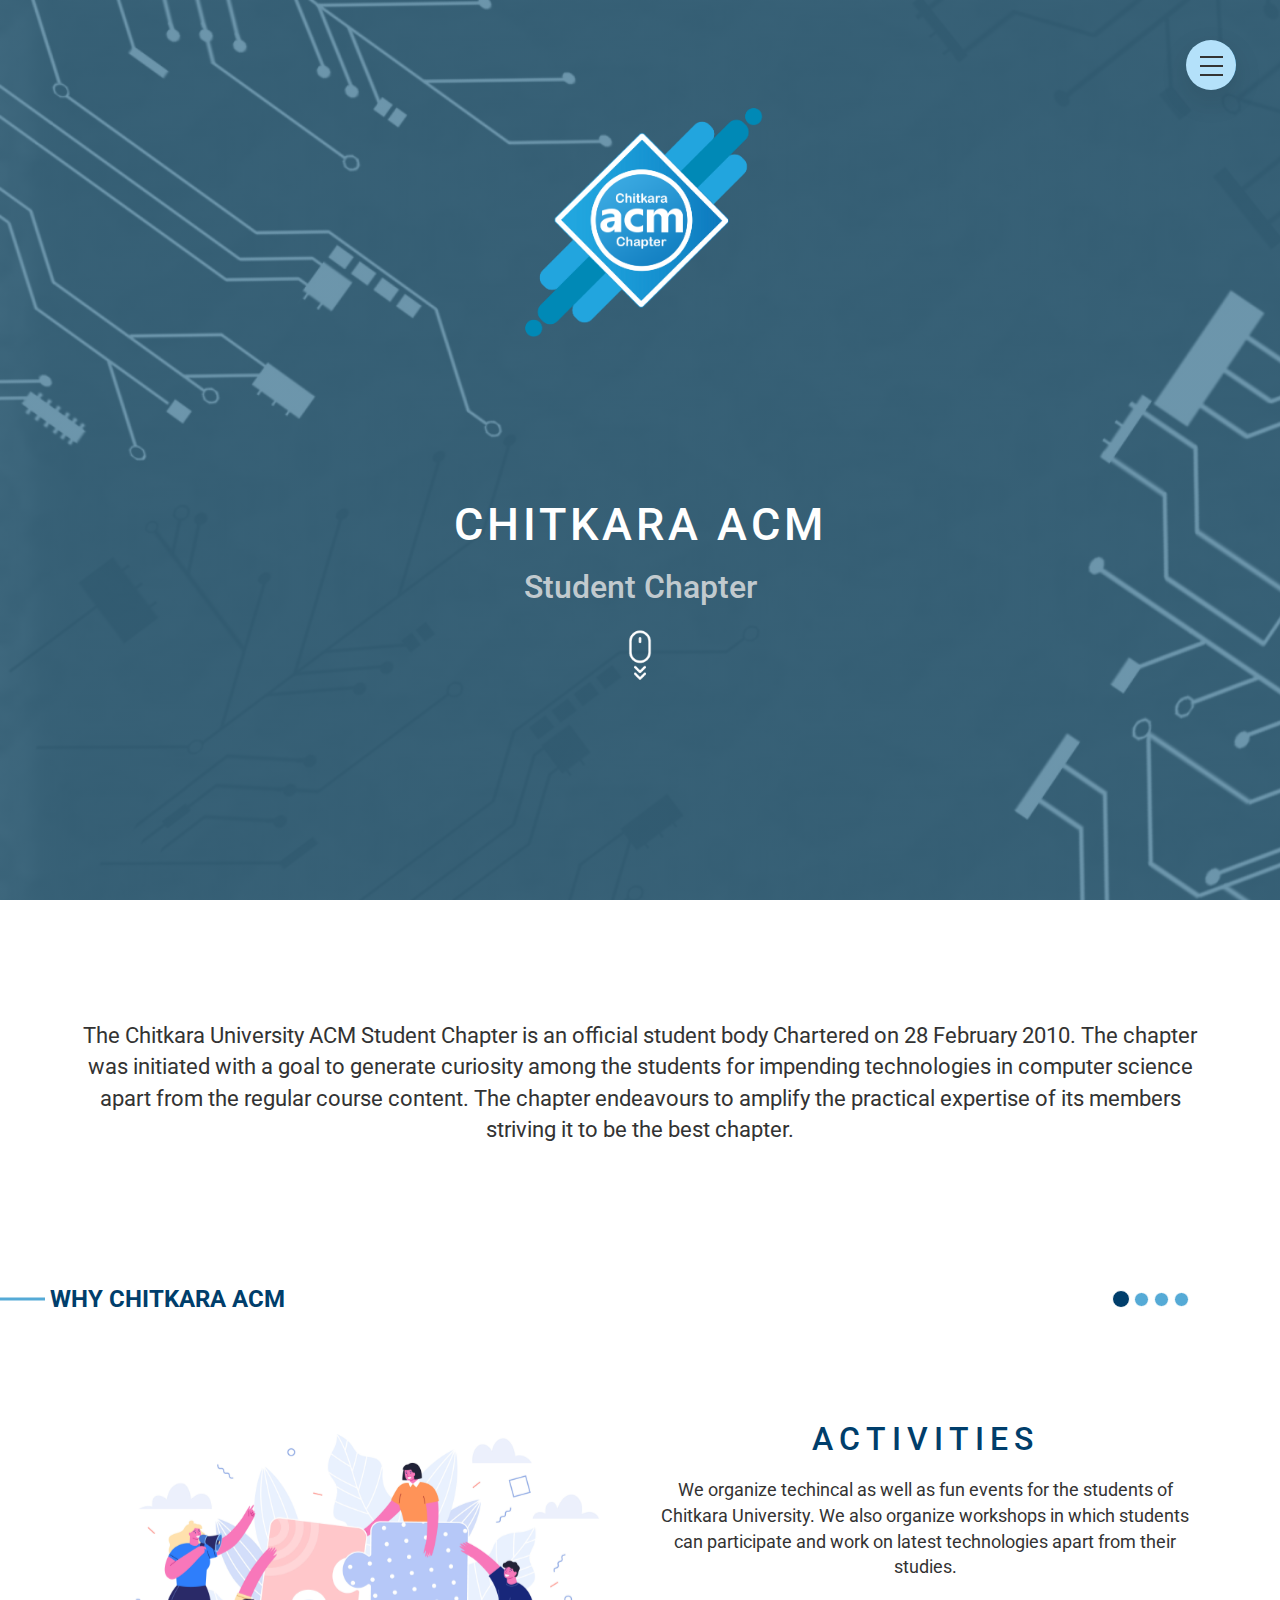
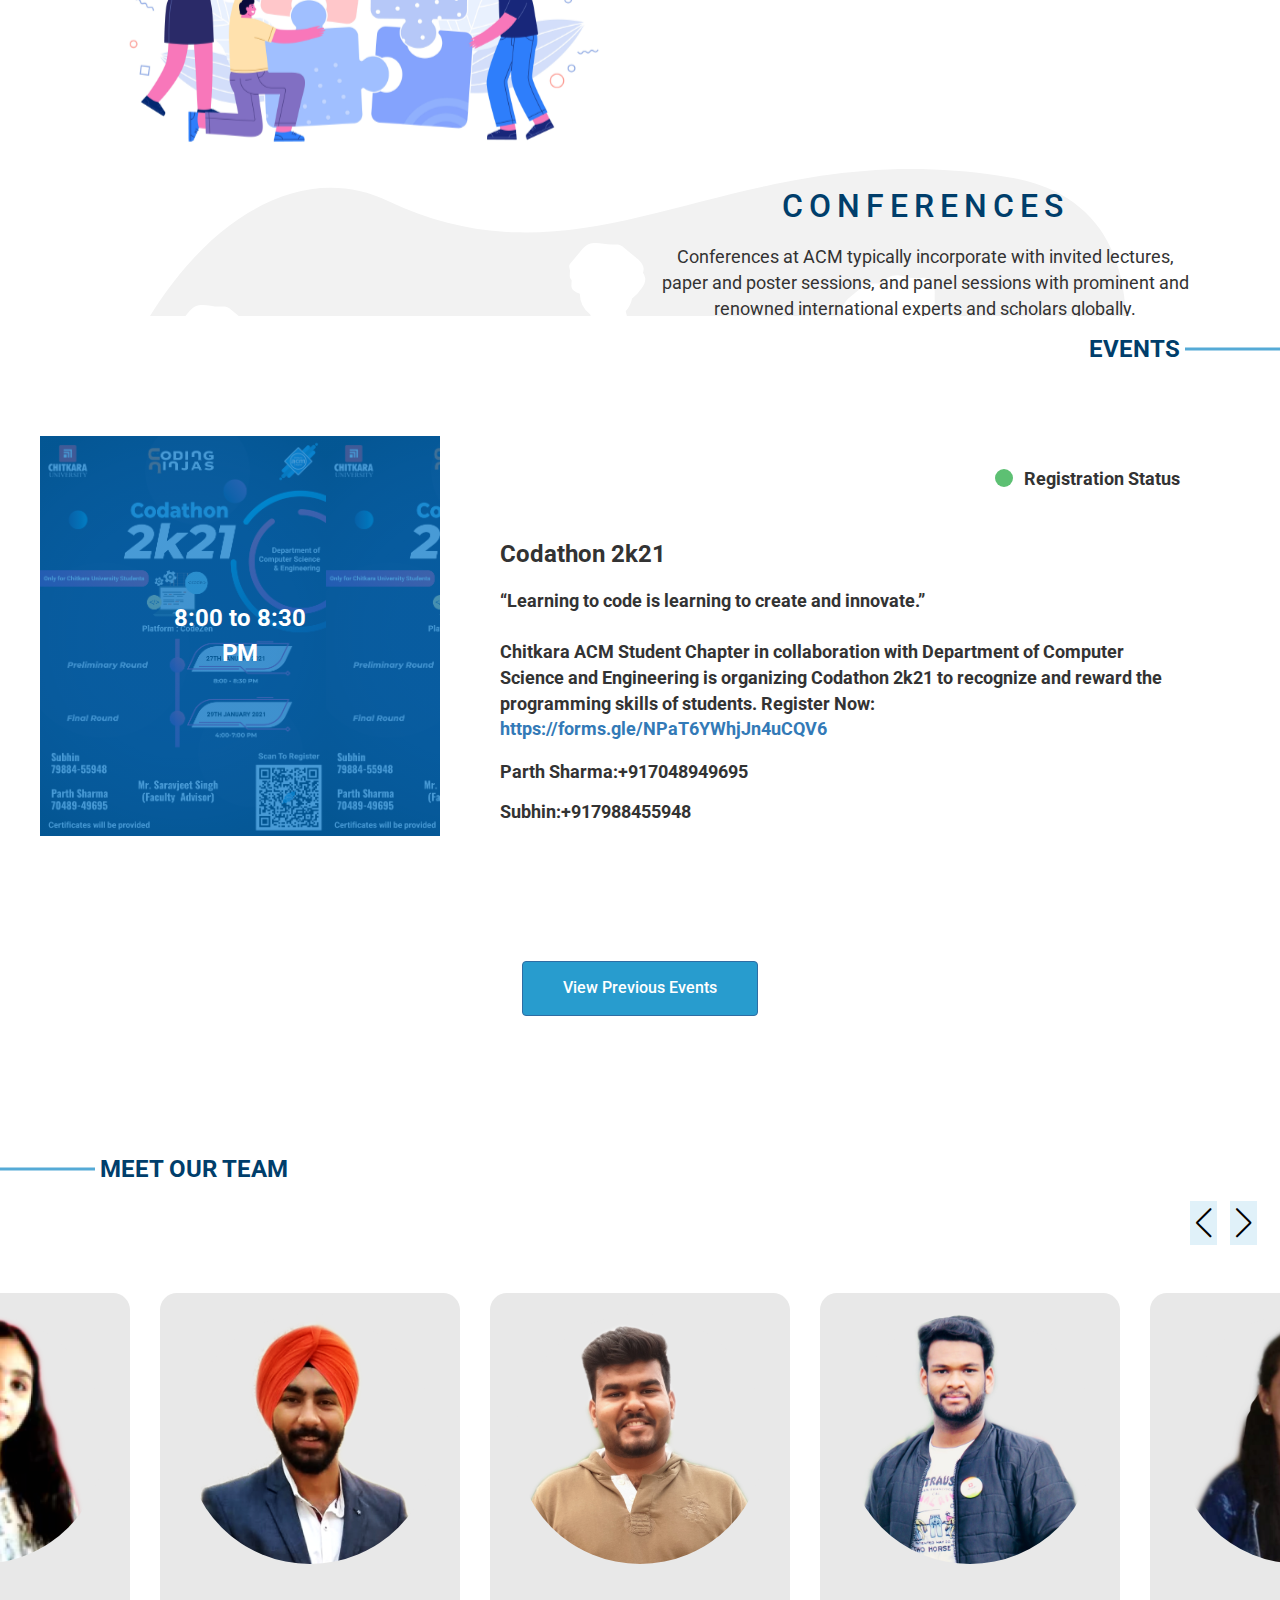
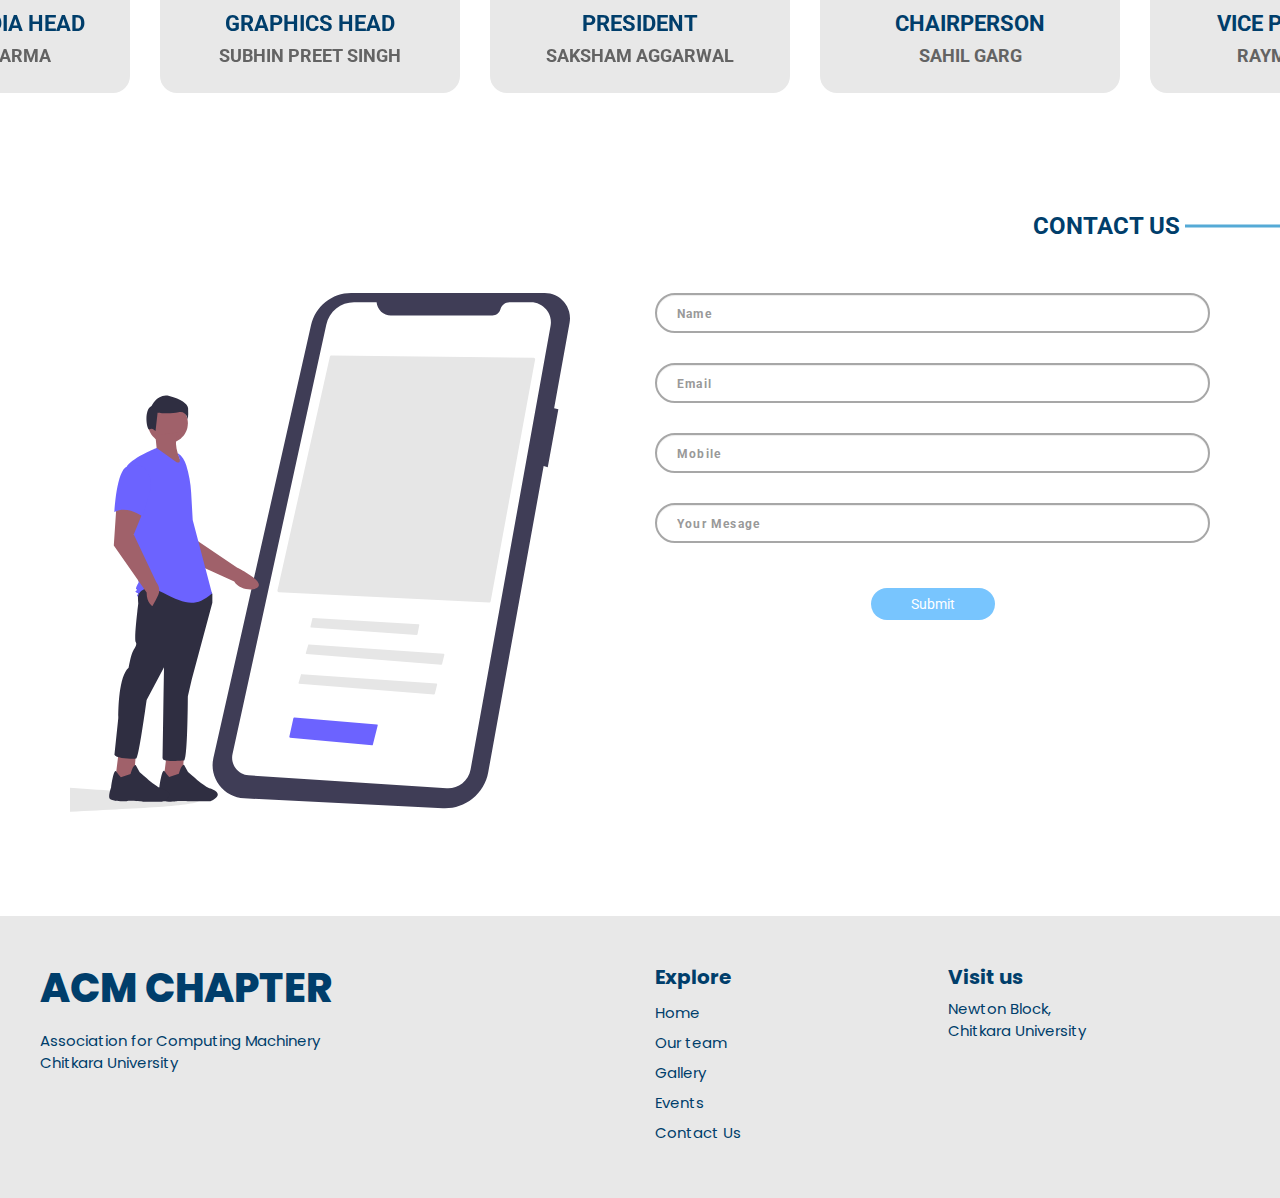
<file: index.html>
<!DOCTYPE html>
<html lang="en">

<head>
    <meta charset="UTF-8">
    <meta name="viewport" content="width=device-width, initial-scale=1.0">
    <title>ACM Student Chapter</title>
    <link rel="stylesheet" href="https://cdn.jsdelivr.net/npm/bootstrap@4.5.3/dist/css/bootstrap.min.css"
        integrity="sha384-TX8t27EcRE3e/ihU7zmQxVncDAy5uIKz4rEkgIXeMed4M0jlfIDPvg6uqKI2xXr2" crossorigin="anonymous">
    <link rel="preconnect" href="https://fonts.gstatic.com">
    <link rel="stylesheet" href="https://unpkg.com/swiper/swiper-bundle.min.css">
    <link rel="stylesheet" href="https://cdnjs.cloudflare.com/ajax/libs/font-awesome/5.15.1/css/all.min.css"
        integrity="sha512-+4zCK9k+qNFUR5X+cKL9EIR+ZOhtIloNl9GIKS57V1MyNsYpYcUrUeQc9vNfzsWfV28IaLL3i96P9sdNyeRssA=="
        crossorigin="anonymous" />
    <link href="https://fonts.googleapis.com/css2?family=Roboto:wght@300;400;500;700;900&display=swap" rel="stylesheet">
    <link rel="stylesheet" href="https://maxcdn.bootstrapcdn.com/bootstrap/3.4.1/css/bootstrap.min.css">
    <link rel="stylesheet" href="./assets/css/index.css">
    <link rel="stylesheet" href="./assets/css/home.css">
</head>

<body>
    <header>
        <div class="navigation">
            <input type="checkbox" class="navigation_checkbox" id="navi-toggle">
            <label for="navi-toggle" class="navigation_button">
                <span class="navigation_icon">&nbsp;</span>
            </label>
            <div class="navigation_background">&nbsp;</div>
            <nav class="navigation_nav">
                <ul class="navigation_list">
                    <li class="navigation_item"><a href="index.html" class="navigation_link">Home</a></li>
                    <li class="navigation_item"><a href="office-bearers.html" class="navigation_link">Our Team</a></li>
                    <!-- <li class="navigation_item"><a href="aboutus.html" class="navigation_link">About us</a></li> -->
                    <li class="navigation_item"><a href="gallery.html" class="navigation_link">Gallery</a></li>
                    <li class="navigation_item"><a href="events.html" class="navigation_link">Events</a></li>
                    <li class="navigation_item"><a href="contactus.html" class="navigation_link">Contact us</a></li>
                </ul>
            </nav>
            <section id="hero">

                <img loading="lazy" src="./assets/images/acmLogo (1) 1.png" alt="Logo" class="acm-logo">
                <div class="container hero-header">
                    <h1>Chitkara Acm</h1>
                    <h3>Student Chapter</h3>
                    <a href="#about"><img loading="lazy" src="./assets/images/noun_mouse scroll_496855 1.png" alt="Scroll"></a>


                </div>
            </section>
        </div>
    </header>

    <main>
        <section id="about">

            <div class="container about-container">
                <div class="container about">
                    The Chitkara University ACM Student Chapter is an official student body Chartered on 28 February
                    2010. The chapter was initiated with a goal to generate curiosity among the students for impending
                    technologies in computer science apart from the regular course content. The chapter endeavours to
                    amplify the practical expertise of its members striving it to be the best chapter.
                </div>
            </div>
        </section>

        <section id="why-acm">
            <h2 class="why-acm-heading">Why Chitkara Acm <span class="why-acm-heading-line"></span></h2>

            <div id="carouselExampleIndicators" class="carousel slide" data-ride="carousel">
                <ol class="carousel-indicators">
                    <li data-target="#carouselExampleIndicators" data-slide-to="0" class="active"></li>
                    <li data-target="#carouselExampleIndicators" data-slide-to="1"></li>
                    <li data-target="#carouselExampleIndicators" data-slide-to="2"></li>
                    <li data-target="#carouselExampleIndicators" data-slide-to="3"></li>
                </ol>
                <div class="carousel-inner">
                    <div class="carousel-item active">
                        <div class="row container carousel-slide">
                            <div class="col-sm-6"><img loading="lazy" src="./assets/images/Activities.svg" class="d-block w-100"
                                    alt="...">
                            </div>
                            <div class="col-sm-6 slide-content">
                                <h2>Activities</h2>
                                <p>We organize techincal as well as fun events for the students of Chitkara University.
                                    We
                                    also organize workshops in which students can participate and work on latest
                                    technologies apart from their studies.</p>
                            </div>
                        </div>


                    </div>
                    <div class="carousel-item ">
                        <div class="row container carousel-slide">
                            <div class="col-sm-6"><img loading="lazy" src="./assets/images/conference.svg" class="d-block w-100"
                                    alt="...">
                            </div>
                            <div class="col-sm-6 slide-content">
                                <h2>CONFERENCES</h2>
                                <p>Conferences at ACM typically incorporate with invited lectures, paper and poster
                                    sessions, and panel sessions with prominent and renowned international experts and
                                    scholars globally.</p>
                            </div>
                        </div>


                    </div>
                    <div class="carousel-item ">
                        <div class="row container carousel-slide">
                            <div class="col-sm-6"><img loading="lazy" src="./assets/images/mentoring.svg" class="d-block w-100"
                                    alt="...">
                            </div>
                            <div class="col-sm-6 slide-content">
                                <h2>MENTORING</h2>
                                <p>We have Best Mentors who guide us at every step we take for the ACM Chapter.We have a
                                    strong team filled with developers, designers and managers who always stand to work
                                    for ACM.</p>
                            </div>
                        </div>


                    </div>
                    <div class="carousel-item ">
                        <div class="row container carousel-slide">
                            <div class="col-sm-6"><img loading="lazy" src="./assets/images/join.svg" class="d-block w-100" alt="...">
                            </div>
                            <div class="col-sm-6 slide-content">
                                <h2>HOW TO JOIN ?</h2>
                                <p>We conduct interviews for students of Chitkara University.The students who clear the
                                    interview will be registerd at ACM India. Then the student will be the official
                                    member of ACM Chapter.</p>
                            </div>
                        </div>


                    </div>

                </div>

            </div>
        </section>

        <section id="events">
            <h2 class="events-heading">Events<span class="events-heading-line"></span></h2>
            <div class="container event-container">
                <div class="row event">
                    <div class="col-md-4 event-image">
                        <span>8:00 to 8:30 </span><span>PM</span>


                    </div>
                    <div class="col-md-8 event-content">
                        <div class="registration">
                            <span class="registration-heading"><span class="registration-dot"></span>Registration
                                Status</span>
                        </div>
                        <div class="content">
                            <div>
                                <h2>Codathon 2k21</h2>
                                <p><q>Learning to code is learning to create and innovate.</q><br><br>
                                    Chitkara ACM Student Chapter in collaboration with Department of Computer Science
                                    and Engineering is organizing Codathon 2k21 to recognize and reward the programming
                                    skills of students.
                                    Register Now: <a href="https://forms.gle/NPaT6YWhjJn4uCQV6"
                                        target="_blank">https://forms.gle/NPaT6YWhjJn4uCQV6</a>
                                </p>
                            </div>
                            <div>
                                <h4>Parth Sharma:+917048949695<br><br>
                                    Subhin:+917988455948</h4>
                                <!-- <h4>Event Venue</h4> -->
                            </div>


                        </div>

                    </div>
                </div>
                <!-- <div class="row event">
                    <div class="col-md-4 event-image b">
                        <span>08:00 - 10:30 </span><span>AM</span>


                    </div>
                    <div class="col-md-8 event-content">
                        <div class="registration">
                            <span class="registration-heading"><span class="registration-dot"></span>Registration
                                Status</span>
                        </div>
                        <div class="content">
                            <div>
                                <h2>Event title</h2>
                                <p>Lorem ipsum dolor sit amet, consectetur adipisicing elit. Aliquam cupiditate dolore
                                    ea
                                    explicabo iste temporibus.

                                </p>
                            </div>
                            <div>
                                <h4>Event Host</h4>
                                <h4>Event Venue</h4>
                            </div>


                        </div>

                    </div>
                </div> -->
                <div class="container event-button">
                    <a href="events.html"><button class="btn btn-primary previous-event-button" type="submit">View
                            Previous
                            Events</button></a>
                </div>

            </div>
        </section>
        <section id="team">
            <h2 class="team-heading">Meet our team<span class="why-acm-heading-line"></span></h2>
            <div class="swiper-container">
                <div class="swiper-wrapper">
                    <div class="swiper-slide"><img loading="lazy" src="./assets/images/saksham-4.png" alt="">
                        <span class="des">PRESIDENT<br><span class="name">SAKSHAM AGGARWAL</span></span>
                    </div>
                    <div class="swiper-slide"><img loading="lazy" src="./assets/images/sahil.png" alt="">
                        <span class="des">CHAIRPERSON<br><span class="name">SAHIL GARG</span></span>
                    </div>
                    <div class="swiper-slide"><img loading="lazy" src="./assets/images/rayman.png" alt="">
                        <span class="des">VICE PRESIDENT<br><span class="name">RAYMAN KAUR</span></span>
                    </div>
                    <div class="swiper-slide"><img loading="lazy" src="./assets/images/samridhi.png" alt="">
                        <span class="des">ON-CHAIR<br><span class="name">SAMRIDHI</span></span>
                    </div>
                    <div class="swiper-slide"><img loading="lazy" src="./assets/images/yash.png" alt="">
                        <span class="des">JOINT SECRETARY<br><span class="name">YASH MUNJAL</span></span>
                    </div>
                    <div class="swiper-slide"><img loading="lazy" src="./assets/images/vaibhav.png" alt="">
                        <span class="des">GENERAL SECRETARY<br><span class="name">VAIBHAV CHOTANI</span></span>
                    </div>
                    <div class="swiper-slide"><img loading="lazy" src="./assets/images/Ellipse 7.png" alt="">
                        <span class="des">WEB MASTER<br><span class="name">ANMOL BANSAL</span></span>
                    </div>
                    <div class="swiper-slide"><img loading="lazy" src="./assets/images/mohit.png" alt="">
                        <span class="des">ANDROID HEAD<br><span class="name">MOHIT CHACHRA</span></span>
                    </div>
                    <div class="swiper-slide"><img loading="lazy" src="./assets/images/kaushiki.png" alt="">
                        <span class="des">TREASURER<br><span class="name">KAUSHIKI SHARMA</span></span>
                    </div>
                    <div class="swiper-slide"><img loading="lazy" src="./assets/images/dhruv.png" alt="">
                        <span class="des">EXECUTIVE HEAD<br><span class="name">DHRUV GARG</span></span>
                    </div>
                    <div class="swiper-slide"><img loading="lazy" src="./assets/images/ishika.png" alt="">
                        <span class="des">EXECUTIVE HEAD<br><span class="name">ISHIKA GARG</span></span>
                    </div>
                    <div class="swiper-slide"><img loading="lazy" src="./assets/images/komal.png" alt="">
                        <span class="des">PROMOTION HEAD<br><span class="name">KOMAL CHAWLA</span></span>
                    </div>
                    <div class="swiper-slide"><img loading="lazy" src="./assets/images/parth.png" alt="">
                        <span class="des">MEDIA HEAD<br><span class="name">PARTH SHARMA</span></span>
                    </div>
                    <div class="swiper-slide"><img loading="lazy" src="./assets/images/prableen.png" alt="">
                        <span class="des">EDITORIAL HEAD<br><span class="name">PRABLEEN KAUR</span></span>
                    </div>
                    <div class="swiper-slide"><img loading="lazy" src="./assets/images/anjali.png" alt="">
                        <span class="des">SOCIAL MEDIA HEAD<br><span class="name">ANJALI SHARMA</span></span>
                    </div>
                    <div class="swiper-slide"><img loading="lazy" src="./assets/images/subhin.png" alt="">
                        <span class="des">GRAPHICS HEAD<br><span class="name">SUBHIN PREET SINGH</span></span>
                    </div>
                </div>
                <!-- Add Pagination -->

                <!-- Add Arrows -->
                <div class="arrow">
                    <div class="swiper-button-prev swiper-button"></div>
                    <div class="swiper-button-next swiper-button"></div>

                </div>

            </div>
        </section>
        <section id="contact">
            <h2 class="contact-heading">Contact us<span class="contact-heading-line"></span></h2>
            <div class="contact-container container row">
                <div class="container col-md-6 contact-image">
                    <img loading="lazy" src="./assets/images/undraw_my_app_grf2 1.svg" alt="contact-us">
                </div>
                <div class="container col-md-6 contact-form">
                    <form>
                        <div class="form-group">
                            <input type="text" class="form-control" id="exampleInputEmail1" placeholder="Name"
                                aria-describedby="emailHelp">
                            <input type="email" class="form-control" id="exampleInputEmail1" placeholder="Email"
                                aria-describedby="emailHelp">
                            <input type="text" class="form-control" id="exampleInputEmail1" placeholder="Mobile"
                                aria-describedby="emailHelp">
                            <input type="text" class="form-control" id="exampleInputEmail1" placeholder="Your Mesage"
                                aria-describedby="emailHelp">
                        </div>
                        <div class="submit-button"><button type="submit"
                                class="btn btn-primary form-submit">Submit</button></div>

                    </form>
                </div>
            </div>
        </section>
    </main>
    <div class="container-fluid footer" style="background-color: #e8e8e8;">
        <div class="row">
            <div class="col-sm-6 footerLeft">
                <h2>ACM CHAPTER</h2>
                <p>Association for Computing Machinery<br> Chitkara University</p>
            </div>
            <div class="col-sm-6 footerRight">
                <div class="col-xs-6 footerLinks">
                    <h4>Explore</h4>
                    <a href="index.html">Home</a><br>
                    <a href="office-bearers.html">Our team</a><br>
                    <a href="gallery.html">Gallery</a><br>
                    <a href="events.html">Events</a><br>
                    <a href="contactus.html">Contact Us</a>

                </div>
                <div class="col-xs-6">
                    <h4>Visit us</h4>
                    <a href="https://g.page/ChitkaraU?share">Newton Block,<br> Chitkara University</a>
                    <br>
                    <a href="https://www.facebook.com/ACMChitkara/?ti=as"><i class="fab fa-facebook fa-2x"></i></a>
                    <a href="https://instagram.com/acmciet?igshid=135hznbgp2xy"><i
                            class="fab fa-instagram fa-2x"></i></a>
                    <a href="https://www.linkedin.com/company/chitkara-acm-student-chapter"><i
                            class="fab fa-linkedin fa-2x"></i></a>
                    <a href="https://twitter.com/acmchitkara"><i class="fab fa-twitter fa-2x"></i></a>
                    <a href="https://play.google.com/store/apps/details?id=acm.chitkara_offical"><i
                            class="fab fa-google-play"></i></a>
                </div>
            </div>
        </div>
    </div>
    <script src="https://unpkg.com/swiper/swiper-bundle.min.js"></script>
    <!-- Initialize Swiper -->
    <script>
        var swiper = new Swiper('.swiper-container', {
            grabCursor: true,
            centeredSlides: true,
            slidesPerView: "auto",
            spaceBetween: 30,
            loop: true,
            pagination: {
                el: '.swiper-pagination',
                clickable: true,
            },
            navigation: {
                nextEl: '.swiper-button-next',
                prevEl: '.swiper-button-prev',
            },
        });
    </script>

    <script src="https://code.jquery.com/jquery-3.5.1.slim.min.js"
        integrity="sha384-DfXdz2htPH0lsSSs5nCTpuj/zy4C+OGpamoFVy38MVBnE+IbbVYUew+OrCXaRkfj"
        crossorigin="anonymous"></script>
    <script src="https://cdn.jsdelivr.net/npm/bootstrap@4.5.3/dist/js/bootstrap.bundle.min.js"
        integrity="sha384-ho+j7jyWK8fNQe+A12Hb8AhRq26LrZ/JpcUGGOn+Y7RsweNrtN/tE3MoK7ZeZDyx"
        crossorigin="anonymous"></script>
</body>

</html>
</file>
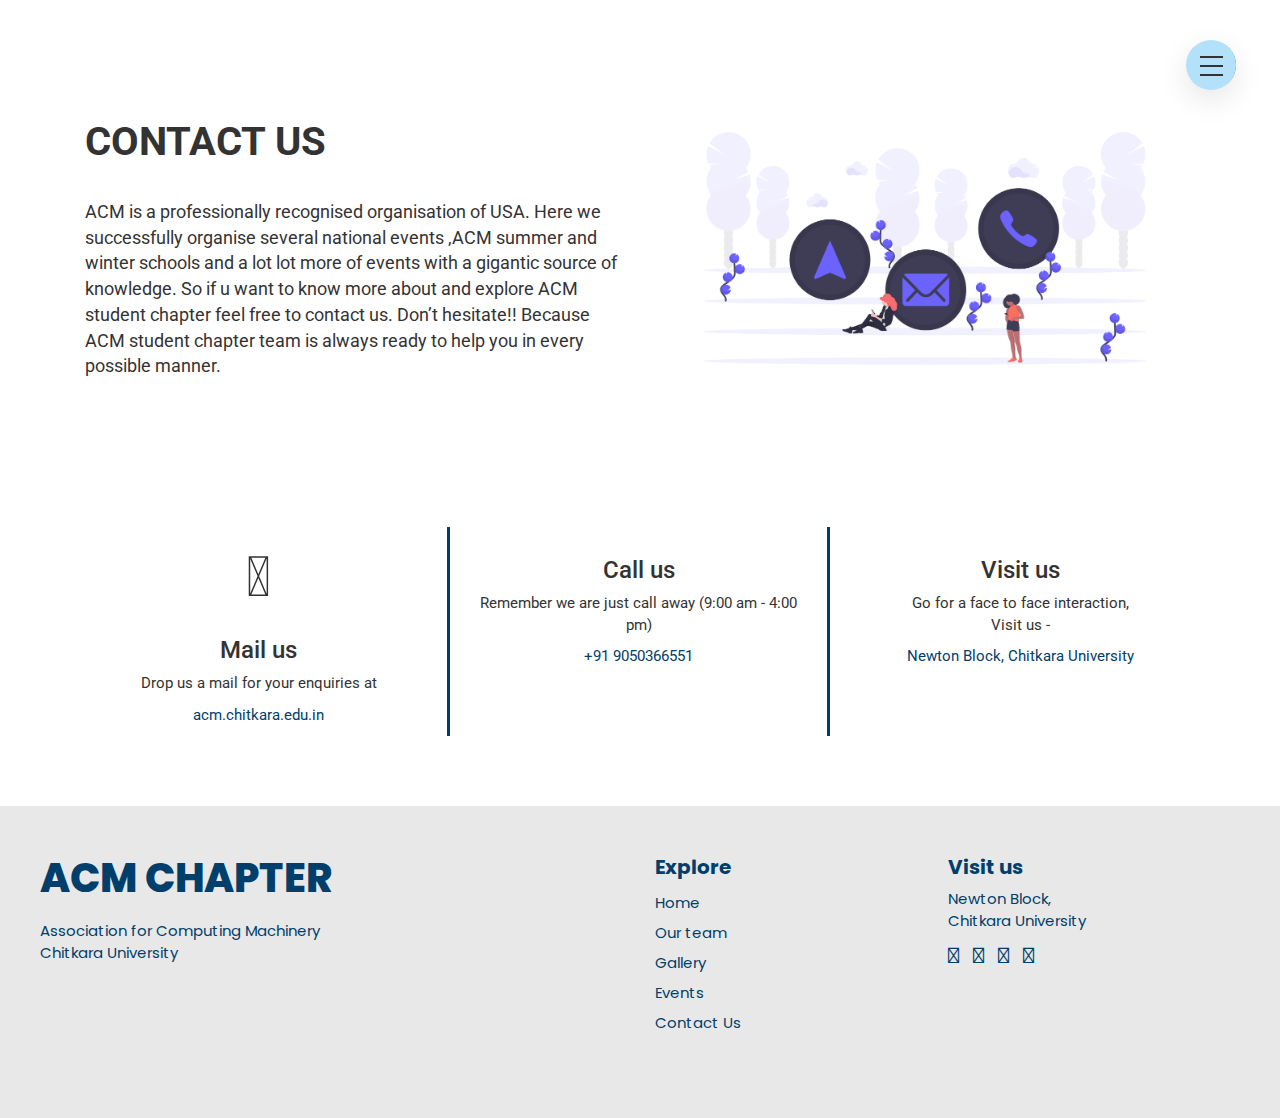
<file: contactus.html>
<!DOCTYPE html>
<html lang="en">

<head>
	<meta charset="UTF-8">
	<meta name="viewport" content="width=device-width,initial-scale=1.0">
	<title>Contact Us</title>
</head>
<link rel="stylesheet" href="https://stackpath.bootstrapcdn.com/bootstrap/4.3.1/css/bootstrap.min.css" integrity="sha384-ggOyR0iXCbMQv3Xipma34MD+dH/1fQ784/j6cY/iJTQUOhcWr7x9JvoRxT2MZw1T" crossorigin="anonymous">
<link rel="stylesheet" href="https://cdnjs.cloudflare.com/ajax/libs/font-awesome/5.15.1/css/all.min.css"
	integrity="sha512-+4zCK9k+qNFUR5X+cKL9EIR+ZOhtIloNl9GIKS57V1MyNsYpYcUrUeQc9vNfzsWfV28IaLL3i96P9sdNyeRssA=="
	crossorigin="anonymous" />
<link rel="stylesheet" href="assets/css/index.css">
<link rel="stylesheet" href="assets/css/contactus.css">
<link rel="stylesheet" href="https://maxcdn.bootstrapcdn.com/bootstrap/3.4.1/css/bootstrap.min.css">
<link rel="stylesheet" href="https://cdnjs.cloudflare.com/ajax/libs/font-awesome/4.7.0/css/font-awesome.min.css">
<script src="https://ajax.googleapis.com/ajax/libs/jquery/3.5.1/jquery.min.js"></script>
<script src="https://maxcdn.bootstrapcdn.com/bootstrap/3.4.1/js/bootstrap.min.js"></script>
<!-- <style>
	#header>div>p {
		font-size: medium;
		letter-spacing: 1px;
		font-size: 18px;
		line-height: 30px;
	}

	#header>div>h1 {
		margin-bottom: 40px;
	}

	#header {
		margin-top: 180px;
	}

	@media(max-width: 991px) {
		#header>div>img {
			margin-top: 70px;
		}
	}
</style> -->

<body>
    <div class="container-fluid navigation">
        <input type="checkbox" class="navigation_checkbox" id="navi-toggle">
        <label for="navi-toggle" class="navigation_button">
            <span class="navigation_icon">&nbsp;</span>
        </label>
        <div class="navigation_background">&nbsp;</div>
        <nav class="navigation_nav">
            <ul class="navigation_list">
                <li class="navigation_item"><a href="index.html" class="navigation_link">Home</a></li>
                <li class="navigation_item"><a href="office-bearers.html" class="navigation_link">Our Team</a></li>
               <!-- <li class="navigation_item"><a href="aboutus.html" class="navigation_link">About us</a></li> -->
                <li class="navigation_item"><a href="gallery.html" class="navigation_link">Gallery</a></li>
                <li class="navigation_item"><a href="events.html" class="navigation_link">Events</a></li>
                <li class="navigation_item"><a href="contactus.html" class="navigation_link">Contact us</a></li>
            </ul>
        </nav>
        <div class="container">
            <div id="header" class="row">
                <div class="col-md-6"> 
                    <h1>CONTACT US</h1>
                    <p>ACM is a professionally recognised organisation of USA. Here we successfully organise several national events ,ACM summer and winter schools and a lot lot more of events with a gigantic source of knowledge. So if u want to know more about and explore ACM student chapter feel free to contact us. Don’t hesitate!! Because ACM student chapter team is always ready to help you in every possible manner.</p>
                </div>
                <div class="col-md-6">
                    <img src="assets/images/contactus_illustration.png" alt="Gallery" class="img-responsive" loading='lazy'>
                </div>
            </div>
        </div>
    </div>
    <div class="container" style="margin-bottom: 40px;">
        <div class="row">
          <div class="col-md-4 xy">
           <div class="contents">
            <div class="front">
              <i class="fas fa-envelope fa-4x"></i>
              <h3>Mail us</h3>
            </div>
            <div class="back">
              <p >Drop us a mail for your enquiries
                at<br></p>

                  <div style="color: rgb(0,62,107); font-size: 1.5rem;"> acm.chitkara.edu.in</div>
            </div>
           </div>
          </div>
          <div class="col-md-4 xy">
            <div class="contents">
              <div class="front">
                <i class="fas fa-phone-alt fa-4x"></i>
                <h3>Call us</h3>
              </div>
              <div class="back">
                <p>Remember we are just call away
                    (9:00 am - 4:00 pm)<br></p>
  
                    <div style="color: rgb(0,62,107); font-size: 1.5rem;"> +91 9050366551</div>
              </div>
             </div>
          </div>
          <div class="col-md-4">
            
            <div class="contents">
              <div class="front">
                <i class="fas fa-map-marker-alt fa-4x"></i>
                <h3>Visit us</h3>
              </div>
              <div class="back">
                <p>Go for a face to face interaction,<br>
                  Visit us -</p>
  
                    <p style="color: rgb(0,62,107); font-size: 1.5rem;"> Newton Block, Chitkara University</p>
              </div>
             </div>
          </div>
        </div>
      </div>
<!-- <h2 class="social">CONNECT SOCIALLY</h2>
<div class="container">
  <div class="row">
    
    <div>
      <ul class="social-network social-circle">
        <li><a href="#" class="icoRss" title="Rss"><i class="fa fa-instagram"></i></a></li>
        <li><a href="#" class="icoFacebook" title="Facebook"><i class="fa fa-facebook"></i></a></li>
        <li><a href="#" class="icoTwitter" title="Twitter"><i class="fa fa-twitter"></i></a></li>
        <li><a href="#" class="icoGoogle" title="Google +"><i class="fa fa-google-plus"></i></a></li>
        <li><a href="#" class="icoLinkedin" title="Linkedin"><i class="fa fa-linkedin"></i></a></li>
      </ul>
    </div>
  </div>
</div> -->
<div class="container-fluid footer" style="background-color: #e8e8e8;">
  <div class="row">
     <div class="col-sm-6 footerLeft">
        <h2 >ACM CHAPTER</h2>
        <p >Association for Computing Machinery<br> Chitkara University</p>
     </div>
     <div class="col-sm-6 footerRight" >
        <div class="col-xs-6 footerLinks">
           <h4>Explore</h4>
           <a href="index.html">Home</a><br>
           <a href="office-bearers.html">Our team</a><br>
           <a href="gallery.html">Gallery</a><br>
           <a href="events.html">Events</a><br>
           <a href="contactus.html">Contact Us</a>
           
        </div>
        <div class="col-xs-6">
           <h4>Visit us</h4>
           <a href="https://g.page/ChitkaraU?share">Newton Block,<br> Chitkara University</a>
           <br>
           <a href="https://www.facebook.com/ACMChitkara/?ti=as"><i class="fab fa-facebook fa-2x"></i></a>
           <a href="https://instagram.com/acmciet?igshid=135hznbgp2xy"><i class="fab fa-instagram fa-2x" ></i></a>
           <a href="https://www.linkedin.com/company/chitkara-acm-student-chapter"><i class="fab fa-linkedin fa-2x"></i></a>
           <a href="https://twitter.com/acmchitkara"><i class="fab fa-twitter fa-2x"></i></a>
           <a href="https://play.google.com/store/apps/details?id=acm.chitkara_offical"><i class="fab fa-google-play"></i></a>
        </div>
     </div>
  </div>
</div>

        <!-- Optional JavaScript -->
		<!-- jQuery first, then Popper.js, then Bootstrap JS -->
		<script src="https://code.jquery.com/jquery-3.5.1.slim.min.js"
        integrity="sha384-DfXdz2htPH0lsSSs5nCTpuj/zy4C+OGpamoFVy38MVBnE+IbbVYUew+OrCXaRkfj"
        crossorigin="anonymous"></script>
    <script src="https://cdn.jsdelivr.net/npm/popper.js@1.16.1/dist/umd/popper.min.js"
        integrity="sha384-9/reFTGAW83EW2RDu2S0VKaIzap3H66lZH81PoYlFhbGU+6BZp6G7niu735Sk7lN"
        crossorigin="anonymous"></script>
    <script src="https://stackpath.bootstrapcdn.com/bootstrap/4.5.2/js/bootstrap.min.js"
        integrity="sha384-B4gt1jrGC7Jh4AgTPSdUtOBvfO8shuf57BaghqFfPlYxofvL8/KUEfYiJOMMV+rV"
        crossorigin="anonymous"></script>
        <script src='https://cdnjs.cloudflare.com/ajax/libs/jquery/2.1.3/jquery.min.js'></script>

	

	

</body>

</html>
</file>
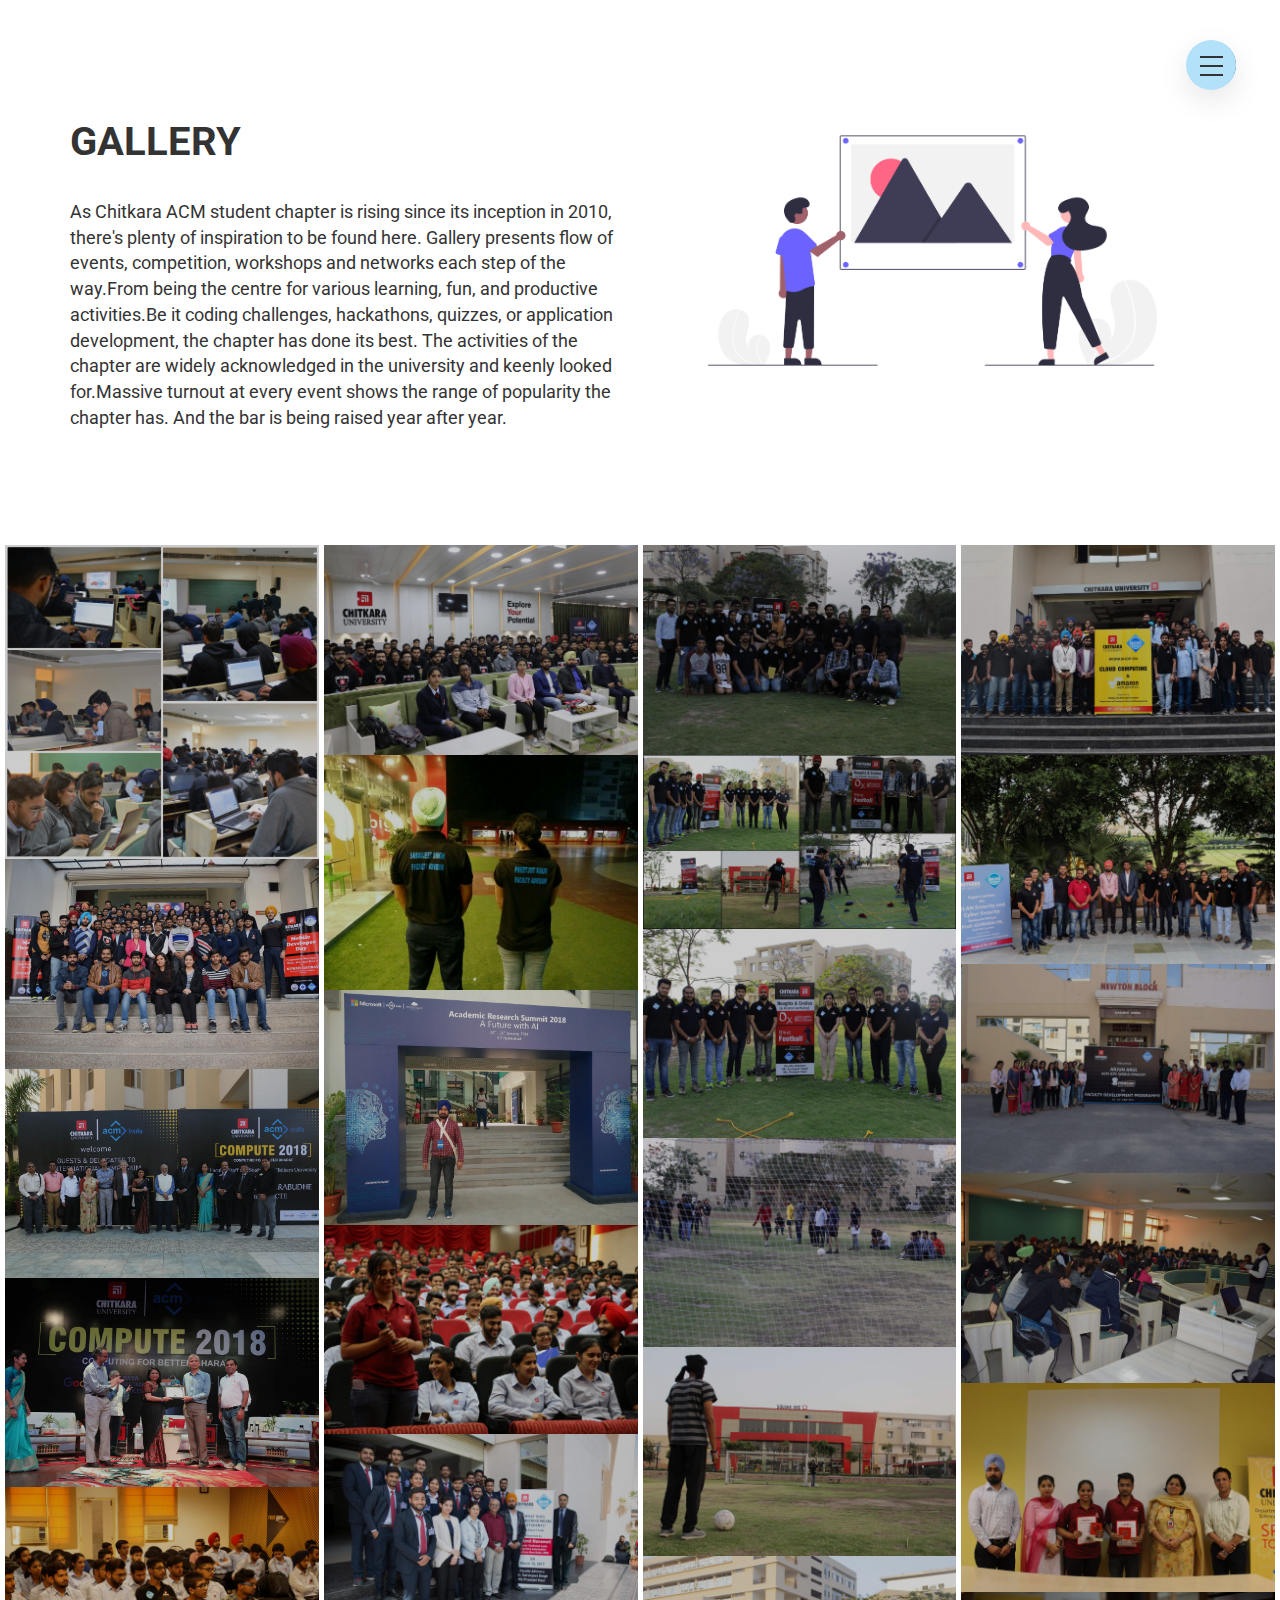
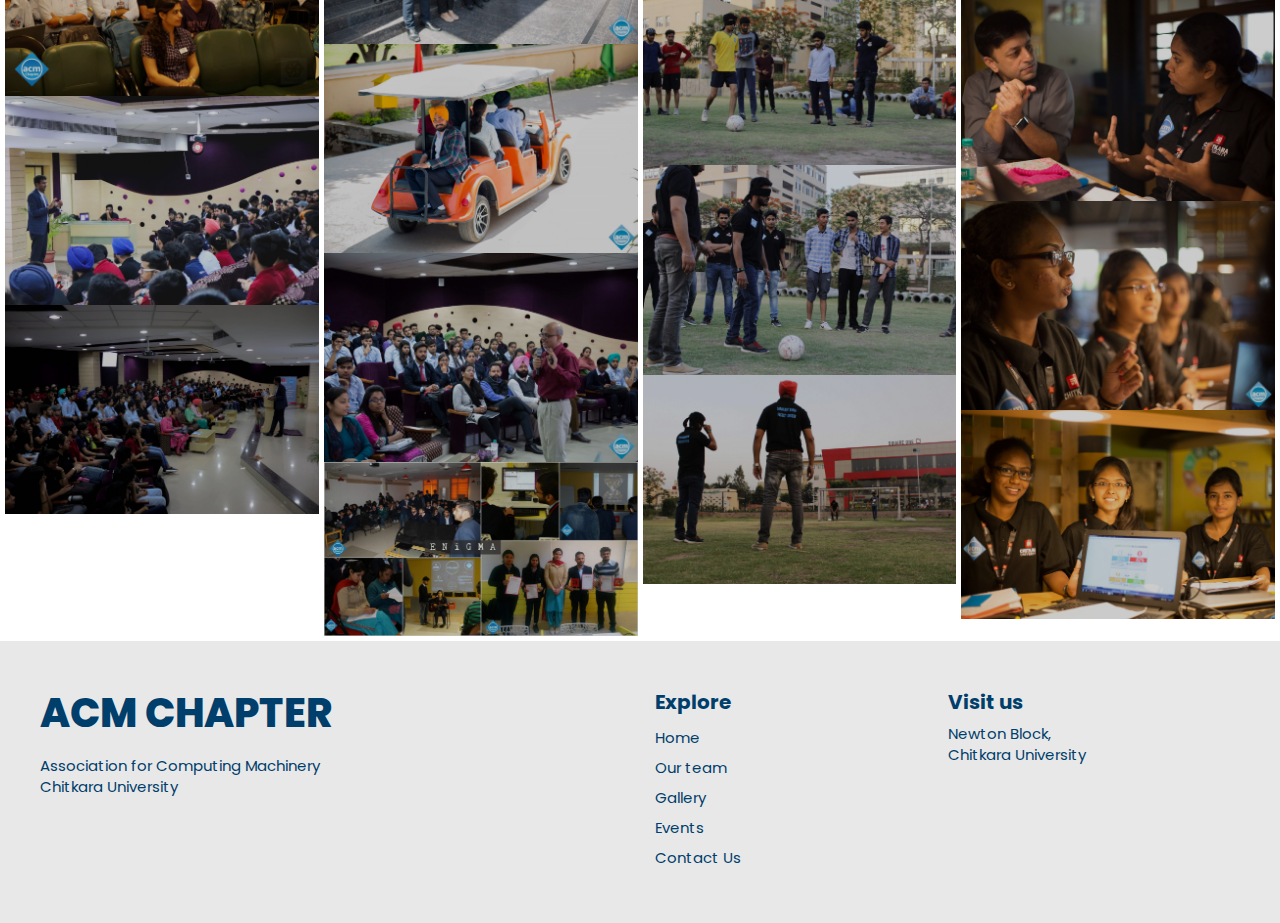
<file: gallery.html>
<!DOCTYPE html>
<html lang="en">

<head>
	<meta charset="UTF-8">
	<meta name="viewport" content="width=device-width,initial-scale=1.0">
	<title>Gallery</title>
</head>
<link rel="stylesheet" href="https://cdnjs.cloudflare.com/ajax/libs/font-awesome/5.15.1/css/all.min.css"
	integrity="sha512-+4zCK9k+qNFUR5X+cKL9EIR+ZOhtIloNl9GIKS57V1MyNsYpYcUrUeQc9vNfzsWfV28IaLL3i96P9sdNyeRssA=="
	crossorigin="anonymous" />
<link rel="stylesheet" href="assets/css/index.css">
<link rel="stylesheet" href="assets/css/gallery.css">
<link rel="stylesheet" href="https://maxcdn.bootstrapcdn.com/bootstrap/3.4.1/css/bootstrap.min.css">
<script src="https://ajax.googleapis.com/ajax/libs/jquery/3.5.1/jquery.min.js"></script>
<script src="https://maxcdn.bootstrapcdn.com/bootstrap/3.4.1/js/bootstrap.min.js"></script>
<!-- <style>
	#header>div>p {
		font-size: medium;
		letter-spacing: 1px;
		font-size: 18px;
		line-height: 30px;
	}

	#header>div>h1 {
		margin-bottom: 40px;
	}

	#header {
		margin-top: 180px;
	}

	@media(max-width: 991px) {
		#header>div>img {
			margin-top: 70px;
		}
	}
</style> -->

<body>
    <div class="container-fluid navigation">
        <input type="checkbox" class="navigation_checkbox" id="navi-toggle">
        <label for="navi-toggle" class="navigation_button">
            <span class="navigation_icon">&nbsp;</span>
        </label>
        <div class="navigation_background">&nbsp;</div>
        <nav class="navigation_nav">
            <ul class="navigation_list">
                <li class="navigation_item"><a href="index.html" class="navigation_link">Home</a></li>
                <li class="navigation_item"><a href="office-bearers.html" class="navigation_link">Our Team</a></li>
               <!-- <li class="navigation_item"><a href="aboutus.html" class="navigation_link">About us</a></li> -->
                <li class="navigation_item"><a href="gallery.html" class="navigation_link">Gallery</a></li>
				<li class="navigation_item"><a href="events.html" class="navigation_link">Events</a></li>
				<li class="navigation_item"><a href="contactus.html" class="navigation_link">Contact us</a></li>
            </ul>
        </nav>
        <div class="container">
            <div id="header" class="row">
                <div class="col-md-6"> 
                    <h1>GALLERY</h1>
                    <p>
						As Chitkara ACM student chapter is rising since its inception in 2010, there's plenty of 
						inspiration to be found here. Gallery presents flow of events, competition, workshops and networks 
						each step of the way.From being  the centre for various learning, fun, and productive activities.Be 
						it coding challenges, hackathons, quizzes, or application development, the chapter has done its best.
						The activities of the chapter are widely acknowledged in the university and keenly looked for.Massive 
						turnout at every event shows the range of popularity the chapter has. And the bar is being raised year after year.
					</p>
                </div>
                <div class="col-md-6">
                    <img src="assets/images/gallery-hero.png" alt="Gallery" class="img-responsive">
                </div>
            </div>
        </div>
    </div>

        <!-- Gallery -->
        <section id="gallery">
			<img src="assets/images/img-1.jpg" />
			<img src="assets/images/img-2.jpg" />
			<img src="assets/images/img-3.jpg" />
			<img src="assets/images/img-4.jpg" />
			<img src="assets/images/img-5.jpg" />
			<img src="assets/images/img-6.jpg" />
			<img src="assets/images/img-7.jpg" />
			<img src="assets/images/img-8.jpg" />
			<img src="assets/images/img-9.jpg" />
			<img src="assets/images/img-10.jpg" />
			<img src="assets/images/img-11.jpg" />
			<img src="assets/images/img-12.jpg" />
			<img src="assets/images/img-13.jpg" />
			<img src="assets/images/img-14.jpg" />
			<img src="assets/images/img-15.jpg" />
			<img src="assets/images/img-16.jpg" />
			<img src="assets/images/img-17.jpg" />
			<img src="assets/images/img-18.jpg" />
			<img src="assets/images/img-19.jpg" />
			<img src="assets/images/img-20.jpg" />
			<img src="assets/images/img-21.jpg" />
			<img src="assets/images/img-22.jpg" />
			<img src="assets/images/img-23.jpg" />
			<img src="assets/images/img-24.jpg" />
			<img src="assets/images/img-25.jpg" />
			<img src="assets/images/img-26.jpg" />
			<img src="assets/images/img-27.jpg" />
			<img src="assets/images/img-28.jpg" />
			<img src="assets/images/img-29.jpg" />
			<img src="assets/images/img-30.jpg" />
			<img src="assets/images/img-31.jpg" />
		  </section>

		  <div class="lightbox">
			<div class="title"></div>
			<div class="filter"></div>
			<div class="arrowr"></div>
			<div class="arrowl"></div>
			<div class="close"></div>
		  </div>

		  <div class="container-fluid footer" style="background-color: #e8e8e8;">
			<div class="row">
			   <div class="col-sm-6 footerLeft">
				  <h2 >ACM CHAPTER</h2>
				  <p >Association for Computing Machinery<br> Chitkara University</p>
			   </div>
			   <div class="col-sm-6 footerRight" >
				  <div class="col-xs-6 footerLinks">
					 <h4>Explore</h4>
					 <a href="index.html">Home</a><br>
					 <a href="office-bearers.html">Our team</a><br>
					 <a href="gallery.html">Gallery</a><br>
					 <a href="events.html">Events</a><br>
					 <a href="contactus.html">Contact Us</a>
					 
				  </div>
				  <div class="col-xs-6">
					 <h4>Visit us</h4>
					 <a href="https://g.page/ChitkaraU?share">Newton Block,<br> Chitkara University</a>
					 <br>
					 <a href="https://www.facebook.com/ACMChitkara/?ti=as"><i class="fab fa-facebook fa-2x"></i></a>
					 <a href="https://instagram.com/acmciet?igshid=135hznbgp2xy"><i class="fab fa-instagram fa-2x" ></i></a>
					 <a href="https://www.linkedin.com/company/chitkara-acm-student-chapter"><i class="fab fa-linkedin fa-2x"></i></a>
					 <a href="https://twitter.com/acmchitkara"><i class="fab fa-twitter fa-2x"></i></a>
					 <a href="https://play.google.com/store/apps/details?id=acm.chitkara_offical"><i class="fab fa-google-play"></i></a>
				  </div>
			   </div>
			</div>
		 </div>

        <!-- Optional JavaScript -->
		<!-- jQuery first, then Popper.js, then Bootstrap JS -->
		<script src="https://code.jquery.com/jquery-3.5.1.slim.min.js"
        integrity="sha384-DfXdz2htPH0lsSSs5nCTpuj/zy4C+OGpamoFVy38MVBnE+IbbVYUew+OrCXaRkfj"
        crossorigin="anonymous"></script>
    <script src="https://cdn.jsdelivr.net/npm/popper.js@1.16.1/dist/umd/popper.min.js"
        integrity="sha384-9/reFTGAW83EW2RDu2S0VKaIzap3H66lZH81PoYlFhbGU+6BZp6G7niu735Sk7lN"
        crossorigin="anonymous"></script>
    <script src="https://stackpath.bootstrapcdn.com/bootstrap/4.5.2/js/bootstrap.min.js"
        integrity="sha384-B4gt1jrGC7Jh4AgTPSdUtOBvfO8shuf57BaghqFfPlYxofvL8/KUEfYiJOMMV+rV"
        crossorigin="anonymous"></script>
        <script src='https://cdnjs.cloudflare.com/ajax/libs/jquery/2.1.3/jquery.min.js'></script>

	<!-- Gallery Script -->
	<script>
		$(window).load(function () {

			$("section img").click(function () {
				$(".lightbox").fadeIn(300);
				$(".lightbox").append("<img src='" + $(this).attr("src") + "' alt='" + $(this).attr("alt") + "' />");
				$(".filter").css("background-image", "url(" + $(this).attr("src") + ")");
				/*$(".title").append("<h1>" + $(this).attr("alt") + "</h1>");*/
				$("html").css("overflow", "hidden");
				if ($(this).is(":last-child")) {
					$(".arrowr").css("display", "none");
					$(".arrowl").css("display", "block");
				} else if ($(this).is(":first-child")) {
					$(".arrowr").css("display", "block");
					$(".arrowl").css("display", "none");
				} else {
					$(".arrowr").css("display", "block");
					$(".arrowl").css("display", "block");
				}
				$(".navigation_button").css("display", "none");
				$(".navigation_background").css("display", "none");
				$(".footer").css("display", "none");
			});

			$(".close").click(function () {
				$(".lightbox").fadeOut(300);
				// $("h1").remove();
				$(".lightbox img").remove();
				$("html").css("overflow", "auto");
				$(".navigation_button").css("display", "block");
				$(".navigation_background").css("display", "block");
				$(".footer").css("display", "block");
			});

			$(document).keyup(function (e) {
				if (e.keyCode == 27) {
					$(".lightbox").fadeOut(300);
					$(".lightbox img").remove();
					$("html").css("overflow", "auto");
					$(".navigation_button").css("display", "block");
					$(".navigation_background").css("display", "block");
					$(".footer").css("display", "block");
				}
			});

			$(".arrowr").click(function () {
				var imgSrc = $(".lightbox img").attr("src");
				var search = $("section").find("img[src$='" + imgSrc + "']");
				var newImage = search.next().attr("src");
				/*$(".lightbox img").attr("src", search.next());*/
				$(".lightbox img").attr("src", newImage);
				$(".filter").css("background-image", "url(" + newImage + ")");

				if (!search.next().is(":last-child")) {
					$(".arrowl").css("display", "block");
				} else {
					$(".arrowr").css("display", "none");
				}
			});

			$(".arrowl").click(function () {
				var imgSrc = $(".lightbox img").attr("src");
				var search = $("section").find("img[src$='" + imgSrc + "']");
				var newImage = search.prev().attr("src");
				/*$(".lightbox img").attr("src", search.next());*/
				$(".lightbox img").attr("src", newImage);
				$(".filter").css("background-image", "url(" + newImage + ")");

				if (!search.prev().is(":first-child")) {
					$(".arrowr").css("display", "block");
				} else {
					$(".arrowl").css("display", "none");
				}
			});

		});
	</script>

	

</body>

</html>
</file>
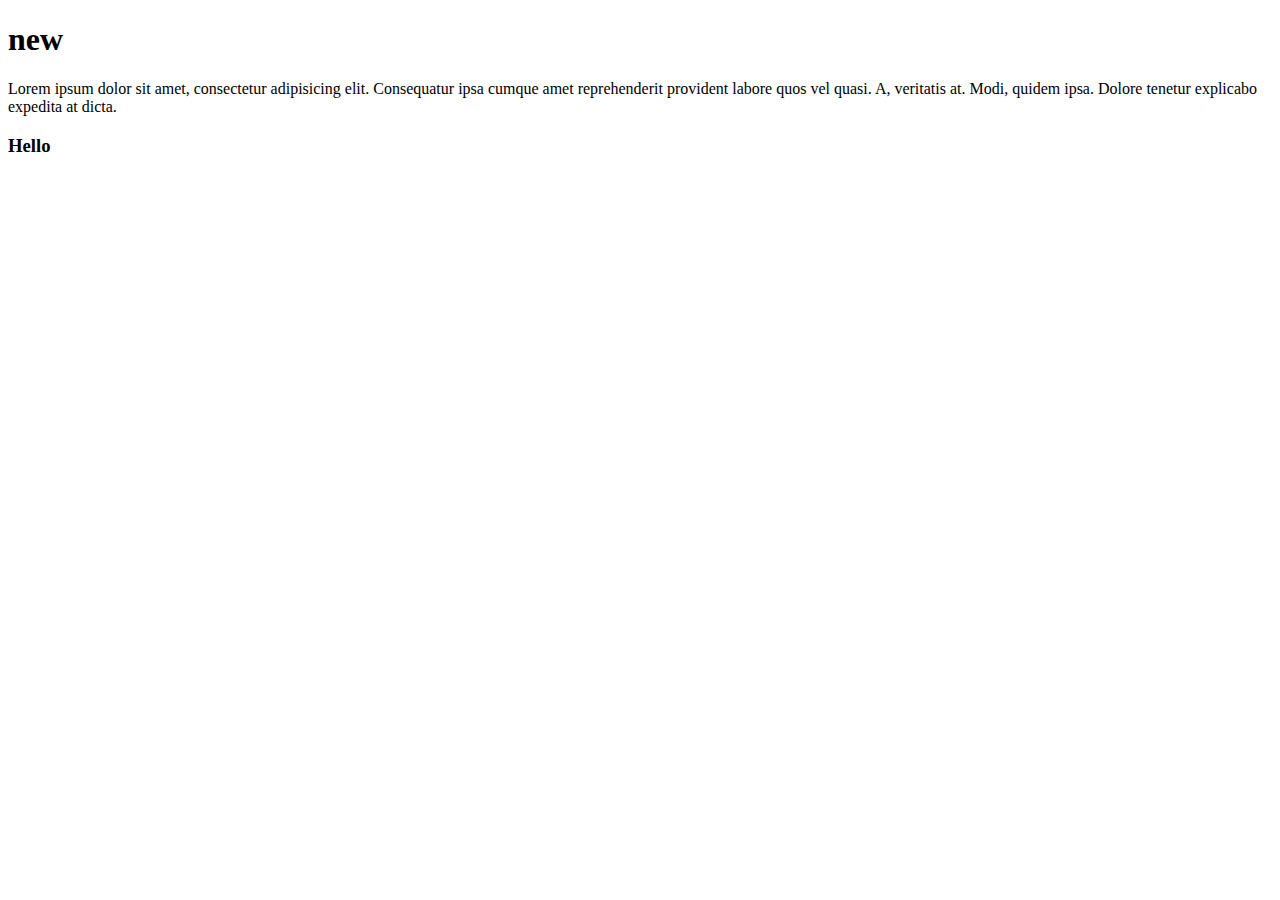
<file: newindex.html>
<!DOCTYPE html>
<html lang="en">
<head>
    <meta charset="UTF-8">
    <meta http-equiv="X-UA-Compatible" content="IE=edge">
    <meta name="viewport" content="width=device-width, initial-scale=1.0">
    <title>Document</title>
</head>
<body>
    <h1>new</h1>
    <p>Lorem ipsum dolor sit amet, consectetur adipisicing elit. Consequatur ipsa cumque amet reprehenderit provident labore quos vel quasi. A, veritatis at. Modi, quidem ipsa. Dolore tenetur explicabo expedita at dicta.</p>

    <h3>Hello</h3>
</body>
</html>
</file>
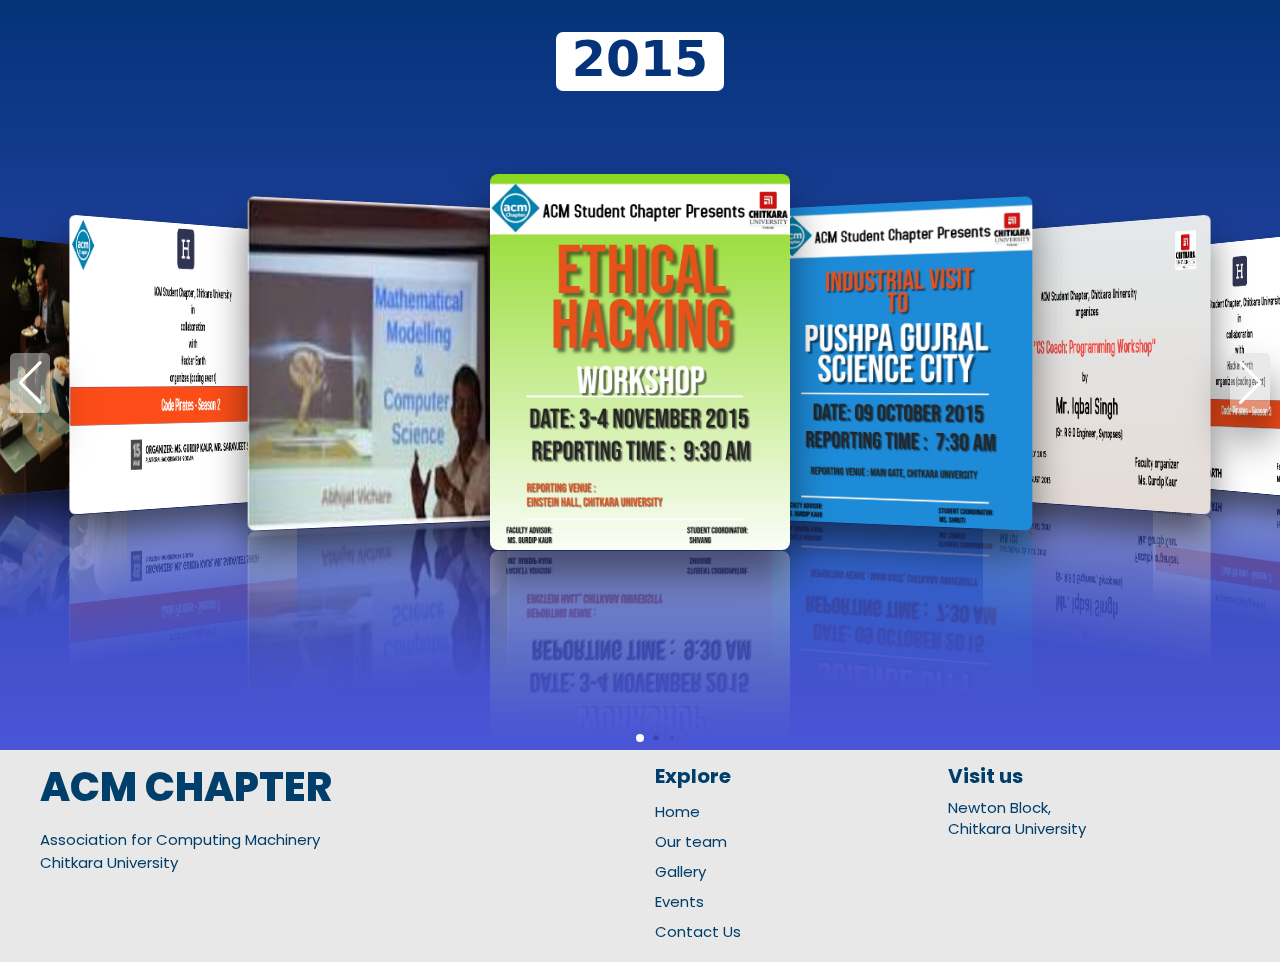
<file: assets/event/event2k15.html>
<!DOCTYPE html>
<html lang="en">

<head>
    <meta charset="UTF-8">
    <meta http-equiv="X-UA-Compatible" content="IE=edge">
    <meta name="viewport" content="width=device-width, initial-scale=1.0">
    <link rel="stylesheet" href="https://unpkg.com/swiper/swiper-bundle.min.css" />
    <link rel="stylesheet" href="../css/event.css">
    <link rel="stylesheet" href="../css/index.css">
    <link rel="stylesheet" href="https://cdnjs.cloudflare.com/ajax/libs/font-awesome/5.15.1/css/all.min.css"
        integrity="sha512-+4zCK9k+qNFUR5X+cKL9EIR+ZOhtIloNl9GIKS57V1MyNsYpYcUrUeQc9vNfzsWfV28IaLL3i96P9sdNyeRssA=="
        crossorigin="anonymous" />
    <link rel="stylesheet" href="https://maxcdn.bootstrapcdn.com/bootstrap/3.4.1/css/bootstrap.min.css">
    <script src="https://ajax.googleapis.com/ajax/libs/jquery/3.5.1/jquery.min.js"></script>
    <script src="https://maxcdn.bootstrapcdn.com/bootstrap/3.4.1/js/bootstrap.min.js"></script>
    <title>Event 2k15</title>
    <script src="https://ajax.googleapis.com/ajax/libs/jquery/3.5.1/jquery.min.js"></script>

    <style>
        body {
            display: block;
        }
        .footer {
            padding: 1.5rem 4rem !important;
        }
    </style>
</head>

<body style="background-image: linear-gradient(#043379,rgb(95, 95, 241));">

    <!-- container -->
    <div class="swiper-container">
        <div class="yyyy">
            <h2>2015</h2>
        </div>
        <div class="swiper-wrapper">
            <img class="swiper-slide" src="../events_images/2015/ethical hacking/Poster.jpg" data-toggle="modal"
                data-target="#exampleModal0" />
            <img class="swiper-slide" src="../events_images/2015/industrial visit/industrial visit.jpg"
                data-toggle="modal" data-target="#exampleModal1" />
            <img class="swiper-slide" src="../events_images/2015/CS Coach/CS-Coach-Poster.jpg" data-toggle="modal"
                data-target="#exampleModal2" />
            <img class="swiper-slide" src="../events_images/2015/code pirates/Code-Pirates-3-Poster.jpg"
                data-toggle="modal" data-target="#exampleModal3" />
            <img class="swiper-slide" src="../events_images/2015/interaction session/interaction session.jpeg"
                data-toggle="modal" data-target="#exampleModal4" />
            <img class="swiper-slide" src="../events_images/2015/code pirates/Code-Pirate-2.jpg" data-toggle="modal"
                data-target="#exampleModal5" />
            <img class="swiper-slide" src="../events_images/2015/computingcurricula/Curricula-2015_1.jpg"
                data-toggle="modal" data-target="#exampleModal6" />

        </div>
        <div class="swiper-button-next arrow"></div>
        <div class="swiper-button-prev arrow"></div>


        <!-- Add Pagination -->
        <div class="swiper-pagination"></div>
    </div>

    <!-- footer -->
    <div class="container-fluid footer fixed-bottom" style="background-color: #e8e8e8;">
        <div class="row">
            <div class="col-sm-6 footerLeft">
                <h2>ACM CHAPTER</h2>
                <p>Association for Computing Machinery<br> Chitkara University</p>
            </div>
            <div class="col-sm-6 footerRight">
                <div class="col-xs-6 footerLinks">
                    <h4>Explore</h4>
                    <a href="../../index.html">Home</a><br>
                    <a href="../../office-bearers.html">Our team</a><br>
                    <a href="../../gallery.html">Gallery</a><br>
                    <a href="../../events.html">Events</a><br>
                    <a href="../../contactus.html">Contact Us</a>

                </div>
                <div class="col-xs-6">
                    <h4>Visit us</h4>
                    <a href="https://g.page/ChitkaraU?share">Newton Block,<br> Chitkara University</a>
                    <br>
                    <a href="https://www.facebook.com/ACMChitkara/?ti=as"><i class="fab fa-facebook fa-2x"></i></a>
                    <a href="https://instagram.com/acmciet?igshid=135hznbgp2xy"><i
                            class="fab fa-instagram fa-2x"></i></a>
                    <a href="https://www.linkedin.com/company/chitkara-acm-student-chapter"><i
                            class="fab fa-linkedin fa-2x"></i></a>
                    <a href="https://twitter.com/acmchitkara"><i class="fab fa-twitter fa-2x"></i></a>
                    <a href="https://play.google.com/store/apps/details?id=acm.chitkara_offical"><i
                            class="fab fa-google-play"></i></a>
                </div>
            </div>
        </div>
    </div>

    <!-- Modal -->
    <div class="modal fade" id="exampleModal0" tabindex="-1" role="dialog" aria-labelledby="exampleModalLabel"
        aria-hidden="true">
        <div class="modal-dialog modal-dialog-centered" role="document" style="width: 70%;">
            <div class="modal-content">
                <div class="modal-header">
                    <button type="button" class="close" data-dismiss="modal" aria-label="Close">
                        <span aria-hidden="true">&times;</span>
                    </button>
                    <h1 class="modal-title heading1" id="exampleModalLabel"><b>WORKSHOP ON ETHICAL HACKING</b></h1>

                </div>
                <div class="modal-body">

                    <img src="../events_images/2015/ethical hacking/Poster.jpg" class="composition_photo"
                        alt="Longtail boat in Thailand"><br>

                    <p>ACM student chapter organised a workshop on Ethical Hacking ,”Hack X Ploit” on 3-4th
                        November,2015. Around 200 students were trained by Mr.Rahul Tyagi, AVP Luciedus Techonologies
                        and India’s topmost hacker. In this workshop students acknowledged a complete knowledge of basic
                        networking and ethical hacking.This workshop aimed at giving students a basic knowledge of
                        hacking and how they could protect one’s system against hazardous effects. Hacking has been a
                        part of computing for almost five decades and it is a very broad discipline, which covers a wide
                        range of topics. The workshop was an enriching experience for the students and they were amazed
                        to see the scope and practical implications of Hacking in our day to day life. At the end of the
                        workshop certificates were provided to the students.Top two students were selected for the next
                        level of workshop. Students showed keen interest in attending more advanced workshops like this
                        in future.</p>

                </div>
            </div>
        </div>
    </div>

    <div class="modal fade" id="exampleModal1" tabindex="-1" role="dialog" aria-labelledby="exampleModalLabel"
        aria-hidden="true">
        <div class="modal-dialog modal-dialog-centered" role="document" style="width: 70%;">
            <div class="modal-content">
                <div class="modal-header">
                    <button type="button" class="close" data-dismiss="modal" aria-label="Close">
                        <span aria-hidden="true">&times;</span>
                    </button>
                    <h1 class="modal-title heading1" id="exampleModalLabel"><b>INDUSTRIAL VISIT</b></h1>

                </div>
                <div class="modal-body">

                    <img src="../events_images/2015/industrial visit/industrial visit.jpg" class="composition_photo"
                        alt="Longtail boat in Thailand"><br>

                    <p>ACM Student Chapter organized industrial visit to Semi Conductor Laboratory, Mohali on 30th
                        September 2015. Only 2 of our students (Rajat Sharma and Shubham Singla) got a chance to visit
                        the site. In the first section, they went to Class 1 Zone, where they were shown how the
                        fabrication of a wafor takes place which gave them the idea about the initial step for an IC
                        production and how the base layer deposition, electrical layer deposition and sacrificial
                        removal process takes place. In the second section students were taken to the R&D Department.
                        Here they came to know about various techniques to design an IC through VHDL. Next they were
                        taken to de-ionised water plant where they were the process to de-ionise the water and to bring
                        down the resistivity of the water. Lastly they were taken to class 100 they were shown the
                        packaging process of an IC by soldering or by manual installment of a wafor the package.
                        The head of department also told them how they planned to upgrade the fab after IBM backed out
                        the deal and how SCL was undergoing an upgrade to produce chips of 0.18 micrometers from tower
                        semiconductor, Israel. The students interacted with the officials and gained a lot of knowledge
                        which will be useful for them in their academic.</p>
                </div>
            </div>
        </div>
    </div>

    <div class="modal fade" id="exampleModal2" tabindex="-1" role="dialog" aria-labelledby="exampleModalLabel"
        aria-hidden="true">
        <div class="modal-dialog modal-dialog-centered" role="document" style="width: 70%;">
            <div class="modal-content">
                <div class="modal-header">
                    <button type="button" class="close" data-dismiss="modal" aria-label="Close">
                        <span aria-hidden="true">&times;</span>
                    </button>
                    <h1 class="modal-title heading1" id="exampleModalLabel"><b>CS COACH</b></h1>

                </div>
                <div class="modal-body">

                    <img src="../events_images/2015/CS Coach/CS-Coach-Poster.jpg" class="composition_photo"
                        alt="Longtail boat in Thailand"><br>

                    <p>ACM Student Chapter organized CS Coach, a Programming Workshop for second year students of
                        Department of Computer Science and Engineering on 25th July, 2015. Mr. Iqbal Singh, Sr R&D
                        Engineer, Synopses conducted the hands-on session on C Programming from the viewpoint of
                        programming competitions taking place all over the globe and especially ACM ICPC. The expert
                        introduced the need of logic building in engineering students and motivated them to explore
                        their potential to compete with country’s leading programmers who take part in National and
                        International level Hackathon. 130 enthusiastic students and programming geeks participated in
                        the workshop. The workshop is a part of a series of events that will be organized twice a month
                        for the shortlisted participants to boost their zeal to program and excel in the field of
                        Computer Science. All the students really appreciated the contents that were discussed, they
                        realized that interactions likes these can help them improve their skills.</p>

                </div>
            </div>
        </div>
    </div>

    <div class="modal fade" id="exampleModal3" tabindex="-1" role="dialog" aria-labelledby="exampleModalLabel"
        aria-hidden="true">
        <div class="modal-dialog modal-dialog-centered" role="document" style="width: 70%;">
            <div class="modal-content">
                <div class="modal-header">
                    <button type="button" class="close" data-dismiss="modal" aria-label="Close">
                        <span aria-hidden="true">&times;</span>
                    </button>
                    <h1 class="modal-title heading1" id="exampleModalLabel"><b>CODE PIRATES SEASON 3</b></h1>

                </div>
                <div class="modal-body">

                    <img src="../events_images/2015/code pirates/Code-Pirates-3-Poster.jpg" class="composition_photo"
                        alt="Longtail boat in Thailand"><br>

                    <p>ACM Student Chapter in collaboration with HackerEarth conducted Code Pirates, Season 2 of open
                        book programming challenge on 15th March, 2015. Code pirates saw more than 192 young innovators
                        from various countries hack their way through intense competition . Participants were allowed to
                        work on multiple tracks and challenges in parallel, although they needed to indicate which
                        challenges they applied for. Top three positions were held by

                        1. Adam Richardson (Canada)
                        2. kmcode (Japan)
                        3. Bhavesh Munot (India)

                        The highest purpose of the organisation is to attract the best developers worldwide. It was also
                        an excellent opportunity to get in contact with highly motivated developers and to establish
                        network with likeminded people and discuss ambitious ideas outside daily work environment.</p>

                </div>
            </div>
        </div>
    </div>

    <div class="modal fade" id="exampleModal4" tabindex="-1" role="dialog" aria-labelledby="exampleModalLabel"
        aria-hidden="true">
        <div class="modal-dialog modal-dialog-centered" role="document" style="width: 70%;">
            <div class="modal-content">
                <div class="modal-header">
                    <button type="button" class="close" data-dismiss="modal" aria-label="Close">
                        <span aria-hidden="true">&times;</span>
                    </button>
                    <h1 class="modal-title heading1" id="exampleModalLabel"><b>INTERACTION SESSION</b></h1>

                </div>
                <div class="modal-body">

                    <img src="../events_images/2015/interaction session/interaction session.jpeg"
                        class="composition_photo" alt="Longtail boat in Thailand"><br>

                    <p>ACM Student Chapter organized interaction session on “Empowering Engineers with Technical Skills
                        and Corporate Challenges” on 13th April, 2015. Mr. Rohan Saha (Manager, PWC) and Mr. Mandeep
                        Babra (Team Lead, Sapient), the alumni of Chitkara University of 2003-2007 Batch, interacted
                        with 4th and 6th semester students of CSE and ECE. The Speakers enlightened the participants
                        with industrial insights and experiences of their own. The session inspired students to open
                        forum and understand the industrial challenges and how to deal with them, which shall be useful
                        for them in their professional careers.
                        Students showed an enthusiastic approach towards the event. They were keen to ask a lot of
                        questions related to career, technical skills, professional growth, and many more. The talk made
                        students explore a part of parallel computing, helping them both academically and
                        professionally.</p>

                </div>
            </div>
        </div>
    </div>

    <div class="modal fade" id="exampleModal5" tabindex="-1" role="dialog" aria-labelledby="exampleModalLabel"
        aria-hidden="true">
        <div class="modal-dialog modal-dialog-centered" role="document" style="width: 70%;">
            <div class="modal-content">
                <div class="modal-header">
                    <button type="button" class="close" data-dismiss="modal" aria-label="Close">
                        <span aria-hidden="true">&times;</span>
                    </button>
                    <h1 class="modal-title heading1" id="exampleModalLabel"><b>CODE PIRATES SEASON 2</b></h1>

                </div>
                <div class="modal-body">

                    <img src="../events_images/2015/code pirates/Code-Pirate-2.jpg" class="composition_photo"
                        alt="Longtail boat in Thailand"><br>

                    <p>ACM Student Chapter in collaboration with HackerEarth conducted Code Pirates, Season 3 of open
                        book programming challenge on 2nd May, 2015. The overnight challenge broke the barriers of
                        borders between countries and brought the top most programmers of the world at a united platform
                        to compete online. The initiative to practise programmings skills of the buddying engineers at
                        Chitkara University touched the sky with 193 developers from India, Japan, Vietnam, Singapore,
                        Ukraine, and Gulf participated in the challenge. Detail of winners are

                        1. Bohdan Pryshchenko (Ukraine)
                        2. Lam Nguyen (Vietnam)
                        3. Ankur (India)

                        With focused intensity, Code Pirates aim to spur innovation through various creativity
                        initiatives and sustain the successful outcomes via careful management practices.A heartiest
                        congratulations to all the winners.Keep up with your work and talent.</p>

                </div>
            </div>
        </div>
    </div>

    <div class="modal fade" id="exampleModal6" tabindex="-1" role="dialog" aria-labelledby="exampleModalLabel"
        aria-hidden="true">
        <div class="modal-dialog modal-dialog-centered" role="document" style="width: 70%;">
            <div class="modal-content">
                <div class="modal-header">
                    <button type="button" class="close" data-dismiss="modal" aria-label="Close">
                        <span aria-hidden="true">&times;</span>
                    </button>
                    <h1 class="modal-title heading1" id="exampleModalLabel"><b>COMPUTING CURRICULA</b></h1>

                </div>
                <div class="modal-body">

                    <img src="../events_images/2015/computingcurricula/Curricula-2015_1.jpg" class="composition_photo"
                        alt="Longtail boat in Thailand"><br>

                    <p>The ground realities of India and its CS higher education pose unique challenges. For the past
                        year and half, an effort has been on to develop a model curriculum focused on a few sample
                        courses. Towards this end, the current workshop focuses on a hands on approach towards an
                        ACM-IEEE CS2015 style curriculum development that is relevant to the Indian context.

                        The first session of the workshop was conducted by Mr.Madhavan Mukund (Dean of Studies and a
                        professor of Computer Science at Chennai Mathematical Institute) .He is also the President and
                        Member of Indian Association for Research in Computing Science and the President of Association
                        for Computing Machinery India Council.The second session was delivered by Abhijat Vichare
                        (fellow at the Persistent Computing Institute, Persistent Systems Ltd.). He has worked in the
                        GCC system internals at IIT Bombay, and has been a faculty at the CS Department, University of
                        Pune. These initial efforts have developed the basic framework and noted a number of potential
                        pitfalls in this adaptation process. The key next step is to involve our academia into the
                        process.</p>

                </div>
            </div>
        </div>
    </div>

    <script src="https://unpkg.com/swiper/swiper-bundle.min.js"></script>
    <!-- Initialize Swiper -->
    <script src="../js/slider.js"></script>
</body>

</html>
</file>
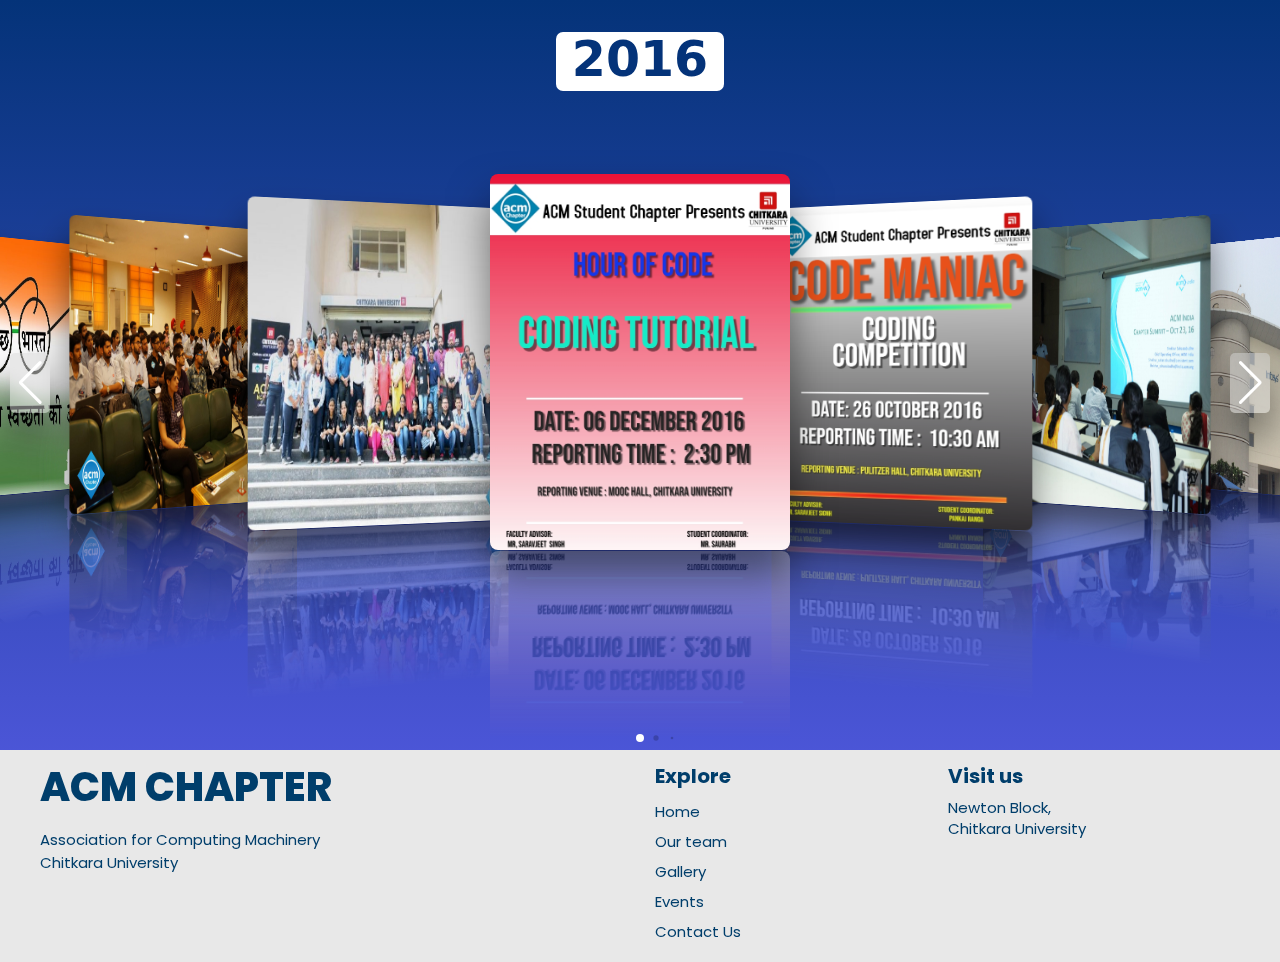
<file: assets/event/event2k16.html>
<!DOCTYPE html>
<html lang="en">

<head>
    <meta charset="UTF-8">
    <meta http-equiv="X-UA-Compatible" content="IE=edge">
    <meta name="viewport" content="width=device-width, initial-scale=1.0">
    <link rel="stylesheet" href="https://unpkg.com/swiper/swiper-bundle.min.css" />
    <link rel="stylesheet" href="../css/event.css">
    <link rel="stylesheet" href="../css/index.css">
    <link rel="stylesheet" href="https://cdnjs.cloudflare.com/ajax/libs/font-awesome/5.15.1/css/all.min.css"
        integrity="sha512-+4zCK9k+qNFUR5X+cKL9EIR+ZOhtIloNl9GIKS57V1MyNsYpYcUrUeQc9vNfzsWfV28IaLL3i96P9sdNyeRssA=="
        crossorigin="anonymous" />
    <link rel="stylesheet" href="https://maxcdn.bootstrapcdn.com/bootstrap/3.4.1/css/bootstrap.min.css">
    <script src="https://ajax.googleapis.com/ajax/libs/jquery/3.5.1/jquery.min.js"></script>
    <script src="https://maxcdn.bootstrapcdn.com/bootstrap/3.4.1/js/bootstrap.min.js"></script>
    <title>Event 2k16</title>
    <script src="https://ajax.googleapis.com/ajax/libs/jquery/3.5.1/jquery.min.js"></script>

    <style>
        body {
            display: block;
        }
        .footer {
            padding: 1.5rem 4rem !important;
        }
    </style>
</head>

<body style="background-image: linear-gradient(#043379,rgb(95, 95, 241));">

    <!-- container -->
    <div class="swiper-container">
        <div class="yyyy">
            <h2>2016</h2>
        </div>
        <div class="swiper-wrapper">
            <img class="swiper-slide" src="../events_images/2016/hourofcode/Hour-of-Code-poster.jpg" data-toggle="modal"
                data-target="#exampleModal0" />
            <img class="swiper-slide" src="../events_images/2016/codemanic/Code-Maniac.jpg" data-toggle="modal"
                data-target="#exampleModal1" />
            <img class="swiper-slide" src="../events_images/2016/acmsummit/2016_acmsummit_1.jpg" data-toggle="modal"
                data-target="#exampleModal2" />
            <img class="swiper-slide" src="../events_images/2016/industrialVisit/industrialVisit1.jpg"
                data-toggle="modal" data-target="#exampleModal3" />
            <img class="swiper-slide" src="../events_images/2016/webPlayer/webPlayer1.jpg" data-toggle="modal"
                data-target="#exampleModal4" />
            <img class="swiper-slide" src="../events_images/2016/creativeArt/creativeArt1.jpg" data-toggle="modal"
                data-target="#exampleModal5" />
            <img class="swiper-slide" src="../events_images/2016/hostelActivity/hostelActivity1.jpg" data-toggle="modal"
                data-target="#exampleModal6" />
            <img class="swiper-slide" src="../events_images/2016/hackathon/hackathon1.jpg" data-toggle="modal"
                data-target="#exampleModal7" />
            <img class="swiper-slide" src="../events_images/2016/swa/swa1.jpg" data-toggle="modal"
                data-target="#exampleModal8" />
            <img class="swiper-slide" src="../events_images/2016/ionic workshop/DSC03997-min-scaled.jpg"
                data-toggle="modal" data-target="#exampleModal9" />
            <img class="swiper-slide" src="../events_images/2016/cs pathshala/CS pathshala.jpg" data-toggle="modal"
                data-target="#exampleModal10" />
        </div>
        <div class="swiper-button-next arrow"></div>
        <div class="swiper-button-prev arrow"></div>


        <!-- Add Pagination -->
        <div class="swiper-pagination"></div>
    </div>

    <!-- footer -->
    <div class="container-fluid footer fixed-bottom" style="background-color: #e8e8e8;">
        <div class="row">
            <div class="col-sm-6 footerLeft">
                <h2>ACM CHAPTER</h2>
                <p>Association for Computing Machinery<br> Chitkara University</p>
            </div>
            <div class="col-sm-6 footerRight">
                <div class="col-xs-6 footerLinks">
                    <h4>Explore</h4>
                    <a href="../../index.html">Home</a><br>
                    <a href="../../office-bearers.html">Our team</a><br>
                    <a href="../../gallery.html">Gallery</a><br>
                    <a href="../../events.html">Events</a><br>
                    <a href="../../contactus.html">Contact Us</a>

                </div>
                <div class="col-xs-6">
                    <h4>Visit us</h4>
                    <a href="https://g.page/ChitkaraU?share">Newton Block,<br> Chitkara University</a>
                    <br>
                    <a href="https://www.facebook.com/ACMChitkara/?ti=as"><i class="fab fa-facebook fa-2x"></i></a>
                    <a href="https://instagram.com/acmciet?igshid=135hznbgp2xy"><i
                            class="fab fa-instagram fa-2x"></i></a>
                    <a href="https://www.linkedin.com/company/chitkara-acm-student-chapter"><i
                            class="fab fa-linkedin fa-2x"></i></a>
                    <a href="https://twitter.com/acmchitkara"><i class="fab fa-twitter fa-2x"></i></a>
                    <a href="https://play.google.com/store/apps/details?id=acm.chitkara_offical"><i
                            class="fab fa-google-play"></i></a>
                </div>
            </div>
        </div>
    </div>


    <!-- Modal -->
    <div class="modal fade" id="exampleModal0" tabindex="-1" role="dialog" aria-labelledby="exampleModalLabel"
        aria-hidden="true">
        <div class="modal-dialog modal-dialog-centered" role="document" style="width: 70%;">
            <div class="modal-content">
                <div class="modal-header">
                    <button type="button" class="close" data-dismiss="modal" aria-label="Close">
                        <span aria-hidden="true">&times;</span>
                    </button>
                    <h1 class="modal-title heading1" id="exampleModalLabel"><b>HOUR OF CODE</b></h1>

                </div>
                <div class="modal-body">

                    <img src="../events_images/2016/hourofcode/HOUR-OF-CODE-2016.jpg" class="composition_photo"
                        alt="Hour of Code"><br>

                    <p>In this changing world, computer literacy is becoming a more and more important part of society
                        Chitkara ACM Student Chapter organized “Hour of Code”, which a global movement reaching millions
                        of students in 180+ countries. Around 80 students became part of this movement.It is global
                        movement designed to introduce people of all ages to computer programming in a fun way and to
                        generate excitement in young people about programming and technology.It is an hour-long
                        introduction to computer science, aimed at demystifying code and showing that anybody can learn
                        the basics. Games, tutorials and many other events were organised to inspire the generation of
                        computer scientists.
                        Students who participated in the event were rewarded with certificates and chapter was rewarded
                        with Pizza party.Overall it was a great experience for all the participants to enhance their
                        skills in an exciting environment.</p>

                </div>
            </div>
        </div>
    </div>

    <div class="modal fade" id="exampleModal1" tabindex="-1" role="dialog" aria-labelledby="exampleModalLabel"
        aria-hidden="true">
        <div class="modal-dialog modal-dialog-centered" role="document" style="width: 70%;">
            <div class="modal-content">
                <div class="modal-header">
                    <button type="button" class="close" data-dismiss="modal" aria-label="Close">
                        <span aria-hidden="true">&times;</span>
                    </button>
                    <h1 class="modal-title heading1" id="exampleModalLabel"><b>CODE MANIC</b></h1>

                </div>
                <div class="modal-body">

                    <img src="../events_images/2016/codemanic/Code-Maniac.jpg" class="composition_photo"
                        alt="Code Manic"><br>

                    <p>ACM Student Chapter,organized the event “CODE MANIAC” on 26th, October, 2016 in Faraday hall.
                        Approximately 45 teams (2 members each) participated in the event. There were two rounds. The
                        first round was testing memory and the participants had to write maximum no. of Captchas
                        displayed on to the screen in the given time period. Out of 45, only 11 teams were selected for
                        the second round – code-o-shuffle, in which 10 codes were given to the participants with lot of
                        bugs in them. Participants had to execute the maximum no. of codes in 1 hour time. The
                        competition was tough and students proved their coding skills with great zeal. First position
                        was held by the team of Chetan Kaushik (1510991156) & Rohit Gupta (1510991541) of CSE 2nd year
                        and Parth Wadhwa (1410991401) & Nishant Mudgal(1410991379) of CSE 3rd year, took the 2nd price.
                        These unique and engaging games were perfect for the students to play while learning beginner
                        coder skills like programming, loops, and the art of debugging.Students enjoyed playing with
                        codes they were already familiar with and learning skills in a fun and exciting
                        environment.Overall the event was successful due to efforts of acm family.</p>

                </div>
            </div>
        </div>
    </div>

    <div class="modal fade" id="exampleModal2" tabindex="-1" role="dialog" aria-labelledby="exampleModalLabel"
        aria-hidden="true">
        <div class="modal-dialog modal-dialog-centered" role="document" style="width: 70%;">
            <div class="modal-content">
                <div class="modal-header">
                    <button type="button" class="close" data-dismiss="modal" aria-label="Close">
                        <span aria-hidden="true">&times;</span>
                    </button>
                    <h1 class="modal-title heading1" id="exampleModalLabel"><b>ACM SUMMIT</b></h1>

                </div>
                <div class="modal-body">

                    <img src="../events_images/2016/acmsummit/2016_acmsummit_2.jpg" class="composition_photo"
                        alt="Acm Summit"><br>

                    <p>Chitkara ACM Student Chapter (Department of Computer Science and Engineering) participated in ACM
                        Summit held on 23 Oct, 2016 at DAIICT Gandhinagar (Gujrat). The open exchange of ideas and the
                        freedom of thought and expression are central to the aims and goals of ACM. ACM provides a
                        comprehensive planning guide with instructions and best practices to help create the best
                        possible event.Two of our chapter representatives Pankaj Ranga and Saurabh Chauhan represented
                        the Chitkara university in ACM summit.
                        They presented successful events organized by ACM Student Chapter to ACM Officials. More than 40
                        Student Chapter and Professional Chapter all over the India participated in Summit. This was an
                        experience sharing event. Each chapter is given time to present the activities they had
                        organized during the past annual year and future plans. The summit aimed at uniting innovators
                        like you to push computing technology forward and to continue the legacy that unites us as
                        like-minded thinkers and makers.</p>

                </div>
            </div>
        </div>
    </div>

    <div class="modal fade" id="exampleModal3" tabindex="-1" role="dialog" aria-labelledby="exampleModalLabel"
        aria-hidden="true">
        <div class="modal-dialog modal-dialog-centered" role="document" style="width: 70%;">
            <div class="modal-content">
                <div class="modal-header">
                    <button type="button" class="close" data-dismiss="modal" aria-label="Close">
                        <span aria-hidden="true">&times;</span>
                    </button>
                    <h1 class="modal-title heading1" id="exampleModalLabel"><b>INDUSTRIAL VISIT</b></h1>

                </div>
                <div class="modal-body">

                    <img src="../events_images/2016/industrialVisit/industrialVisit5.jpg" class="composition_photo"
                        alt="Industrial Visit"><br>

                    <p>ACM Student Chapter from Chitkara School of Computer Science organized an industrial visit to
                        Infosys Chandigarh on 19/10/2016. 14 members of ACM Chitkara visited the site.The main reason
                        behind the visit was to let students know things practically through interaction, working
                        methods. Moreover, it gives exposure from academic point of view. The event started with the
                        presentation given by Mr.Kanwarpreet Singh, who discussed Software Testing skills including SDLC
                        life cycles, Automated Testing, Agile methodology& various tools used for this. The session
                        continued with the demo of few live projects of Infosys & testing performed on them.
                        Afterwards, a very interactive Q&A session was held regarding the new trends in industries and
                        new fields in technology. Sharing personal experiences on interviews, Mr. Kanwarpreet Singh not
                        only succeeded in gaining interests of students, but also provided valuable insight about the
                        working environment ofindustry, so as to help them in choosing right career after graduation. At
                        last, the Lunch was followed by the guided tour of the company.</p>

                </div>
            </div>
        </div>
    </div>

    <div class="modal fade" id="exampleModal4" tabindex="-1" role="dialog" aria-labelledby="exampleModalLabel"
        aria-hidden="true">
        <div class="modal-dialog modal-dialog-centered" role="document" style="width: 70%;">
            <div class="modal-content">
                <div class="modal-header">
                    <button type="button" class="close" data-dismiss="modal" aria-label="Close">
                        <span aria-hidden="true">&times;</span>
                    </button>
                    <h1 class="modal-title heading1" id="exampleModalLabel"><b>WEB PLAYER</b></h1>

                </div>
                <div class="modal-body">

                    <img src="../events_images/2016/webPlayer/webPlayer2.jpg" class="composition_photo"
                        alt="Web Players"><br>

                    <p>ACM student chapter, Computer Science department organized half day activity titled ‘WEB PLAYERS’
                        on 14th October 2016 in which students participated with full enthusiasm and showcased their web
                        designing skills. Web designing and web development encompasses many different skills and
                        disciplines in the production and planning of websites.
                        The event had 3 rounds. Puzzlers’ world was the first stage. Quiz-up was the second stage. And
                        Webmaster was the final round. 25 teams participated in the event. The submissions were
                        evaluated on the available demo and the images submitted.The best web design projects were
                        considered for their overall experience through focus on aspects such as content, structure and
                        coding and functionality. First and second teams were rewarded for their technical knowledge.
                        Each member in the top team got a certificate, goodies and a trophy as a reward and the second
                        team members got a certificate and goodies.</p>

                </div>
            </div>
        </div>
    </div>

    <div class="modal fade" id="exampleModal5" tabindex="-1" role="dialog" aria-labelledby="exampleModalLabel"
        aria-hidden="true">
        <div class="modal-dialog modal-dialog-centered" role="document" style="width: 70%;">
            <div class="modal-content">
                <div class="modal-header">
                    <button type="button" class="close" data-dismiss="modal" aria-label="Close">
                        <span aria-hidden="true">&times;</span>
                    </button>
                    <h1 class="modal-title heading1" id="exampleModalLabel"><b>CREATING ART WITH ILLUSTRATOR</b></h1>

                </div>
                <div class="modal-body">

                    <img src="../events_images/2016/creativeArt/creativeArt2.jpg" class="composition_photo"
                        alt="Illustrator"><br>

                    <p>ACM Student Chapter organised a full day workshop on Illustrator and Photoshop on 8th October,
                        2016 in NB 301. The session was delivered by Mr. Pankaj Ranga , Vice President of ACM Student
                        Chapter. Maximum Participation was of ACM students. He shared the knowledge of photography,
                        Photoshop, poster making etc. Photoshop was explained with the very basic tools on how to get
                        started. Effective use of tools were discussed.A hands- on- demo was depicted concurrently along
                        with the explanations on how to edit a picture that was selected.After the demonstration of each
                        tool and effects, the students had the same implemented on the systems.
                        Students enjoyed the session and enhance their skills with great enthusiasm. Approximately 30
                        students participated in the workshop. Overall it was a great experience for all the
                        participants.</p>

                </div>
            </div>
        </div>
    </div>

    <div class="modal fade" id="exampleModal6" tabindex="-1" role="dialog" aria-labelledby="exampleModalLabel"
        aria-hidden="true">
        <div class="modal-dialog modal-dialog-centered" role="document" style="width: 70%;">
            <div class="modal-content">
                <div class="modal-header">
                    <button type="button" class="close" data-dismiss="modal" aria-label="Close">
                        <span aria-hidden="true">&times;</span>
                    </button>
                    <h1 class="modal-title heading1" id="exampleModalLabel"><b>HOSTEL ACTIVITY</b></h1>

                </div>
                <div class="modal-body">

                    <img src="../events_images/2016/hostelActivity/hostelActivity2.jpg" class="composition_photo"
                        alt="Hostel Activety"><br>

                    <p>ACM Student Chapter (Department of Computer Science and Engineering) organized a Hostel activity
                        “Dodge Ball” on September 29,2016 in which students participated with full enthusiasm and
                        showcased their sports and technical skills. The event had 3 round. First round was “Let the
                        Fate decide” in which teams were short listed based on technical quiz to qualify for the second
                        round. Second round was “Dodge if you can” a war between teams using dodge ball and third round
                        was “Hit the Wicket”. Total of 30 teams (Approximate 115 student) participated in the event. Top
                        two teams were the winners. Certificate and Goodies were provided to the winners.
                        <br><br>
                        First position-<br>
                        1) Paras(1510991435) <br>
                        2) Arpit( CUN130101063)<br>
                        3) Shubham(1410991572)<br>
                        4) Tarun (1510991682)<br><br>

                        Second position-<br><br>

                        1)Chirag(CUN130101089)<br>
                        2)Harshit(1510991240)<br>
                        3)Kritesh (1510991357)<br>
                    </p>

                </div>
            </div>
        </div>
    </div>

    <div class="modal fade" id="exampleModal7" tabindex="-1" role="dialog" aria-labelledby="exampleModalLabel"
        aria-hidden="true">
        <div class="modal-dialog modal-dialog-centered" role="document" style="width: 70%;">
            <div class="modal-content">
                <div class="modal-header">
                    <button type="button" class="close" data-dismiss="modal" aria-label="Close">
                        <span aria-hidden="true">&times;</span>
                    </button>
                    <h1 class="modal-title heading1" id="exampleModalLabel"><b>HACKATHON FOR WOMEN</b></h1>

                </div>
                <div class="modal-body">

                    <img src="../events_images/2016/hackathon/hackathon6.jpg" class="composition_photo"
                        alt="Hackathon"><br>

                    <p>Goa University hosted the First National Level 24 Hour Hackathon for Women organized by ACM-W
                        India and Oracle Academy on the 23rd -24th September, 2016. The aim of the event was to provide
                        an impetus to women students to display their innovation and coding skills.
                        71 teams from all over India registered for the event. For the first round, participants had to
                        create innovative projects on the theme “Tech for Public Good”. It was an open platform
                        application development and it was on the participating team’s discretion whether to develop a
                        web application or mobile application. The second round was a Skype interview round held at
                        centers Nagpur, Pune and Goa in India. The students were interviewed by an eminent panel of 5
                        Judges at each center. The Final round started on 23rd September 2016 at 3.00 pm and continued
                        for the next 24 hours. For the Finale, the theme provided was Educational Technologies. The
                        winning teams were selected by an eminent panel of judges. The prizes for the event were
                        sponsored by Oracle Academy.<br>
                        First Prize – Team from CRIT, Vashi. The team members were awarded a trophy and cash prize of
                        Rs.24000/-.<br>
                        Second Prize – Team from Sri Manakula Vinayagar Engineering College. The team members were
                        awarded a trophy and cash prize Rs.15000/-.<br>
                        Third Prize – Team from Goa College of Engineering. The team members were awarded cash prize
                        Rs.12000/-.</p>

                </div>
            </div>
        </div>
    </div>

    <div class="modal fade" id="exampleModal8" tabindex="-1" role="dialog" aria-labelledby="exampleModalLabel"
        aria-hidden="true">
        <div class="modal-dialog modal-dialog-centered" role="document" style="width: 70%;">
            <div class="modal-content">
                <div class="modal-header">
                    <button type="button" class="close" data-dismiss="modal" aria-label="Close">
                        <span aria-hidden="true">&times;</span>
                    </button>
                    <h1 class="modal-title heading1" id="exampleModalLabel"><b>SWACH BHARAT</b></h1>

                </div>
                <div class="modal-body">

                    <img src="../events_images/2016/swa/swa1.jpg" class="composition_photo" alt="swa"><br>

                    <p>Pledge for cleanliness to show your keenness to clean India!<br>
                        ACM Student Chapter organised a Pledge taking ceremony on 14th September 2016 on the occasion of
                        Swachh Pakhwada mission started by UGC. Government of India has declared 01 – 15 September 2016
                        as “Swachh Pakhwada” as a part of “Swachh Bharat Abhiyan” which is a nation-wide campaign in
                        India which aims to clean up the streets, roads. So on 14th September 2016, ACM chapter
                        propagate the message of cleanliness to students.Cleanliness gives rise to a good character by
                        keeping body, mind, and soul clean and peaceful. Maintaining cleanliness is the essential part
                        of healthy living because it is the cleanliness only which helps to improve our personality by
                        keeping clean externally and internally. Cleanliness is a stepping stone to success.This is the
                        ultimate way to achieve success in many fields as well as ass enhance the economic growth of the
                        country. Students were encouraged to take the pledge for cleanliness. Around 140 students
                        participated in the event.</p>

                </div>
            </div>
        </div>
    </div>

    <div class="modal fade" id="exampleModal9" tabindex="-1" role="dialog" aria-labelledby="exampleModalLabel"
        aria-hidden="true">
        <div class="modal-dialog modal-dialog-centered" role="document" style="width: 70%;">
            <div class="modal-content">
                <div class="modal-header">
                    <button type="button" class="close" data-dismiss="modal" aria-label="Close">
                        <span aria-hidden="true">&times;</span>
                    </button>
                    <h1 class="modal-title heading1" id="exampleModalLabel"><b>IONIC WORKSHOP</b></h1>

                </div>
                <div class="modal-body">

                    <img src="../events_images/2016/ionic workshop/IONIC-WORKSHOP-2016-2.jpg" class="composition_photo"
                        alt="workshop"><br>

                    <p>ACM Student Chapter organised a full day workshop on Android app Development using ionic on 14th
                        September, 2016 in Faraday Hall. Hybrid apps are a blend, hence the name hybrid, of both native
                        and web solutions. Hybrid apps are popular because they allow developers to write code for a
                        mobile app once and still accommodate multiple platforms.Hybrid apps are developed using HTML,
                        CSS and Javascript, and then wrapped in a native applications. All students participated with
                        great zeal and enthusiasm . An interactive decorum was maintained in the hall. It was quite
                        surprising to see such complicated topics like ionic, Angular JS to be simplified to an extent
                        that everybody could learn them easily. Chief speaker of the workshop was Mr. Tejinder Singh,
                        technical head of 9i Technologies. Apart from teaching these topics he also encouraged students
                        to opt for online courses. 46 students participated in the workshop.<br>
                        Students showed an enthusiastic approach towards the event. They were keen to ask a lot of
                        questions related to career, technical skills, professional growth, and many more. The talk made
                        students explore a part of parallel computing, helping them both academically and
                        professionally.</p>

                </div>
            </div>
        </div>
    </div>

    <div class="modal fade" id="exampleModal10" tabindex="-1" role="dialog" aria-labelledby="exampleModalLabel"
        aria-hidden="true">
        <div class="modal-dialog modal-dialog-centered" role="document" style="width: 70%;">
            <div class="modal-content">
                <div class="modal-header">
                    <button type="button" class="close" data-dismiss="modal" aria-label="Close">
                        <span aria-hidden="true">&times;</span>
                    </button>
                    <h1 class="modal-title heading1" id="exampleModalLabel"><b>CS PATHSHALA</b></h1>

                </div>
                <div class="modal-body">

                    <img src="../events_images/2016/cs pathshala/CS pathshala.jpg" class="composition_photo"
                        alt="cs pathshala"><br>

                    <p>ACM Student Chapter, in collaboration with ACM India and CSPathshala, organized a one-day
                        workshop on the topic Bringing Computational Thinking to School, on 15 July, 2016 at Chitkara
                        International School, Sector-25,Chandigarh.<br><br>


                        The main goal of this workshop was to impart pedagogical as well as content training to
                        teachers.Interacting with 165 delegates in the workshop was Ms. Sonia Garcha, CSpathshala
                        Volunteer, Program Associate – CSR, Development Support Team along-with guest speaker Mr.
                        Madhavan Mukund, President of ACM India and Professor and Dean of Studies, Chennai Mathematical
                        Institute, Chennai. This workshop imparted training to the teachers on problem solving and
                        computational thinking, which enabled them to learn more about topics such as, decomposition,
                        patterns, abstraction, algorithms, analysis and programming with day to day examples.Finally, at
                        the end of the workshop, teachers received CS Curriculum and Participation certificates. The
                        workshop served as a huge step towards fulfilling the ultimate goal of CSPathshala, i.e. to
                        impart computing as a science to every child in every school in India, as teachers are the one
                        of the most important building blocks towards the process of building a young ,Digital India.
                    </p>

                </div>
            </div>
        </div>
    </div>

    <script src="https://unpkg.com/swiper/swiper-bundle.min.js"></script>
    <!-- Initialize Swiper -->
    <script src="../js/slider.js"></script>
</body>

</html>
</file>
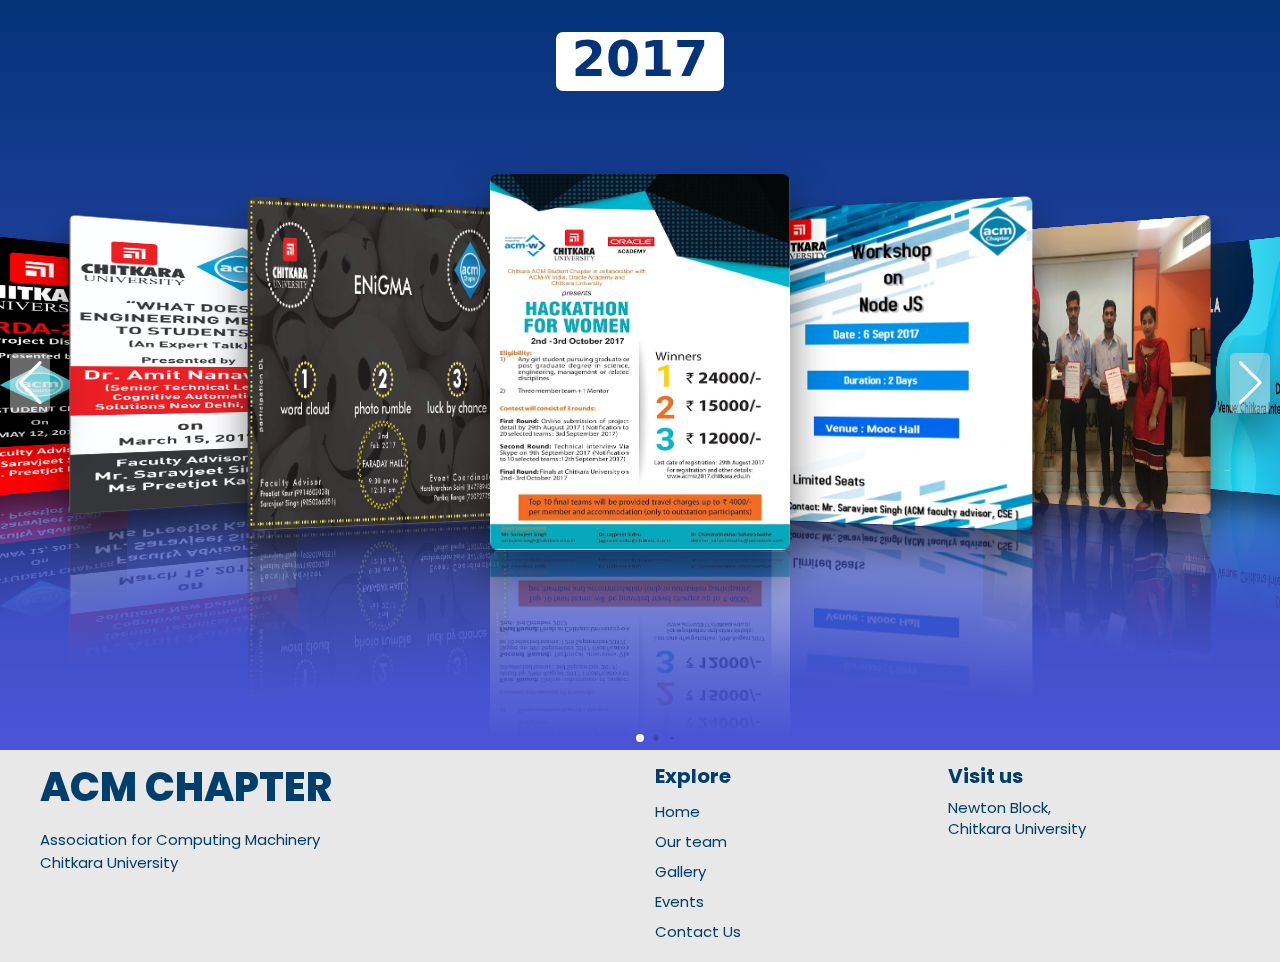
<file: assets/event/event2k17.html>
<!DOCTYPE html>
<html lang="en">

<head>
    <meta charset="UTF-8">
    <meta http-equiv="X-UA-Compatible" content="IE=edge">
    <meta name="viewport" content="width=device-width, initial-scale=1.0">
    <link rel="stylesheet" href="https://unpkg.com/swiper/swiper-bundle.min.css" />
    <link rel="stylesheet" href="../css/event.css">
    <link rel="stylesheet" href="../css/index.css">
    <link rel="stylesheet" href="https://cdnjs.cloudflare.com/ajax/libs/font-awesome/5.15.1/css/all.min.css"
        integrity="sha512-+4zCK9k+qNFUR5X+cKL9EIR+ZOhtIloNl9GIKS57V1MyNsYpYcUrUeQc9vNfzsWfV28IaLL3i96P9sdNyeRssA=="
        crossorigin="anonymous" />
    <link rel="stylesheet" href="https://maxcdn.bootstrapcdn.com/bootstrap/3.4.1/css/bootstrap.min.css">
    <script src="https://ajax.googleapis.com/ajax/libs/jquery/3.5.1/jquery.min.js"></script>
    <script src="https://maxcdn.bootstrapcdn.com/bootstrap/3.4.1/js/bootstrap.min.js"></script>
    <title>Event 2k17</title>
    <script src="https://ajax.googleapis.com/ajax/libs/jquery/3.5.1/jquery.min.js"></script>

    <style>
        body {
            display: block;
        }
        .footer {
            padding: 1.5rem 4rem !important;
        }
    </style>
</head>

<body style="background-image: linear-gradient(#043379,rgb(95, 95, 241));">

    <!-- container -->
    <div class="swiper-container">
        <div class="yyyy">
            <h2>2017</h2>
        </div>
        <div class="swiper-wrapper">
            <img class="swiper-slide" src="../events_images/2017/ACM-Whackathon/ACM-event2017-wHackathon.jpeg"
                data-toggle="modal" data-target="#exampleModal0" />
            <img class="swiper-slide" src="../events_images/2017/Node-Js-Workshop/Node-js-poster2017.jpg"
                data-toggle="modal" data-target="#exampleModal1" />
            <img class="swiper-slide" src="../events_images/2017/Conjecture/conjecture2017(1).jpg" data-toggle="modal"
                data-target="#exampleModal2" />
            <img class="swiper-slide" src="../events_images/2017/CSpathshala/cspathshala.jpeg" data-toggle="modal"
                data-target="#exampleModal3" />
            <img class="swiper-slide" src="../events_images/2017/CS-curricula-Workshop/cs-curricula(1).jpg"
                data-toggle="modal" data-target="#exampleModal4" />
            <img class="swiper-slide" src="../events_images/2017/technovation2017/techno1.jpg" data-toggle="modal"
                data-target="#exampleModal5" />
            <img class="swiper-slide" src="../events_images/2017/alumnitalk2017/at1.jpg" data-toggle="modal"
                data-target="#exampleModal6" />
            <img class="swiper-slide" src="../events_images/2017/noughts2017/nc19.jpg" data-toggle="modal"
                data-target="#exampleModal7" />
            <img class="swiper-slide" src="../events_images/2017/industrialvisit2017/iv1.png" data-toggle="modal"
                data-target="#exampleModal8" />
            <img class="swiper-slide" src="../events_images/2017/chandraShekhar2017/cs1.jpg" data-toggle="modal"
                data-target="#exampleModal9" />
            <img class="swiper-slide" src="../events_images/2017/codathon2017/cdt5.jpg" data-toggle="modal"
                data-target="#exampleModal10" />
            <img class="swiper-slide" src="../events_images/2017/aarda2017/aarda1.jpg" data-toggle="modal"
                data-target="#exampleModal111" />
            <img class="swiper-slide" src="../events_images/2017/DSPtalk2017/dsp1.jpg" data-toggle="modal"
                data-target="#exampleModal12" />
            <img class="swiper-slide" src="../events_images/2017/enigma2017/enig7.jpg" data-toggle="modal"
                data-target="#exampleModal13" />
        </div>
        <div class="swiper-button-next arrow"></div>
        <div class="swiper-button-prev arrow"></div>


        <!-- Add Pagination -->
        <div class="swiper-pagination"></div>
    </div>

    <!-- footer -->
    <div class="container-fluid footer fixed-bottom" style="background-color: #e8e8e8;">
        <div class="row">
            <div class="col-sm-6 footerLeft">
                <h2>ACM CHAPTER</h2>
                <p>Association for Computing Machinery<br> Chitkara University</p>
            </div>
            <div class="col-sm-6 footerRight">
                <div class="col-xs-6 footerLinks">
                    <h4>Explore</h4>
                    <a href="../../index.html">Home</a><br>
                    <a href="../../office-bearers.html">Our team</a><br>
                    <a href="../../gallery.html">Gallery</a><br>
                    <a href="../../events.html">Events</a><br>
                    <a href="../../contactus.html">Contact Us</a>

                </div>
                <div class="col-xs-6">
                    <h4>Visit us</h4>
                    <a href="https://g.page/ChitkaraU?share">Newton Block,<br> Chitkara University</a>
                    <br>
                    <a href="https://www.facebook.com/ACMChitkara/?ti=as"><i class="fab fa-facebook fa-2x"></i></a>
                    <a href="https://instagram.com/acmciet?igshid=135hznbgp2xy"><i
                            class="fab fa-instagram fa-2x"></i></a>
                    <a href="https://www.linkedin.com/company/chitkara-acm-student-chapter"><i
                            class="fab fa-linkedin fa-2x"></i></a>
                    <a href="https://twitter.com/acmchitkara"><i class="fab fa-twitter fa-2x"></i></a>
                    <a href="https://play.google.com/store/apps/details?id=acm.chitkara_offical"><i
                            class="fab fa-google-play"></i></a>
                </div>
            </div>
        </div>
    </div>

    <!-- Modal -->
    <div class="modal fade" id="exampleModal0" tabindex="-1" role="dialog" aria-labelledby="exampleModalLabel"
        aria-hidden="true">
        <div class="modal-dialog modal-dialog-centered" role="document" style="width: 70%;">
            <div class="modal-content">
                <div class="modal-header">
                    <button type="button" class="close" data-dismiss="modal" aria-label="Close">
                        <span aria-hidden="true">&times;</span>
                    </button>
                    <h1 class="modal-title heading1" id="exampleModalLabel"><b> ACM-W HACKATHON 2017 </b></h1>

                </div>
                <div class="modal-body">

                    <img src=" ../events_images/2017/ACM-Whackathon/ACM-event2017-wHackathon.jpeg"
                        class="composition_photo" alt="Longtail boat in Thailand"><br>

                    <p> According to the famous saying of Mrs. Kirthiga Reddy, Head, Facebook india “i strongly believe
                        that the first step and the most important tool towards women empowerment is education. The
                        right education will ensure that women are more competent and confident in taking up bigger
                        challenges and raising the bar in any field”. To promote women in engineering, acm student
                        chapter, department of computer science and engineering organized a 24-hour national level
                        hackathon in collaboration with acm-w and oracle academy on 2nd -3rd oct, 2017 for girl
                        students.

                        3rd of october marked the end of the hackathon. This journey of the hackathon started with the
                        participation of 308 enthusiastic and tech-savvy teams from all over india with the theme of
                        digital india. A team of 52 highly professional members from acm india, chitkara university, and
                        oracle academy was formed to review the ideas and select the best 20 teams out of it. The
                        selected 20 teams were then promoted to the next round which was held on 9th september 2017.
                        After in-depth discussions with all the 20 teams, 10 teams were filtered were hence promoted to
                        the final round. The top 10 teams and one wild card entry accompanied by their respective
                        mentors were invited to chitkara university on 2nd october 2017 and were given 24 hours to
                        successfully run their application and showcase their idea to the judging panel. Dr. madhu
                        chitkra, honorable vice-chancellor of chitkara university also addressed the students and gave
                        prizes to the top three winners. Top three teams got 24000/, 15000/ and 12000/ respectively as a
                        prize money and were given chitkara university goodies.</p>

                </div>
            </div>
        </div>
    </div>
    <!-- done -->

    <div class="modal fade" id="exampleModal1" tabindex="-1" role="dialog" aria-labelledby="exampleModalLabel"
        aria-hidden="true">
        <div class="modal-dialog modal-dialog-centered" role="document" style="width: 70%;">
            <div class="modal-content">
                <div class="modal-header">
                    <button type="button" class="close" data-dismiss="modal" aria-label="Close">
                        <span aria-hidden="true">&times;</span>
                    </button>
                    <h1 class="modal-title heading1" id="exampleModalLabel"><b> NODE JS WORKSHOP</b></h1>

                </div>
                <div class="modal-body">

                    <img src=" ../events_images/2017/Node-Js-Workshop/Node-js-poster2017.jpg" class="composition_photo"
                        alt="Longtail boat in Thailand"><br>

                    <p> ACM Student Chapter in association with Department of Computer science and Engineering organized
                        workshop on topic “Node.js” on 6th -7th September 2017 in Mooc Hall. The speaker of the occasion
                        was Dr. Rimpi Sharma from VCL infotech. She has 15 years of experience in the field of IT
                        Training and development sector. 70 Students participated in the workshop. The session was
                        highly knowledgeable. The session covers the concept of nodejs, javascript and database
                        connectivity for the web page. Session was highly interactive and appreciated by the
                        students.The Students who attended full workshop got their certificates too .

                        The students present in the workshop definitely gained some knowledge about nodejs and
                        javascript. ACM team with their coordination and hardwork made the event successful</p>

                </div>
            </div>
        </div>
    </div>

    <div class="modal fade" id="exampleModal2" tabindex="-1" role="dialog" aria-labelledby="exampleModalLabel"
        aria-hidden="true">
        <div class="modal-dialog modal-dialog-centered" role="document" style="width: 70%;">
            <div class="modal-content">
                <div class="modal-header">
                    <button type="button" class="close" data-dismiss="modal" aria-label="Close">
                        <span aria-hidden="true">&times;</span>
                    </button>
                    <h1 class="modal-title heading1" id="exampleModalLabel"><b> CONJECTURE 2017</b></h1>

                </div>
                <div class="modal-body">

                    <img src=" ../events_images/2017/Conjecture/conjecture2017(1).jpg" class="composition_photo"
                        alt="Longtail boat in Thailand"><br>

                    <p> ACM Student Chapter, Chitkara University, organised a half-day fun cum technical event
                        “Conjecture”, on 3rd August 2017 in Bernoulli Hall. A total of 35 teams, and 70 participants,
                        spread across the CSE Department from 2nd and 3rd year, took part in this workshop. First round,
                        named “Handy-Tech”, required a single member from each team to outline their right hand on a
                        sheet of paper within 1 minute, and within that outline including the maximum number of
                        technical words they could in a time-span of 2 minutes. Only 15 teams managed to surpass this
                        round. These results lead to the second round, named “Crypt-o-gizmo”, which involved solving
                        aptitude and logical reasoning questions, thrown in with gadget questions of which a tech junkie
                        would be proud of, made an excellent test of a team’s rationale thinking and knowledge. Only
                        five teams made it through to the final round, titled “Buzzzzzz…”.A buzzer round, it consisted
                        of 10 objective questions based on various disciplines of the computing world, which were
                        designed to test a team’s coordination, reflexes and knowledge in the aforementioned streams.

                        This intensely contested round gave us our winners Mr. Karan Nagpal, and Mr. Ketan Bansal from
                        CSE 3rd year and gave us our runner-ups Miss Ishani and Mr. Ishwinder from CSE 2nd year. The
                        winner were given trophies and certificates. This event served as a platform for every
                        participant to test themselves and their knowledge at an excellent level.</p>

                </div>
            </div>
        </div>
    </div>
    <!------>
    <div class="modal fade" id="exampleModal3" tabindex="-1" role="dialog" aria-labelledby="exampleModalLabel"
        aria-hidden="true">
        <div class="modal-dialog modal-dialog-centered" role="document" style="width: 70%;">
            <div class="modal-content">
                <div class="modal-header">
                    <button type="button" class="close" data-dismiss="modal" aria-label="Close">
                        <span aria-hidden="true">&times;</span>
                    </button>
                    <h1 class="modal-title heading1" id="exampleModalLabel"><b> CS PATHSHALA</b></h1>

                </div>
                <div class="modal-body">

                    <img src="../events_images/2017/CSpathshala/cspathshala.jpeg " class="composition_photo"
                        alt="Longtail boat in Thailand"><br>

                    <p> ACM Student Chapter, Chitkara University, in collaboration with ACM India and CSPathshala,
                        organized a one-day workshop on the topic Bringing Computational Thinking to School, on 15 July,
                        2017 at Chitkara International School, Sector-25,Chandigarh. The main goal of this workshop was
                        to impart pedagogical as well as content training to teachers.Interacting with 165 delegates in
                        the workshop was Ms. Sonia Garcha, CSpathshala Volunteer, Program Associate – CSR, Development
                        Support Team along-with guest speaker Mr. Madhavan Mukund, President of ACM India and Professor
                        and Dean of Studies, Chennai Mathematical Institute, Chennai. This workshop imparted training to
                        the teachers on problem solving and computational thinking, which enabled them to learn more
                        about topics such as, decomposition, patterns, abstraction, algorithms, analysis and programming
                        with day to day examples. Finally, at the end of the workshop, teachers received CS Curriculum
                        and Participation certificates.

                        The workshop served as a huge step towards fulfilling the ultimate goal of CSPathshala, i.e. to
                        impart computing as a science to every child in every school in India, as teachers are the one
                        of the most important building blocks towards the process of building a young ,Digital India.
                    </p>

                </div>
            </div>
        </div>
    </div>

    <div class="modal fade" id="exampleModal4" tabindex="-1" role="dialog" aria-labelledby="exampleModalLabel"
        aria-hidden="true">
        <div class="modal-dialog modal-dialog-centered" role="document" style="width: 70%;">
            <div class="modal-content">
                <div class="modal-header">
                    <button type="button" class="close" data-dismiss="modal" aria-label="Close">
                        <span aria-hidden="true">&times;</span>
                    </button>
                    <h1 class="modal-title heading1" id="exampleModalLabel"><b> CS CURRICULA WORKSHOP</b></h1>

                </div>
                <div class="modal-body">

                    <img src="../events_images/2017/CS-curricula-Workshop/cs-curricula(1).jpg "
                        class="composition_photo" alt="Longtail boat in Thailand"><br>

                    <p> ACM Student Chapter, Chitkara University organized a workshop on the topic “CS Curricula” on
                        15th July, 2017 in Pulitzer Hall. The session witnessed a turnaround of about 45 participants,
                        comprising of faculty members of Chitkara University Punjab, Chitkara University Himachal
                        Pradesh and CURIN department.

                        The speaker on the occasion were Dr. Madhavan Mukund, Dean of Studies and a professor of
                        Computer Science at Chennai Mathematical Institute, also the President and Member (Executive
                        Council) of Indian Association for Research in Computing Science (IARCS) and the President of
                        Association for Computing Machinery India Council and Dr. Abhijit Vichare, fellow at Persistent
                        Systems Ltd and member of ACM india council.
                        ACM Student chapter organized a CS Curricula workshop, One of the activities of ACM-IEEE CS2013
                        Computing Curricula model developed by the ACM and IEEE group in 2013. A highly interactive
                        session ends up with an active level of the faculty members with real life examples. Audience
                        gained lot of knowledge and exposure by data analysis done on operating system course and impact
                        of course content on the performance of student.</p>

                </div>
            </div>
        </div>
    </div>

    <div class="modal fade" id="exampleModal5" tabindex="-1" role="dialog" aria-labelledby="exampleModalLabel"
        aria-hidden="true">
        <div class="modal-dialog modal-dialog-centered" role="document" style="width: 70%;">
            <div class="modal-content">
                <div class="modal-header">
                    <button type="button" class="close" data-dismiss="modal" aria-label="Close">
                        <span aria-hidden="true">&times;</span>
                    </button>
                    <h1 class="modal-title heading1" id="exampleModalLabel"><b> TECHNOVATION 2017</b></h1>

                </div>
                <div class="modal-body">

                    <img src="../events_images/2017/technovation2017/techno1.jpg " class="composition_photo"
                        alt="Longtail boat in Thailand"><br>

                    <p> ACM Student Chapter Chitkara University organized an event Technovation in which Third year
                        students of BE CSE displayed their Integrated Projects in different categories. The event
                        started with the arrival of highly reputed Externals from various domains ranging from
                        academicians to corporate world. Venues were embellished with Poster Presentations. The students
                        showcased their Projects. The evaluations of students were highly appreciated by the examiners.
                        The Projects of students were commendable and also inspiration for other students too.

                        ACM society as a team did a lot of hardwork to make the event worth it and proved that team work
                        is all what you need to make any event successful. ACM Student Chapter, Chitkara University
                        wishes to have such more events in future.</p>

                </div>
            </div>
        </div>
    </div>

    <div class="modal fade" id="exampleModal6" tabindex="-1" role="dialog" aria-labelledby="exampleModalLabel"
        aria-hidden="true">
        <div class="modal-dialog modal-dialog-centered" role="document" style="width: 70%;">
            <div class="modal-content">
                <div class="modal-header">
                    <button type="button" class="close" data-dismiss="modal" aria-label="Close">
                        <span aria-hidden="true">&times;</span>
                    </button>
                    <h1 class="modal-title heading1" id="exampleModalLabel"><b> ALUMNI TALK </b></h1>

                </div>
                <div class="modal-body">

                    <img src=" ../events_images/2017/alumnitalk2017/at1.jpg" class="composition_photo"
                        alt="Longtail boat in Thailand"><br>

                    <p> ACM Student Chapter, Chitkara University in collaboration with CCET organized the event
                        “CODATHON” on 23rd March, 2017. Approximately 33 teams (each team consisting of 1 to utmost 4
                        members) participated in the event. It was a Coding competition where participants were
                        challenged to adduce their coding skills. The contest was on platform named “HACKEREARTH”. The
                        participants were given freedom to choose any Coding language. There were total of 18 brittle
                        questions which were to be justified in the given time period of 2 hours. The contest was
                        crunchy and students proved their coding skills with great zeal.

                    </p>

                </div>
            </div>
        </div>
    </div>

    <div class="modal fade" id="exampleModal7" tabindex="-1" role="dialog" aria-labelledby="exampleModalLabel"
        aria-hidden="true">
        <div class="modal-dialog modal-dialog-centered" role="document" style="width: 70%;">
            <div class="modal-content">
                <div class="modal-header">
                    <button type="button" class="close" data-dismiss="modal" aria-label="Close">
                        <span aria-hidden="true">&times;</span>
                    </button>
                    <h1 class="modal-title heading1" id="exampleModalLabel"><b> NOUGHTS & CROXES</b></h1>

                </div>
                <div class="modal-body">

                    <img src=" ../events_images/2017/noughts2017/nc19.jpg" class="composition_photo"
                        alt="Longtail boat in Thailand"><br>

                    <p> ACM Student Chapter of Department of Computer Science & Engineering, Chitkara University,
                        Punjab, organized a Hostel activity “Noughts & CroXes” on 27th April, 2017 in which students
                        participated with full enthusiasm and showcased their sports skills. The event had 2 round. The
                        first round was “Giant Tic-Tac-Toe”. The second round was “Blind Football” in which one player
                        had to score a goal while blind folded and partner had to guide. Total of 12 teams participated
                        in the event. Top two teams were awarded with Certificates and Goodies.</p>

                </div>
            </div>
        </div>
    </div>

    <div class="modal fade" id="exampleModal8" tabindex="-1" role="dialog" aria-labelledby="exampleModalLabel"
        aria-hidden="true">
        <div class="modal-dialog modal-dialog-centered" role="document" style="width: 70%;">
            <div class="modal-content">
                <div class="modal-header">
                    <button type="button" class="close" data-dismiss="modal" aria-label="Close">
                        <span aria-hidden="true">&times;</span>
                    </button>
                    <h1 class="modal-title heading1" id="exampleModalLabel"><b> INDUSTRIAL VISIT</b></h1>

                </div>
                <div class="modal-body">

                    <img src=" ../events_images/2017/industrialvisit2017/iv1.png" class="composition_photo"
                        alt="Longtail boat in Thailand"><br>

                    <p> ACM Student Chapter from Chitkara School of Computer Science organized an industrial visit to
                        Infosys Chandigarh on 8/4/2017. 70 students of CSE and members of ACM Chapter visited the site.
                        The event started with the presentation given by Ms. Manisha and Mr. Kanwarpreet Singh, who
                        discussed Software Testing skills including SDLC life cycles, Automated Testing, Agile
                        methodology& various tools used for this. The session continued with the demo of few live
                        projects of Infosys & testing performed on them.

                        Each and every student visited there came with experience and a lot of knowledge.We got positive
                        feedback from the students and ACM team with their coordination made the visit a successful
                        visit.</p>

                </div>
            </div>
        </div>
    </div>

    <div class="modal fade" id="exampleModal9" tabindex="-1" role="dialog" aria-labelledby="exampleModalLabel"
        aria-hidden="true">
        <div class="modal-dialog modal-dialog-centered" role="document" style="width: 70%;">
        <div class="modal-content">
            <div class="modal-header">
                <button type="button" class="close" data-dismiss="modal" aria-label="Close">
                    <span aria-hidden="true">&times;</span>
                </button>
                <h1 class="modal-title heading1" id="exampleModalLabel"><b> MEETING WITH MR. CHANDRA SHEKHAR</b></h1>

            </div>
            <div class="modal-body">

                <img src=" ../events_images/2017/chandraShekhar2017/cs1.jpg" class="composition_photo"
                    alt="Longtail boat in Thailand"><br>

                <p> ACM Student Chapter (Department of Computer Science and Engineering) has invited Mr. Chandra Shekhar
                    (COO of ACM india) for a visit to our campus (Chitkara University Punjab) on 1st April, 2017. During
                    the campus visit, he attended a meeting with Dr. Archana Matri, Dr. Rajnesh Sharma and Ms. Meenu
                    Khurana. During the meeting, he discussed various ACM India events and also suggested few of them to
                    be conducted by Chitkara University. CS-Pathshala, Summer School workshop, ACM-W and ESP were the
                    Pioneer event to be hosted by Chitkara University.

                    It was wonderful meeting him.ACM Student Chapter hopes to have such more amazing meets with
                    dignified personalities like him.</p>

            </div>
        </div>
    </div>
    </div>

    <div class="modal fade" id="exampleModal10" tabindex="-1" role="dialog" aria-labelledby="exampleModalLabel"
        aria-hidden="true">
        <div class="modal-dialog modal-dialog-centered" role="document" style="width: 70%;">
            <div class="modal-content">
                <div class="modal-header">
                    <button type="button" class="close" data-dismiss="modal" aria-label="Close">
                        <span aria-hidden="true">&times;</span>
                    </button>
                    <h1 class="modal-title heading1" id="exampleModalLabel"><b> CODATHON</b></h1>

                </div>
                <div class="modal-body">

                    <img src=" ../events_images/2017/codathon2017/cdt5.jpg" class="composition_photo"
                        alt="Longtail boat in Thailand"><br>

                    <p> ACM Student Chapter ,Chitkara University in collaboration with CCET organized the event
                        “CODATHON” on 23rd March,2017 . Approximately 33 teams (each team consisting minimal of 1 member
                        to utmost of 4 members) participated in the event. It was a Coding competition where
                        participants were challenged to adduce their coding skills.The contest was on platform named
                        “HACKEREARTH”. The participants were given freedom to choose any Coding language. There were
                        total of 18 brittle questions which were to be Justified in the given time period of 2 hours.

                        The contest was crunchy and students proved their coding skills with great zeal. ACM team once
                        again proved their amazing coordination and made the ‘codathon’ a successful event.</p>

                </div>
            </div>
        </div>
    </div>

    <div class="modal fade" id="exampleModal11" tabindex="-1" role="dialog" aria-labelledby="exampleModalLabel"
        aria-hidden="true">
        <div class="modal-dialog modal-dialog-centered" role="document" style="width: 70%;">
            <div class="modal-content">
                <div class="modal-header">
                    <button type="button" class="close" data-dismiss="modal" aria-label="Close">
                        <span aria-hidden="true">&times;</span>
                    </button>
                    <h1 class="modal-title heading1" id="exampleModalLabel"><b> AARDA 2017</b></h1>

                </div>
                <div class="modal-body">

                    <img src="../events_images/2017/aarda2017/aarda1.jpg" class="composition_photo"
                        alt="Longtail boat in Thailand"><br>

                    <p> ACM Student Chapter Chitkara University organized an event AARDA in which second year students
                        of BE CSE displayed their Integrated Projects in different categories. The event started with
                        the arrival of highly reputed Externals from various domains ranging from academicians to
                        corporate world. Venues were embellished with Poster Presentations. The students showcased their
                        Projects. The evaluations of students were highly appreciated by the examiners. The event
                        reached its zenith with the involvement of students from Sections of CSE 2nd Year (E to H).

                        All the students participated in the event were full of enthusiasm and each one of them was
                        amazing with his/her project. The students received accolades with Eminent award, Star award and
                        Consolation prize. ACM Student Chapter,Chitkara University with their coordination made the
                        event successful.</p>

                </div>
            </div>
        </div>
    </div>

    <div class="modal fade" id="exampleModal12" tabindex="-1" role="dialog" aria-labelledby="exampleModalLabel"
        aria-hidden="true">
        <div class="modal-dialog modal-dialog-centered" role="document" style="width: 70%;">
            <div class="modal-content">
                <div class="modal-header">
                    <button type="button" class="close" data-dismiss="modal" aria-label="Close">
                        <span aria-hidden="true">&times;</span>
                    </button>
                    <h1 class="modal-title heading1" id="exampleModalLabel"><b> DSP TALK 2017</b></h1>

                </div>
                <div class="modal-body">

                    <img src=" ../events_images/2017/DSPtalk2017/dsp1.jpg" class="composition_photo"
                        alt="Longtail boat in Thailand"><br>

                    <p> ACM Student Chapter, Chitkara University organized a DSP (Distinguished Speaker Program) on the
                        topic “What does engineering mean to a student” on 15th March, 2017 in Pulitzer Hall. The
                        session witnessed a turnaround of about 200 participants, comprising of students from CSE and
                        M.Tech department and faculty members from the CURIN & CSE department.

                        The speaker on the occasion was Dr Amit Nanavati, Senior Researcher in Analytics and
                        Mobile-Enabled Solutions Group at IBM Research, India.He has been one of the main proponents,
                        and a true standout in his field from past several years. He has been named as the master
                        inventor in 2011, and has over 50 plus publications and 37 US patents to his name. Also, he
                        became an ACM Distinguished Speaker in 2014 and ACM Distinguished Scientist in 2015.

                        A highly interactive session ends up with an active level of participation from the students and
                        the faculty members with real life examples. Audience gained lot of knowledge and exposure of
                        real-life projects like Virtual Chemistry Labs, Voice Talk, etc. from an established personality
                        Dr Amit Nanavati.</p>

                </div>
            </div>
        </div>
    </div>

    <div class="modal fade" id="exampleModal13" tabindex="-1" role="dialog" aria-labelledby="exampleModalLabel"
        aria-hidden="true">
        <div class="modal-dialog modal-dialog-centered" role="document" style="width: 70%;">
            <div class="modal-content">
                <div class="modal-header">
                    <button type="button" class="close" data-dismiss="modal" aria-label="Close">
                        <span aria-hidden="true">&times;</span>
                    </button>
                    <h1 class="modal-title heading1" id="exampleModalLabel"><b> ENIGMA</b></h1>

                </div>
                <div class="modal-body">

                    <img src=" ../events_images/2017/enigma2017/enig7.jpg" class="composition_photo"
                        alt="Longtail boat in Thailand"><br>

                    <p> ACM Student Chapter, Chitkara University organized a half day fun cum technical event titled
                        “ENiGMA” on 2nd February, 2017, in which 22 teams partcipated. The event consisting of three
                        rounds tested students on visual, creative and technical level and helped in bringing out the
                        best in them. The first round ”Word cloud” involved participants searching for technical terms
                        from a collection of 4 different images in a time span of 5 minutes. Only 17 out of 22 teams
                        managed to cross the first hurdle. The second round ”PhotoRumble” in which collage of four
                        pictures were shown and they have to write their own story. This time just 10 teams managed to
                        progress to the final round. The round three “Luck By chance” involved the remaining
                        participating teams to pick out a slip, which contained the topic on which they will be getting
                        coding questions on. Out of total 6 questions, the teams had to solve the maximum questions in
                        45 minutes.

                        The competition was tough and teams proved their “coding skills” with great zeal. First position
                        was bagged by Kartik Gandhi and Kashish Singal of CSE 2nd year and 2nd position was bagged by
                        the team of Harshpreet Kaur and Isha Saxena of CSE 2nd year.</p>

                </div>
            </div>
        </div>
    </div>

    <script src="https://unpkg.com/swiper/swiper-bundle.min.js"></script>
    <!-- Initialize Swiper -->
    <script src="../js/slider.js"></script>
</body>

</html>
</file>
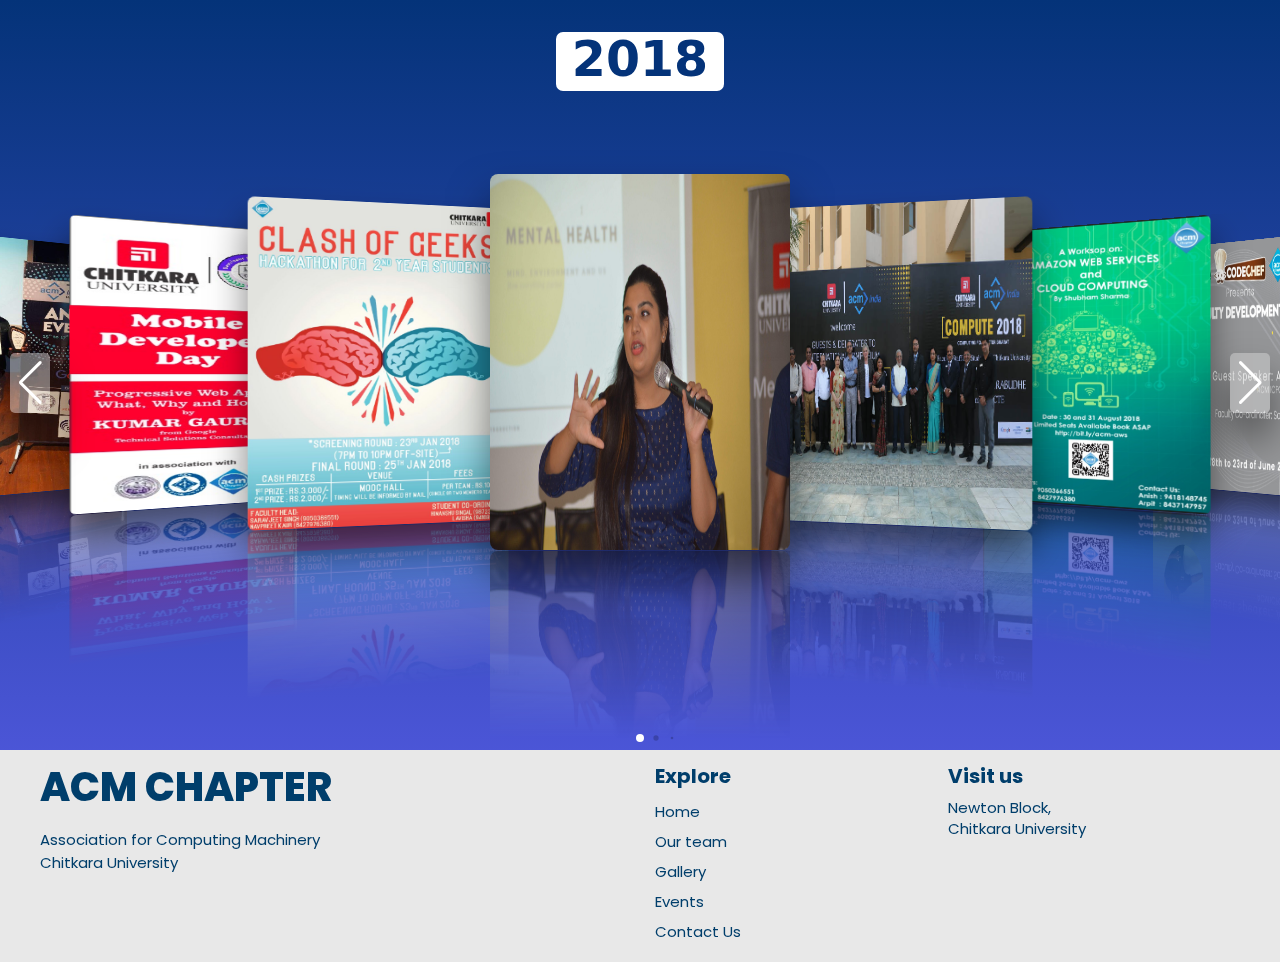
<file: assets/event/event2k18.html>
<!DOCTYPE html>
<html lang="en">

<head>
    <meta charset="UTF-8">
    <meta http-equiv="X-UA-Compatible" content="IE=edge">
    <meta name="viewport" content="width=device-width, initial-scale=1.0">
    <link rel="stylesheet" href="https://unpkg.com/swiper/swiper-bundle.min.css" />
    <link rel="stylesheet" href="../css/event.css">
    <link rel="stylesheet" href="../css/index.css">
    <link rel="stylesheet" href="https://cdnjs.cloudflare.com/ajax/libs/font-awesome/5.15.1/css/all.min.css"
        integrity="sha512-+4zCK9k+qNFUR5X+cKL9EIR+ZOhtIloNl9GIKS57V1MyNsYpYcUrUeQc9vNfzsWfV28IaLL3i96P9sdNyeRssA=="
        crossorigin="anonymous" />
    <link rel="stylesheet" href="https://maxcdn.bootstrapcdn.com/bootstrap/3.4.1/css/bootstrap.min.css">
    <script src="https://ajax.googleapis.com/ajax/libs/jquery/3.5.1/jquery.min.js"></script>
    <script src="https://maxcdn.bootstrapcdn.com/bootstrap/3.4.1/js/bootstrap.min.js"></script>
    <title>Event 2k18</title>
    <script src="https://ajax.googleapis.com/ajax/libs/jquery/3.5.1/jquery.min.js"></script>

    <style>
        body {
            display: block;
        }
        .footer {
            padding: 1.5rem 4rem !important;
        }
    </style>
</head>

<body style="background-image: linear-gradient(#043379,rgb(95, 95, 241));">

    <!-- container -->
    <div class="swiper-container">
        <div class="yyyy">
            <h2>2018</h2>
        </div>
        <div class="swiper-wrapper">
            <img class="swiper-slide" src="../events_images/2018/mentalWellBeing2018/mwb1.jpg" data-toggle="modal"
                data-target="#exampleModalA" />
            <img class="swiper-slide" src="../events_images/2018/Compute1.jpg" data-toggle="modal"
                data-target="#exampleModalB" />
            <img class="swiper-slide" src="../events_images/2018/aws1.jpeg" data-toggle="modal"
                data-target="#exampleModalC" />
            <img class="swiper-slide" src="../events_images/2018/fdp1.jpeg" data-toggle="modal"
                data-target="#exampleModalD" />
            <img class="swiper-slide" src="../events_images/2018/appdev.jpeg" data-toggle="modal"
                data-target="#exampleModalE" />
            <img class="swiper-slide" src="../events_images/2018/nitttr/poster.jpeg" data-toggle="modal"
                data-target="#exampleModalF" />
            <img class="swiper-slide" src="../events_images/2018/codathon2018/Codathon2018.png" data-toggle="modal"
                data-target="#exampleModalG" />
            <img class="swiper-slide" src="../events_images/2018/speaktolead/speaktolead1.jpeg" data-toggle="modal"
                data-target="#exampleModalH" />
            <img class="swiper-slide" src="../events_images/2018/chapterAward/award1.jpg" data-toggle="modal"
                data-target="#exampleModalI" />
            <img class="swiper-slide" src="../events_images/2018/mobileDay/mobileday1.jpeg" data-toggle="modal"
                data-target="#exampleModalJ" />
            <img class="swiper-slide" src="../events_images/2018/clashofGeek/cog1.jpg" data-toggle="modal"
                data-target="#exampleModalK" />

        </div>
        <div class="swiper-button-next arrow"></div>
        <div class="swiper-button-prev arrow"></div>


        <!-- Add Pagination -->
        <div class="swiper-pagination"></div>
    </div>

    <!-- footer -->
    <div class="container-fluid footer fixed-bottom" style="background-color: #e8e8e8;">
        <div class="row">
            <div class="col-sm-6 footerLeft">
                <h2>ACM CHAPTER</h2>
                <p>Association for Computing Machinery<br> Chitkara University</p>
            </div>
            <div class="col-sm-6 footerRight">
                <div class="col-xs-6 footerLinks">
                    <h4>Explore</h4>
                    <a href="../../index.html">Home</a><br>
                    <a href="../../office-bearers.html">Our team</a><br>
                    <a href="../../gallery.html">Gallery</a><br>
                    <a href="../../events.html">Events</a><br>
                    <a href="../../contactus.html">Contact Us</a>

                </div>
                <div class="col-xs-6">
                    <h4>Visit us</h4>
                    <a href="https://g.page/ChitkaraU?share">Newton Block,<br> Chitkara University</a>
                    <br>
                    <a href="https://www.facebook.com/ACMChitkara/?ti=as"><i class="fab fa-facebook fa-2x"></i></a>
                    <a href="https://instagram.com/acmciet?igshid=135hznbgp2xy"><i
                            class="fab fa-instagram fa-2x"></i></a>
                    <a href="https://www.linkedin.com/company/chitkara-acm-student-chapter"><i
                            class="fab fa-linkedin fa-2x"></i></a>
                    <a href="https://twitter.com/acmchitkara"><i class="fab fa-twitter fa-2x"></i></a>
                    <a href="https://play.google.com/store/apps/details?id=acm.chitkara_offical"><i
                            class="fab fa-google-play"></i></a>
                </div>
            </div>
        </div>
    </div>

    <!-- Modal -->
    <div class="modal fade" id="exampleModalA" tabindex="-1" role="dialog" aria-labelledby="exampleModalLabel"
        aria-hidden="true">
        <div class="modal-dialog modal-dialog-centered" role="document" style="width: 70%;">
            <div class="modal-content">
                <div class="modal-header">
                    <button type="button" class="close" data-dismiss="modal" aria-label="Close">
                        <span aria-hidden="true">&times;</span>
                    </button>
                    <h1 class="modal-title heading1" id="exampleModalLabel"><b>WORKSHOP ON MENTAL WELL BEING</b></h1>

                </div>
                <div class="modal-body">

                    <img src="../events_images/2018/mentalWellBeing2018/mwb1.jpg" class="composition_photo"
                        alt="Longtail boat in Thailand"><br>

                    <p>Mind is a powerful force. It can either enslave you or empower you
                        ACM Student Chapter, Chitkara University on 16 Oct-2018, in collaboration with IIT BOMBAY,
                        brought forth a sensational opportunity for all the great mindsets out there to witness the
                        escapade involving a series of mind opening sessions MINDFLUENCE, Mental Well-Being: from Myth
                        to Understanding, a journey full of astounding, flabbergasting and jaw dropping facts and
                        pointers that would lead you the answers you seek from everyday subconscious inquiries you have
                        with your own self in a simple yet effective way.
                        The occasion witnessed the effervescent coverage of different arenas from Social media, Peer
                        pressure, Bullying, Parental pressure and Society to talking about Personalities, Dating and
                        Communication by the expert Ms. Harnoor K Bhatia, a renowned, counseling psychologist. The
                        session, under her influential and effective way of communication, was an eye witness to the
                        fact of inculcating in one self- Self care, self esteem, self worth and self respect thereby
                        setting free the voice within the inner you, making you feel the transitional aura slowly
                        sinking deep within you.
                    </p>

                </div>
            </div>
        </div>
    </div>

    <div class="modal fade" id="exampleModalB" tabindex="-1" role="dialog" aria-labelledby="exampleModalLabel"
        aria-hidden="true">
        <div class="modal-dialog modal-dialog-centered" role="document" style="width: 70%;">
            <div class="modal-content">
                <div class="modal-header">
                    <button type="button" class="close" data-dismiss="modal" aria-label="Close">
                        <span aria-hidden="true">&times;</span>
                    </button>
                    <h1 class="modal-title heading1" id="exampleModalLabel"><b>COMPUTE 2018</b></h1>

                </div>
                <div class="modal-body">

                    <img src="../events_images/2018/Compute1.jpg" class="composition_photo"
                        alt="Longtail boat in Thailand"><br>

                    <p>
                        Chitkara University organized ACM student chapter summit on 12th October 2018 at 4:30PM –
                        6:30PM. 12 student chapter having 34 chapter invitees attended the summit. Summit was chaired by
                        ACM India council members. In the summit two award winning ACM student chapter (PICT and PCCET)
                        presented their chapter activities and all other student chapter presented their annual report
                        through the poster presentation. Best practices of all the chapters were highly appreciated by
                        the council members and discussed the future activities of student chapters. ACM India secretary
                        and COO motivated the chapters to take the benefits of special grant provided the by the ACM.
                        Following chapter participated in the summit:
                        <br><br>
                        1. ABES ACM student chapter<br>
                        2. ABES ACM – W student chapter<br>
                        3. Chikara ACM Student chapter<br>
                        4. Deen Dayal Upadhya ACM student chapter<br>
                        5. FISAT ACM student chapter<br>
                        6. IIIT Bhubaneswar ACM student chapter<br>
                        7. Manipal University ACM student chapter<br>
                        8. MNM Jain ACM student chapter<br>
                        9. PCCET ACM student chapter<br>
                        10. PICT ACM student chapter<br>
                        11. SCSVMV ACM student chapter<br>
                        12. Symbiosis ACM student chapter<br>
                        <br><br>
                        COMPUTE started off in 2008 as an annual conference of ACM Bangalore Chapter to bring together
                        researchers and practitioners working in the area of information management and knowledge
                        services. COMPUTE 2018 was the 11th edition of the conference. In addition COMPUTE 2018 featured
                        a panel discussion session and two tutorials, one each for faculty and students.
                    </p>

                </div>
            </div>
        </div>
    </div>

    <div class="modal fade" id="exampleModalC" tabindex="-1" role="dialog" aria-labelledby="exampleModalLabel"
        aria-hidden="true">
        <div class="modal-dialog modal-dialog-centered" role="document" style="width: 70%;">
            <div class="modal-content">
                <div class="modal-header">
                    <button type="button" class="close" data-dismiss="modal" aria-label="Close">
                        <span aria-hidden="true">&times;</span>
                    </button>
                    <h1 class="modal-title heading1" id="exampleModalLabel"><b>WORKSHOP ON AWS</b></h1>

                </div>
                <div class="modal-body">

                    <img src="../events_images/2018/aws1.jpeg" class="composition_photo"
                        alt="Longtail boat in Thailand"><br>

                    <p>
                        ACM Student chapter, Department of Computer Science and Engineering, has organized a 2 Days
                        workshop from 30th August 2018 – 31st August 2018 for BE students. Workshop was based on the
                        topic “Amazon Web Services”. Amazon Web Services is a subsidiary of Amazon providing on-demand
                        cloud computing platforms and APIs to individuals,companies and governments.Mr. Shubham Sharma
                        was the resource person for the workshop.He gave excellent inputs and his dedication towards the
                        students made this workshop an another successful eventuality.
                        <br>
                        80 students participated in the workshop. Workshop was very interestingand student worked on AWS
                        platform and learned many AWS services like sentimental analysis, speech to text conversion.
                    </p>
                </div>
            </div>
        </div>
    </div>

    <div class="modal fade" id="exampleModalD" tabindex="-1" role="dialog" aria-labelledby="exampleModalLabel"
        aria-hidden="true">
        <div class="modal-dialog modal-dialog-centered" role="document" style="width: 70%;">
            <div class="modal-content">
                <div class="modal-header">
                    <button type="button" class="close" data-dismiss="modal" aria-label="Close">
                        <span aria-hidden="true">&times;</span>
                    </button>
                    <h1 class="modal-title heading1" id="exampleModalLabel"><b>FDP ON PROGRAMMING & LOGIC</b></h1>

                </div>
                <div class="modal-body">

                    <img src="../events_images/2018/fdp1.jpeg" class="composition_photo"
                        alt="Longtail boat in Thailand"><br>

                    <p>
                        ACM Student chapter, Department of Computer Science, has organized a 6 Days( 18th June -23rd
                        June) Faculty development program in association with Codechef ( A Directi Company). Session was
                        delivered by Mr. Arjun Arul, ( ACM ICPC world finalist). He guided faculty members on
                        competitive programming & logic building using Data Structure and Algorithms. Session indeed was
                        excellent and quite interactive. The way of teaching the topics sequentially had been very
                        effective. All the topics covered were enough to boost up coding level.
                        <br>
                        20 Faculty members have participated from Chitkara University. Full day lecture consist of 3
                        hours theory and 3 practical sessions .Overall the session was fun, challenging, exciting and
                        helped to explore new dimensions.

                    </p>

                </div>
            </div>
        </div>
    </div>

    <div class="modal fade" id="exampleModalE" tabindex="-1" role="dialog" aria-labelledby="exampleModalLabel"
        aria-hidden="true">
        <div class="modal-dialog modal-dialog-centered" role="document" style="width: 70%;">
            <div class="modal-content">
                <div class="modal-header">
                    <button type="button" class="close" data-dismiss="modal" aria-label="Close">
                        <span aria-hidden="true">&times;</span>
                    </button>
                    <h1 class="modal-title heading1" id="exampleModalLabel"><b>APP DEVELOPMENT</b></h1>

                </div>
                <div class="modal-body">

                    <img src="../events_images/2018/appdev.jpeg" class="composition_photo"
                        alt="Longtail boat in Thailand"><br>

                    <p>
                        ACM student Chapter, Chitkara University in collaboration with Google Education organized its
                        six days workshop on ‘App Development’. Twenty two students participated in the workshop. The
                        six day workshop unpacked what constitutes great learning concepts of CS to gain hands on
                        experience in the field of App development. This workshop comprises 6 day evening classes
                        starting from 4th april 2018.
                        <br>
                        Workshop includes Applied CS skill course with the help of projects like ‘Scarne’s Dice’ and
                        ‘Binary search tree and AVL’. Major takeaways from the workshop were the understanding of
                        desirable practices in App development and looking forward to code with greater confidence.Under
                        the guidance of Mr Saravjeet the workshop was organized by Shalvi Saxena and Hitesh Bansal
                        (Member of ACM chapter).

                    </p>

                </div>
            </div>
        </div>
    </div>

    <div class="modal fade" id="exampleModalF" tabindex="-1" role="dialog" aria-labelledby="exampleModalLabel"
        aria-hidden="true">
        <div class="modal-dialog modal-dialog-centered" role="document" style="width: 70%;">
            <div class="modal-content">
                <div class="modal-header">
                    <button type="button" class="close" data-dismiss="modal" aria-label="Close">
                        <span aria-hidden="true">&times;</span>
                    </button>
                    <h1 class="modal-title heading1" id="exampleModalLabel"><b>INDUSTRIAL VISIT</b></h1>

                </div>
                <div class="modal-body">

                    <img src="../events_images/2018/nitttr/poster.jpeg" class="composition_photo"
                        alt="Longtail boat in Thailand"><br>

                    <p>
                        ACM Student Chapter of Department of Computer Science and Engineering organized an industrial
                        visit to National Institute of Technical Teachers Training & Research(NITTTR), Chandigarh on 29
                        March 2018. Three faculty members of department and 37 students of ACM visited the site.
                        <br>
                        NITTTR had hosted an international conference with delegates from all over the world. The Chief
                        Guest for the conference was Dr A.R Rao, Director NIPER Mohali. Dr BiplabSikdar (National
                        University of Singapore, Singapore) , Dr. MD Mamun (UniversitiKebangsaan Malaysia, Malaysia) and
                        Prof S.S. Pattnaik (Director-NITTTR, Chandigarh) were some of the delegates that attended the
                        conference. There were four different talks on Future of Technology and Cyber Security.
                    </p>
                </div>
            </div>
        </div>
    </div>

    <div class="modal fade" id="exampleModalG" tabindex="-1" role="dialog" aria-labelledby="exampleModalLabel"
        aria-hidden="true">
        <div class="modal-dialog modal-dialog-centered" role="document" style="width: 70%;">
            <div class="modal-content">
                <div class="modal-header">
                    <button type="button" class="close" data-dismiss="modal" aria-label="Close">
                        <span aria-hidden="true">&times;</span>
                    </button>
                    <h1 class="modal-title heading1" id="exampleModalLabel"><b>CODATHON 2018</b></h1>

                </div>
                <div class="modal-body">

                    <img src="../events_images/2018/codathon2018/Codathon2018.png" class="composition_photo"
                        alt="Longtail boat in Thailand"><br>

                    <p>
                        ACM , IEI and IEEE organized a coding competition under the University Fest ‘EXPLORE’. 32 teams
                        took part in the first round of the competition while 25 teams were present during the second
                        round. During this event students got the idea of how to get into coding competitions. These
                        kinds of events are meant to make the students analyze and ideate in carrying out various
                        projects in association with respective industries.They were given freedom of choice of their
                        own programming language.
                        The first round was a pen paper quiz which had questions from all languages. The second round
                        was a coding competition, in which only one member could code at a time and the partners were
                        switched periodically.
                        <br>
                        The 1st prize of 3000/- was bagged by Guneet Garg and Ayush Singla. The 2nd prize of 2000/- was
                        bagged by Yatin Sindhi and Vinayak Pahuj.These events give students some idea about how to
                        tackle unseen questions in field of computer programming.


                    </p>

                </div>
            </div>
        </div>
    </div>

    <div class="modal fade" id="exampleModalH" tabindex="-1" role="dialog" aria-labelledby="exampleModalLabel"
        aria-hidden="true">
        <div class="modal-dialog modal-dialog-centered" role="document" style="width: 70%;">
            <div class="modal-content">
                <div class="modal-header">
                    <button type="button" class="close" data-dismiss="modal" aria-label="Close">
                        <span aria-hidden="true">&times;</span>
                    </button>
                    <h1 class="modal-title heading1" id="exampleModalLabel"><b>SPEAK TO LEAD</b></h1>

                </div>
                <div class="modal-body">

                    <img src="../events_images/2018/speaktolead/speaktolead1.jpeg" class="composition_photo"
                        alt="Longtail boat in Thailand"><br>

                    <p>
                        ACM Student Chapter,with the help of Wishfie organised the debate competition ‘Speak To
                        Lead’.students from all over India participated in the event which had it’s 1st round on line
                        and 2nd round at Chitkara University.<br>

                        The first round was an on line round. In it the participants had to install the Wishfie app from
                        the Internet and based on the topics provided, had to click one video of them expressing their
                        opinion and post it on the app. A team of highly skilled and experienced faculty poured their
                        expertise and evaluated all the videos .The second round was an of site round. The selected 12
                        students, who made it to the finals, were given a random topic and were given 2 minutes to
                        present their viewpoint on that topic. The judging panel consisted of Ms. Mandeep Kaur ,
                        department of Inlingua, Chitkara University and Mr. Pankaj Garg, an experienced professor in the
                        field of Mass Communication. After the intellectually stimulating final round, the winner was
                        announced and was awarded with a cash prize of Rs. 4000. And the runner up was awarded with a
                        cash prize of Rs. 3000. ACM Student Chapter, provided the much necessary stage and made itself a
                        part of an intellectual as well as an informative discussion which the participants were an
                        integral part of.
                    </p>

                </div>
            </div>
        </div>
    </div>

    <div class="modal fade" id="exampleModalI" tabindex="-1" role="dialog" aria-labelledby="exampleModalLabel"
        aria-hidden="true">
        <div class="modal-dialog modal-dialog-centered" role="document" style="width: 70%;">
            <div class="modal-content">
                <div class="modal-header">
                    <button type="button" class="close" data-dismiss="modal" aria-label="Close">
                        <span aria-hidden="true">&times;</span>
                    </button>
                    <h1 class="modal-title heading1" id="exampleModalLabel"><b>HONORABLE MENTION CHAPTER AWARD</b></h1>

                </div>
                <div class="modal-body">

                    <img src="../events_images/2018/chapterAward/award1.jpg" class="composition_photo"
                        alt="Longtail boat in Thailand"><br>

                    <p>
                        With a great vision and a great team, ACM Student Chapter, has received Honorable Mention
                        Chapter Award in ACM India Annual Event on 17th Feb 2018. ACM India annual function was held in
                        Nagpur. This award has been the result of active participation in the ACM India activities,
                        great community service and a highly skilled team working together to make computing a hobby
                        rather than a profession among the youths. In past years, Chitkara ACM chapter organized many
                        national and university level events to provide benefits to students and society. Few of the
                        highlighted events are ACM- W Hackathon (for girls only), CS Pathsala workshop, CS Curricula
                        workshop, Activities related to Swachta abhiyan and national unity, activities by ACM member for
                        the betterment of society. ACM Student Chapter would like to thank all its student as well as
                        faculty members for their never ending support.
                        <br><br>
                        Following Member of Chitkara ACM chapter participated in the event:
                        <br><br>
                        1.Saravjeet Singh (Faculty Advisor, ACM Chapter)<br>
                        2.Harshit Jain (President, ACM Chapter)<br>
                        3.Harshwardhan Saini (Chair, ACM chapter member)
                    </p>

                </div>
            </div>
        </div>
    </div>

    <div class="modal fade" id="exampleModalJ" tabindex="-1" role="dialog" aria-labelledby="exampleModalLabel"
        aria-hidden="true">
        <div class="modal-dialog modal-dialog-centered" role="document" style="width: 70%;">
            <div class="modal-content">
                <div class="modal-header">
                    <button type="button" class="close" data-dismiss="modal" aria-label="Close">
                        <span aria-hidden="true">&times;</span>
                    </button>
                    <h1 class="modal-title heading1" id="exampleModalLabel"><b>MOBILE DAY</b></h1>

                </div>
                <div class="modal-body">

                    <img src="../events_images/2018/mobileDay/mobileday1.jpeg" class="composition_photo"
                        alt="Longtail boat in Thailand"><br>

                    <p>
                        Developer Student Club organised “Mobile Developer Day” on 3rd February in association with
                        IE(I), IEEE CIET SB and ACM Chapter. The one day event provided an insight into two upcoming
                        technologies –
                        <br><br>
                        1.Progressive Web Apps(PWA)<br>
                        2.App Monetization with AdMob<br><br>
                        The session on PWA’s was conducted by Kumar Gaurav Garg, a Technical Solutions Consultant at
                        Google. In this session, students were versed with the need of PWA’s in the technical industry
                        and were also given a hands- on session on how to create a Progressive Web Application.
                        <br>
                        The session on App Monetization with AdMob was conducted by Mr Vikash Rana, Sr. Android
                        Developer at Mobile Web Pixels, Being a specialist in this field, Mr. Vikash guided the students
                        on how to integrate ads in their apps using AdMob. The entire workshop provided a hands-on
                        experience, where students built and used the AdMob platform in their own apps. Overall session
                        was really productive and informative.
                    </p>

                </div>
            </div>
        </div>
    </div>

    <div class="modal fade" id="exampleModalK" tabindex="-1" role="dialog" aria-labelledby="exampleModalLabel"
        aria-hidden="true">
        <div class="modal-dialog modal-dialog-centered" role="document" style="width: 70%;">
            <div class="modal-content">
                <div class="modal-header">
                    <button type="button" class="close" data-dismiss="modal" aria-label="Close">
                        <span aria-hidden="true">&times;</span>
                    </button>
                    <h1 class="modal-title heading1" id="exampleModalLabel"><b>CLASH OF GEEKS</b></h1>

                </div>
                <div class="modal-body">

                    <img src="../events_images/2018/clashofGeek/cog1.jpg" class="composition_photo"
                        alt="Longtail boat in Thailand"><br>

                    <p>
                        It’s not really about the competition. Your biggest challenge in a race is yourself. You’re
                        often racing against time. You’re frequently running everything through your mind. It’s not
                        really the person next to you that you worry about.<br><br>

                        These captivating string of words remodelled themselves as the centre piece of every mind, and
                        nerves became the focal point, as clock ticked on in lieu of ”Clash of Geeks”, conducted by ACM
                        Student Chapter, on 25th January 20.The event witnessed 25 highly skilled and motivated teams
                        slugging it out in the finals of six-hour codefest, by making it through a barrage of 53 teams
                        via an online screening round, which was conducted on 23rd January, 2018. The test consisted of
                        a plethora of questions, which not only gave an opportunity to every applicant to test their
                        proficiency in C and C++, but also enabled them to test their mental strength.<br><br>

                        At the end of this challenge, the mega-prize of Rs 3000/- , certificates and a set of trophies,
                        was claimed by the team of Guneet Garg(Roll No-1610991310) and Ayush Singla(Roll No-
                        1610991212). While the runners up award of Rs 2000/- belonged to the team of Vipul Popli (Roll
                        No-1610991967) and Kunal Pahwa (Roll No- 1610991473).
                    </p>

                </div>
            </div>
        </div>
    </div>

    <script src="https://unpkg.com/swiper/swiper-bundle.min.js"></script>
    <!-- Initialize Swiper -->
    <script src="../js/slider.js"></script>
</body>

</html>
</file>
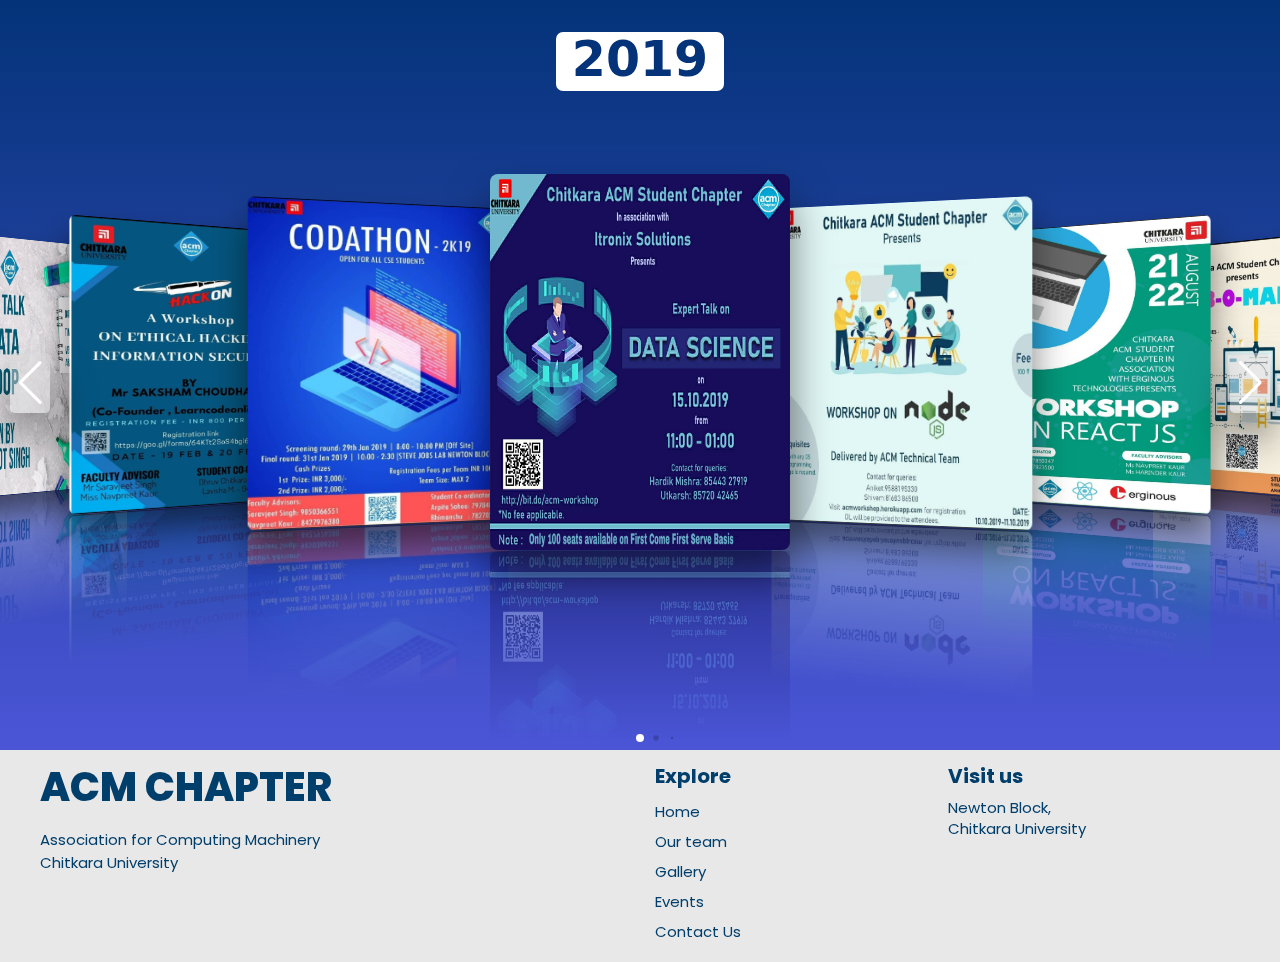
<file: assets/event/event2k19.html>
<!DOCTYPE html>
<html lang="en">

<head>
    <meta charset="UTF-8">
    <meta http-equiv="X-UA-Compatible" content="IE=edge">
    <meta name="viewport" content="width=device-width, initial-scale=1.0">
    <link rel="stylesheet" href="https://unpkg.com/swiper/swiper-bundle.min.css" />
    <link rel="stylesheet" href="../css/event.css">
    <link rel="stylesheet" href="../css/index.css">
    <link rel="stylesheet" href="https://cdnjs.cloudflare.com/ajax/libs/font-awesome/5.15.1/css/all.min.css"
        integrity="sha512-+4zCK9k+qNFUR5X+cKL9EIR+ZOhtIloNl9GIKS57V1MyNsYpYcUrUeQc9vNfzsWfV28IaLL3i96P9sdNyeRssA=="
        crossorigin="anonymous" />
    <link rel="stylesheet" href="https://maxcdn.bootstrapcdn.com/bootstrap/3.4.1/css/bootstrap.min.css">
    <script src="https://ajax.googleapis.com/ajax/libs/jquery/3.5.1/jquery.min.js"></script>
    <script src="https://maxcdn.bootstrapcdn.com/bootstrap/3.4.1/js/bootstrap.min.js"></script>
    <title>Event 2k19</title>
    <script src="https://ajax.googleapis.com/ajax/libs/jquery/3.5.1/jquery.min.js"></script>

    <style>
        body {
            display: block;
        }
        .footer {
            padding: 1.5rem 4rem !important;
        }
    </style>
</head>

<body style="background-image: linear-gradient(#043379,rgb(95, 95, 241));">

    <!-- container -->
    <div class="swiper-container">
        <div class="yyyy">
            <h2>2019</h2>
        </div>
        <div class="swiper-wrapper">
            <img class="swiper-slide" src="../events_images/2019/dataScience/dataScience.jpg" data-toggle="modal"
                data-target="#exampleModal0" />
            <img class="swiper-slide" src="../events_images/2019/nodejs/nodejs.jpg" data-toggle="modal"
                data-target="#exampleModal1" />
            <img class="swiper-slide" src="../events_images/2019/reactjs/reactjs.jpeg" data-toggle="modal"
                data-target="#exampleModal2" />
            <img class="swiper-slide" src="../events_images/2019/webomania/webomania.jpg" data-toggle="modal"
                data-target="#exampleModal3" />
            <img class="swiper-slide" src="../events_images/2019/android/Poster-for-Android-Workshop.png"
                data-toggle="modal" data-target="#exampleModal4" />
            <img class="swiper-slide" src="../events_images/2019/bigData/bigdata.jpg" data-toggle="modal"
                data-target="#exampleModal5" />
            <img class="swiper-slide" src="../events_images/2019/hackon/hackon.jpeg" data-toggle="modal"
                data-target="#exampleModal6" />
            <img class="swiper-slide" src="../events_images/2019/codathon/codathon.jpeg" data-toggle="modal"
                data-target="#exampleModal7" />

        </div>
        <div class="swiper-button-next arrow"></div>
        <div class="swiper-button-prev arrow"></div>


        <!-- Add Pagination -->
        <div class="swiper-pagination"></div>
    </div>

    <!-- footer -->
    <div class="container-fluid footer fixed-bottom" style="background-color: #e8e8e8;">
        <div class="row">
            <div class="col-sm-6 footerLeft">
                <h2>ACM CHAPTER</h2>
                <p>Association for Computing Machinery<br> Chitkara University</p>
            </div>
            <div class="col-sm-6 footerRight">
                <div class="col-xs-6 footerLinks">
                    <h4>Explore</h4>
                    <a href="../../index.html">Home</a><br>
                    <a href="../../office-bearers.html">Our team</a><br>
                    <a href="../../gallery.html">Gallery</a><br>
                    <a href="../../events.html">Events</a><br>
                    <a href="../../contactus.html">Contact Us</a>

                </div>
                <div class="col-xs-6">
                    <h4>Visit us</h4>
                    <a href="https://g.page/ChitkaraU?share">Newton Block,<br> Chitkara University</a>
                    <br>
                    <a href="https://www.facebook.com/ACMChitkara/?ti=as"><i class="fab fa-facebook fa-2x"></i></a>
                    <a href="https://instagram.com/acmciet?igshid=135hznbgp2xy"><i
                            class="fab fa-instagram fa-2x"></i></a>
                    <a href="https://www.linkedin.com/company/chitkara-acm-student-chapter"><i
                            class="fab fa-linkedin fa-2x"></i></a>
                    <a href="https://twitter.com/acmchitkara"><i class="fab fa-twitter fa-2x"></i></a>
                    <a href="https://play.google.com/store/apps/details?id=acm.chitkara_offical"><i
                            class="fab fa-google-play"></i></a>
                </div>
            </div>
        </div>
    </div>

    <!-- Modal -->
    <div class="modal fade" id="exampleModal0" tabindex="-1" role="dialog" aria-labelledby="exampleModalLabel"
        aria-hidden="true">
        <div class="modal-dialog modal-dialog-centered" role="document" style="width: 70%;">
            <div class="modal-content">
                <div class="modal-header">
                    <button type="button" class="close" data-dismiss="modal" aria-label="Close">
                        <span aria-hidden="true">&times;</span>
                    </button>
                    <h1 class="modal-title heading1" id="exampleModalLabel"><b>EXPERT TALK ON DATA SCIENCE</b></h1>

                </div>
                <div class="modal-body">

                    <img src="../events_images/2019/dataScience/dataScience.jpg" class="composition_photo"
                        alt="Data Science"><br>

                    <p>Chitkara ACM student chapter, Department of computer science and engineering organized a well
                        developed expert talk on of the most intriguing topic “Data Science” on 15th October 2019. It
                        was an interactive session delivered by Er Karan Arora, founder and CEO of ‘Itronix Solutions’.
                        It was a well flourished healthy session where students showed their keen interest in the chief
                        field of Data Science, learned various aspects of this emerging specialization. 70 students
                        participated in this event.<br>
                        This workshop was appreciated by all the students as they were able to enhance technical skills.
                        The talk also motivated the students and explained that these kind of workshops are beneficial
                        for their upcoming placements and technical knowledge.The event was a smashing success and
                        showcased the combined efforts of the ACM family and gained many positive feedback</p>

                </div>
            </div>
        </div>
    </div>

    <div class="modal fade" id="exampleModal1" tabindex="-1" role="dialog" aria-labelledby="exampleModalLabel"
        aria-hidden="true">
        <div class="modal-dialog modal-dialog-centered" role="document" style="width: 70%;">
            <div class="modal-content">
                <div class="modal-header">
                    <button type="button" class="close" data-dismiss="modal" aria-label="Close">
                        <span aria-hidden="true">&times;</span>
                    </button>
                    <h1 class="modal-title heading1" id="exampleModalLabel"><b>WORKSHOP ON NODEJS</b></h1>

                </div>
                <div class="modal-body">

                    <img src="../events_images/2019/nodejs/nodejs.jpg" class="composition_photo" alt="Node Js"><br>

                    <p>CHITKARA ACM STUDENT CHAPTER organized a two days workshop on one of the flourishing backend
                        development tools ‘NODE JS’ on 10th and 11th October 2019 at Chitkara University, Punjab. Node.
                        JS is a JS runtime environment which allows the infrastructure to build and run an application
                        in a light, scalable, and cross-platform way.<br>
                        Approximately 50 students registered for this workshop. Firstly, they were excited to learn a
                        new backend development tool but their interest grew progressively as both the speakers started
                        connecting working of this technical backend tool with real life examples. After that,
                        participants showed persistent enthusiasm throughout the workshop.
                        In the end, certificates were provided to participants.This workshop was surely a success due to
                        mutual coordination of everyone presented there.</p>

                </div>
            </div>
        </div>
    </div>

    <div class="modal fade" id="exampleModal2" tabindex="-1" role="dialog" aria-labelledby="exampleModalLabel"
        aria-hidden="true">
        <div class="modal-dialog modal-dialog-centered" role="document" style="width: 70%;">
            <div class="modal-content">
                <div class="modal-header">
                    <button type="button" class="close" data-dismiss="modal" aria-label="Close">
                        <span aria-hidden="true">&times;</span>
                    </button>
                    <h1 class="modal-title heading1" id="exampleModalLabel"><b>WORKSHOP ON REACT JS</b></h1>

                </div>
                <div class="modal-body">

                    <img src="../events_images/2019/reactjs/reactjs.jpeg" class="composition_photo" alt="React Js"><br>

                    <p>Web development is a key specialization in IT sector. Not only it’s interesting but also serves
                        as a major field in technology.<br>
                        So in order to develop a pre requisite knowledge for the upcoming developers, Chitkara
                        University ACM student chapter took the initiative of organizing a 2 day workshop on React js.
                        React js is an open source JavaScript library for building user interface. It can be used as a
                        base in the development of single page or mobile applications. So our society organized a 2 day
                        workshop where the experts from ‘Erginous solutions’ shared their experience and expertise with
                        the participants and helped them explore and build a fully functional project on full stack
                        JavaScript with react js. 73 students participated in the event. The event showcased the
                        combined efforts of the ACM family.</p>

                </div>
            </div>
        </div>
    </div>

    <div class="modal fade" id="exampleModal3" tabindex="-1" role="dialog" aria-labelledby="exampleModalLabel"
        aria-hidden="true">
        <div class="modal-dialog modal-dialog-centered" role="document" style="width: 70%;">
            <div class="modal-content">
                <div class="modal-header">
                    <button type="button" class="close" data-dismiss="modal" aria-label="Close">
                        <span aria-hidden="true">&times;</span>
                    </button>
                    <h1 class="modal-title heading1" id="exampleModalLabel"><b>WEB O MANIA</b></h1>

                </div>
                <div class="modal-body">

                    <img src="../events_images/2019/webomania/webomania.jpg" class="composition_photo"
                        alt="Web O Mania"><br>

                    <p>ACM Student Chapter, Department of Computer Science and Engineering, Chitkara University
                        organised a web development based contest, Web-O-Mania to provide a platform for all the
                        frontend fanatics, to compete with each other and showcase their skills, along with a chance to
                        win Exciting prizes worth Rs 5000.The participants were provided with a theme, on site on which
                        they had to build their website. Participants had the flexibility to choose the language and
                        modules that suits them best. The organisers then shortlisted the teams, based on the
                        evaluation.<br>
                        After that the final evaluation was conducted and the winners were announced. Cash prizes, along
                        with certificates and gift cards were awarded to the winners. Total 56 teams participated in the
                        event. The competition concluded on a happy note with a group photo.</p>

                </div>
            </div>
        </div>
    </div>

    <div class="modal fade" id="exampleModal4" tabindex="-1" role="dialog" aria-labelledby="exampleModalLabel"
        aria-hidden="true">
        <div class="modal-dialog modal-dialog-centered" role="document" style="width: 70%;">
            <div class="modal-content">
                <div class="modal-header">
                    <button type="button" class="close" data-dismiss="modal" aria-label="Close">
                        <span aria-hidden="true">&times;</span>
                    </button>
                    <h1 class="modal-title heading1" id="exampleModalLabel"><b></b>WORKSHOP ON ANDROID WITH MACHINE
                        LEARNING</b></h1>

                </div>
                <div class="modal-body">

                    <img src="../events_images/2019/android/Android-Workshop.jpg" class="composition_photo"
                        alt="Android"><br>

                    <p><b>"You don’t have to be great to start, but you have to start to be great"</b><br><br>

                        ACM Student Chapter organized a 2 weeks workshop on Android with Machine Learning to provide an
                        opportunity to all the budding android enthusiasts to witness an in-depth knowledge of Android
                        and take their skills to a whole new level. The instructors for the workshop were the co-founder
                        of LearnCodeOnline, Mr. Saksham Choudhary, who is one of the world’s renowned cybersecurity
                        Researcher, along with Mr. Nitesh Kumar, who is the senior-developer in LearnCodeOnline. The
                        workshop instilled a belief in learning by doing, as the students were made to develop many
                        mobile applications,which were facilitated by Mr.Nitesh, who helped students to understand the
                        code and concepts in a much better way. The applications that were developed involved Text
                        Recognition, Todo app, Calculator, Image Recognition, Weather app, and many other beguiling
                        apps.
                        Prizes were also distributed to students who developed the maximum number of apps.All the
                        participants were handed over the certificates, along with cool stickers and the workshop
                        concluded on a happy note with a group photo.</p>

                </div>
            </div>
        </div>
    </div>

    <div class="modal fade" id="exampleModal5" tabindex="-1" role="dialog" aria-labelledby="exampleModalLabel"
        aria-hidden="true">
        <div class="modal-dialog modal-dialog-centered" role="document" style="width: 70%;">
            <div class="modal-content">
                <div class="modal-header">
                    <button type="button" class="close" data-dismiss="modal" aria-label="Close">
                        <span aria-hidden="true">&times;</span>
                    </button>
                    <h1 class="modal-title heading1" id="exampleModalLabel"><b>BIG DATA</b></h1>

                </div>
                <div class="modal-body">

                    <img src="../events_images/2019/bigData/bigdata.jpg" class="composition_photo" alt="Big Data"><br>

                    <p>ACM Student Chapter, Department of Computer Science and Engineering organized an Expert talk on
                        Big Data and Hadoop presented by Mr. Sarbjot Singh (Technical Lead, Big data and Hadoop, Trantor
                        Software Ltd) on 27/3/2019. Many students participated in the talk and learnt about data center,
                        data nodes and data storage techniques. Students were found very interactive with the speaker.
                        They got great knowledge in the field of Big Data and Hadoop architecture. They were
                        acknowledged about what exactly is Big Data, how is it making an impact on our lives and why
                        organizations are hunting for professionals with Big Data skills. The overall outcome of the
                        event was excellent. And the event was concluded on a happy note with a group photograph.</p>

                </div>
            </div>
        </div>
    </div>

    <div class="modal fade" id="exampleModal6" tabindex="-1" role="dialog" aria-labelledby="exampleModalLabel"
        aria-hidden="true">
        <div class="modal-dialog modal-dialog-centered" role="document" style="width: 70%;">
            <div class="modal-content">
                <div class="modal-header">
                    <button type="button" class="close" data-dismiss="modal" aria-label="Close">
                        <span aria-hidden="true">&times;</span>
                    </button>
                    <h1 class="modal-title heading1" id="exampleModalLabel"><b>WORKSHOP ON ETHICAL HACKING</b></h1>

                </div>
                <div class="modal-body">

                    <img src="../events_images/2019/hackon/hackon.jpeg" class="composition_photo"
                        alt="Ethical Hacking"><br>

                    <p>ACM Student Chapter, Department of Computer Science and Engineering organized a 2 days (19 – 20-
                        Feb 2019) Hackon workshop on Ethical Hacking and Information Security. Total of 75 students
                        attended the workshop. Mr. Saksham Choudhary a renowned information security researcher and
                        ethical hacker was the resource person of the workshops. Mr. Saksham is co-founder of
                        learncodeonline.in andinstructor of many udemy courses.During the workshop, Mr. Choudhary
                        covered some important topics like BurpSuite, webcamhacking, data penetration, MAC modification,
                        vulnerabilities in live websites etc.
                        Student gained hands on experience in the field of the information security. All the students
                        really appreciated the contents that were discussed, they realized that interactions likes these
                        can help them improve their learning. Students showed keen interest in attending more advanced
                        workshops like this in future.</p>

                </div>
            </div>
        </div>
    </div>

    <div class="modal fade" id="exampleModal7" tabindex="-1" role="dialog" aria-labelledby="exampleModalLabel"
        aria-hidden="true">
        <div class="modal-dialog modal-dialog-centered" role="document" style="width: 70%;">
            <div class="modal-content">
                <div class="modal-header">
                    <button type="button" class="close" data-dismiss="modal" aria-label="Close">
                        <span aria-hidden="true">&times;</span>
                    </button>
                    <h1 class="modal-title heading1" id="exampleModalLabel"><b>CODATHON</b></h1>

                </div>
                <div class="modal-body">

                    <img src="../events_images/2019/codathon/codathon.jpeg" class="composition_photo"
                        alt="Codathon"><br>

                    <p>ACM Student Chapter, Department of Computer Science and Engineering organized CODATHON2K19 a
                        coding competition for the students. The completion consisted of two rounds, screening round was
                        on 29/01/2019 which was an off-site round, the final round was on 31/01/2019. Total 180 students
                        registered for the screening round. Over 180 registered students for the screening round, top 60
                        students went on for the final round.For the screening round, the teams were given 3 problems to
                        code and while in the final round they were given six real-life coding problem to code in C or
                        C++ languages.
                        The first position for the event was bagged by Yatin Sindi and Arpit Sharma of CSE 3rd Year and
                        the second position was claimed by Ananay Bakshi & Avnish Dewan of CSE 2nd Year.The winners got
                        a cash prize of 3000/- and 2000/- respectively along with trophies and certificates. All the
                        participants who were selected for the final round were given certificates as an appreciation.
                    </p>

                </div>
            </div>
        </div>
    </div>

    <script src="https://unpkg.com/swiper/swiper-bundle.min.js"></script>
    <!-- Initialize Swiper -->
    <script src="../js/slider.js"></script>
</body>

</html>
</file>
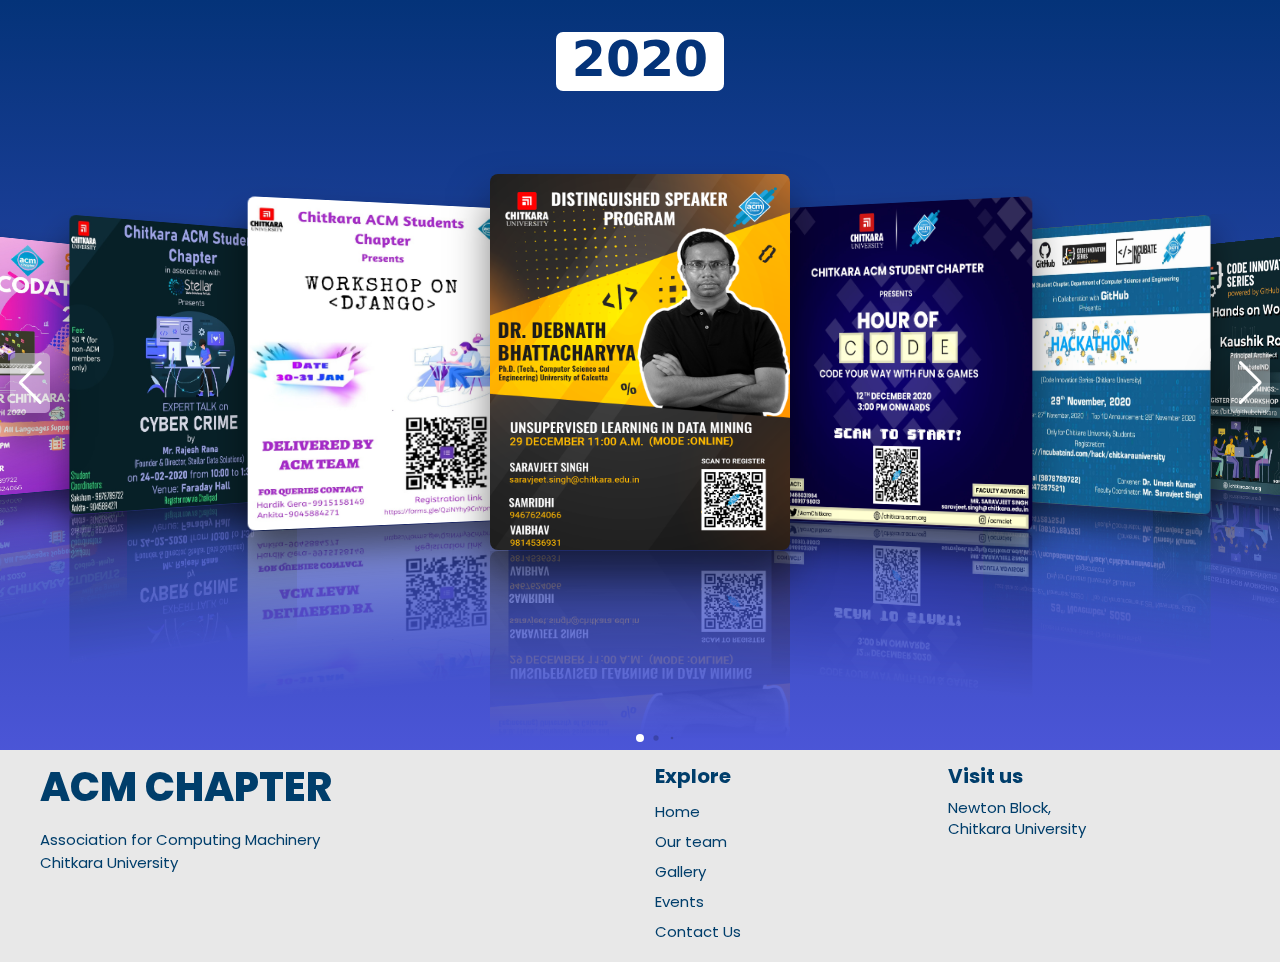
<file: assets/event/event2k20.html>
<!DOCTYPE html>
<html lang="en">

<head>
    <meta charset="UTF-8">
    <meta http-equiv="X-UA-Compatible" content="IE=edge">
    <meta name="viewport" content="width=device-width, initial-scale=1.0">
    <link rel="stylesheet" href="https://unpkg.com/swiper/swiper-bundle.min.css" />
    <link rel="stylesheet" href="../css/event.css">
    <link rel="stylesheet" href="../css/index.css">
    <link rel="stylesheet" href="https://cdnjs.cloudflare.com/ajax/libs/font-awesome/5.15.1/css/all.min.css"
        integrity="sha512-+4zCK9k+qNFUR5X+cKL9EIR+ZOhtIloNl9GIKS57V1MyNsYpYcUrUeQc9vNfzsWfV28IaLL3i96P9sdNyeRssA=="
        crossorigin="anonymous" />
    <link rel="stylesheet" href="https://maxcdn.bootstrapcdn.com/bootstrap/3.4.1/css/bootstrap.min.css">
    <script src="https://ajax.googleapis.com/ajax/libs/jquery/3.5.1/jquery.min.js"></script>
    <script src="https://maxcdn.bootstrapcdn.com/bootstrap/3.4.1/js/bootstrap.min.js"></script>
    <title>Event 2k20</title>
    <script src="https://ajax.googleapis.com/ajax/libs/jquery/3.5.1/jquery.min.js"></script>

    <style>
        body {
            display: block;
        }
        .footer {
            padding: 1.5rem 4rem !important;
        }
    </style>
</head>

<body style="background-image: linear-gradient(#043379,rgb(95, 95, 241));">

    <!-- container -->
    <div class="swiper-container">
        <div class="yyyy">
            <h2>2020</h2>
        </div>
        <div class="swiper-wrapper">
            <img class="swiper-slide" src="../events_images/2020/dspTalk/dspTalkPoster.png" data-toggle="modal"
                data-target="#exampleModal0" />
            <img class="swiper-slide" src="../events_images/2020/hourOfCode/hourOfCode.jpeg" data-toggle="modal"
                data-target="#exampleModal1" />
            <img class="swiper-slide" src="../events_images/2020/codeInovation/codeInovation.jpeg" data-toggle="modal"
                data-target="#exampleModal2" />
            <img class="swiper-slide" src="../events_images/2020/gitHandsOn/gitHandsOn.jpeg" data-toggle="modal"
                data-target="#exampleModal3" />
            <img class="swiper-slide"
                src="../events_images/2020/vedicMaths/WhatsApp-Image-2020-11-18-at-12.24.06-AM-1.jpeg"
                data-toggle="modal" data-target="#exampleModal4" />
            <img class="swiper-slide"
                src="../events_images/2020/treePlantation/WhatsApp-Image-2021-01-02-at-12.31.23-PM-1.jpeg"
                data-toggle="modal" data-target="#exampleModal5" />
            <img class="swiper-slide" src="../events_images/2020/flipIt/flipIt_oct.jpg" data-toggle="modal"
                data-target="#exampleModal6" />
            <img class="swiper-slide"
                src="../events_images/2020/ideation2020/WhatsApp-Image-2020-11-18-at-12.24.48-AM.jpeg"
                data-toggle="modal" data-target="#exampleModal7" />
            <img class="swiper-slide"
                src="../events_images/2020/mentalHealth/WhatsApp-Image-2020-09-30-at-3.25.33-PM-1.jpeg"
                data-toggle="modal" data-target="#exampleModal8" />
            <img class="swiper-slide" src="../events_images/2020/covidAwareness/covidMain.jpg" data-toggle="modal"
                data-target="#exampleModal9" />
            <img class="swiper-slide" src="../events_images/2020/flipIt/flipIt_aug.jpg" data-toggle="modal"
                data-target="#exampleModal10" />
            <img class="swiper-slide" src="../events_images/2020/dsArchitecture/dsArchitecture.jpg" data-toggle="modal"
                data-target="#exampleModal11" />
            <img class="swiper-slide" src="../events_images/2020/techweek2020/techweek2020.jpg" data-toggle="modal"
                data-target="#exampleModal12" />
            <img class="swiper-slide" src="../events_images/2020/poster-making/postermaking2k20-1.jpeg"
                data-toggle="modal" data-target="#exampleModal13" />
            <img class="swiper-slide" src="../events_images/2020/digital-analytics/digitalanalytics2k20-1.jpeg"
                data-toggle="modal" data-target="#exampleModal14" />
            <img class="swiper-slide" src="../events_images/2020/WWIS/Poster-WWIS.jpg" data-toggle="modal"
                data-target="#exampleModal15" />
            <img class="swiper-slide" src="../events_images/2020/ai/ai2k20-1.png" data-toggle="modal"
                data-target="#exampleModal16" />
            <img class="swiper-slide" src="../events_images/2020/codathon-2k20/codathon2k20-3.jpeg" data-toggle="modal"
                data-target="#exampleModal17" />
            <img class="swiper-slide" src="../events_images/2020/cyber-crime/cyber-crime3.jpg" data-toggle="modal"
                data-target="#exampleModal18" />
            <img class="swiper-slide" src="../events_images/2020/django/django.jpg" data-toggle="modal"
                data-target="#exampleModal19" />

        </div>
        <div class="swiper-button-next arrow"></div>
        <div class="swiper-button-prev arrow"></div>


        <!-- Add Pagination -->
        <div class="swiper-pagination"></div>
    </div>

    <!-- footer -->
    <div class="container-fluid footer fixed-bottom" style="background-color: #e8e8e8;">
        <div class="row">
            <div class="col-sm-6 footerLeft">
                <h2>ACM CHAPTER</h2>
                <p>Association for Computing Machinery<br> Chitkara University</p>
            </div>
            <div class="col-sm-6 footerRight">
                <div class="col-xs-6 footerLinks">
                    <h4>Explore</h4>
                    <a href="../../index.html">Home</a><br>
                    <a href="../../office-bearers.html">Our team</a><br>
                    <a href="../../gallery.html">Gallery</a><br>
                    <a href="../../events.html">Events</a><br>
                    <a href="../../contactus.html">Contact Us</a>

                </div>
                <div class="col-xs-6">
                    <h4>Visit us</h4>
                    <a href="https://g.page/ChitkaraU?share">Newton Block,<br> Chitkara University</a>
                    <br>
                    <a href="https://www.facebook.com/ACMChitkara/?ti=as"><i class="fab fa-facebook fa-2x"></i></a>
                    <a href="https://instagram.com/acmciet?igshid=135hznbgp2xy"><i
                            class="fab fa-instagram fa-2x"></i></a>
                    <a href="https://www.linkedin.com/company/chitkara-acm-student-chapter"><i
                            class="fab fa-linkedin fa-2x"></i></a>
                    <a href="https://twitter.com/acmchitkara"><i class="fab fa-twitter fa-2x"></i></a>
                    <a href="https://play.google.com/store/apps/details?id=acm.chitkara_offical"><i
                            class="fab fa-google-play"></i></a>
                </div>
            </div>
        </div>
    </div>


    <div class="modal fade" id="exampleModal0" tabindex="-1" role="dialog" aria-labelledby="exampleModalLabel"
        aria-hidden="true">
        <div class="modal-dialog modal-dialog-centered" role="document" style="width: 70%;">
            <div class="modal-content">
                <div class="modal-header">
                    <button type="button" class="close" data-dismiss="modal" aria-label="Close">
                        <span aria-hidden="true">&times;</span>
                    </button>
                    <h1 class="modal-title heading1" id="exampleModalLabel"><b>DSP TALK</b></h1>

                </div>
                <div class="modal-body">

                    <img src="../events_images/2020/dspTalk/dspTalkPoster.png" class="composition_photo"
                        alt="Longtail boat in Thailand"><br>

                    <p>Chitkara ACM Student Chapter
                        On 29th December,2020, the Chitkara ACM Student Chapter organized a webinar on ” Unsupervised
                        Learning in Data Mining”. Dr. Debnath Bhattacharyya Ph.D (Tech. Computer Science and
                        Engineering) University of Calcutta, was the esteemed speaker and created an interactive session
                        on this exuberant topic. Mr. Debnath told many things about Data Mining and explained each
                        everything in a informative manner. What are the requirements of Clustering Algorithms,how to
                        measure the quality of clustering and more topics in the series.
                        Defining the day, we had 245+ students attending our webinar. The participants were filled with
                        excitement and gained valuable knowledge from the workshop. The event received tremendous
                        positive feedback.Chitkara ACM looks forward for such more amazing sessions in the future.</p>

                </div>
            </div>
        </div>
    </div>

    <div class="modal fade" id="exampleModal1" tabindex="-1" role="dialog" aria-labelledby="exampleModalLabel"
        aria-hidden="true">
        <div class="modal-dialog modal-dialog-centered" role="document" style="width: 70%;">
            <div class="modal-content">
                <div class="modal-header">
                    <button type="button" class="close" data-dismiss="modal" aria-label="Close">
                        <span aria-hidden="true">&times;</span>
                    </button>
                    <h1 class="modal-title heading1" id="exampleModalLabel"><b>HOUR OF CODE</b></h1>

                </div>
                <div class="modal-body">

                    <img src="../events_images/2020/hourOfCode/hourOfCode.jpeg" class="composition_photo"
                        alt="Longtail boat in Thailand"><br>

                    <p>Chitkara ACM Student Chapter, in collaboration with the Department of Computer Science and
                        Engineering, organized “Hour of Code”, an innovative event on December 12, 2020, from 3:00 P.M
                        to 10:00 P.M, which emphasized relieving the week-long stress and work-load of students, with
                        fun-induced coding sessions rather than regular ones. Getting participation from nearly 61
                        students, the gathering was successfully handled by the department advisors and the members of
                        ACM. Games like Ozaria, a classroom-centered phylogeny of CodeCombat and one of the most
                        prevalent coding games in history, and Soccer-shots were arranged, which were well apprehended
                        by everyone.
                        Students actively reacted to the enigmas raised, as well as asked their doubts through the chat
                        option, which were taken up by specialists. Everyone was thrilled to play the games and learn
                        new ideas about coding au-courant. The top three performers were challenged to finish the game,
                        which provoked activity during the culmination of the session. The concourse ended with a vote
                        of thanks by the handling team. It was indeed an exhilarating, convivial, and enlightening
                        session.</p>

                </div>
            </div>
        </div>
    </div>

    <div class="modal fade" id="exampleModal2" tabindex="-1" role="dialog" aria-labelledby="exampleModalLabel"
        aria-hidden="true">
        <div class="modal-dialog modal-dialog-centered" role="document" style="width: 70%;">
            <div class="modal-content">
                <div class="modal-header">
                    <button type="button" class="close" data-dismiss="modal" aria-label="Close">
                        <span aria-hidden="true">&times;</span>
                    </button>
                    <h1 class="modal-title heading1" id="exampleModalLabel"><b>CODE INOVATION SERIES</b></h1>

                </div>
                <div class="modal-body">

                    <img src="../events_images/2020/codeInovation/codeInovation.jpeg" class="composition_photo"
                        alt="Longtail boat in Thailand"><br>

                    <p>To enhance and explore the knowledge and potential of coders, Chitkara ACM Student Chapter in
                        collaboration with the Department of Computer Science and Engineering organised the Code
                        Innovation Series.
                        Results are as follows:
                        1st position Harshit Sharma
                        2nd position Om Gupta
                        3rd position Meena
                        We would like to congratulate all the winners for nailing the task with their talent and
                        hardwork.</p>

                </div>
            </div>
        </div>
    </div>

    <div class="modal fade" id="exampleModal3" tabindex="-1" role="dialog" aria-labelledby="exampleModalLabel"
        aria-hidden="true">
        <div class="modal-dialog modal-dialog-centered" role="document" style="width: 70%;">
            <div class="modal-content">
                <div class="modal-header">
                    <button type="button" class="close" data-dismiss="modal" aria-label="Close">
                        <span aria-hidden="true">&times;</span>
                    </button>
                    <h1 class="modal-title heading1" id="exampleModalLabel"><b>GITHUB HANDS ON WORKSHOP</b></h1>

                </div>
                <div class="modal-body">

                    <img src="../events_images/2020/gitHandsOn/gitHandsOn.jpeg" class="composition_photo"
                        alt="Longtail boat in Thailand"><br>

                    <p>Chitkara ACM Student Chapter, in collaboration with the Department of Computer Science and
                        Engineering and GitHub, organized a “Github Hands-On Workshop” to promote the idea of the “Code
                        Innovation Series”, a unique initiative to portray the value and profits Github offers, on
                        November 25, 2020, from 5:00 P.M to 7:00 P.M The webinar consisted of a valuable lecture and a
                        hands-on session by Mr. Kaushik Roy, Principal Architect, IncubateIND, who has been working in
                        this field for a considerable time.
                        Getting a response from nearly 187 students, the session was successfully handled by the faculty
                        advisor Mr. Sarvjeet Singh. Students actively responded to the questions raised by the host, as
                        well as asked their doubts through the chat option. The session ended with a vote of thanks by
                        the handling team. It was indeed exhilarating and an informative session.</p>

                </div>
            </div>
        </div>
    </div>

    <div class="modal fade" id="exampleModal4" tabindex="-1" role="dialog" aria-labelledby="exampleModalLabel"
        aria-hidden="true">
        <div class="modal-dialog modal-dialog-centered" role="document" style="width: 70%;">
            <div class="modal-content">
                <div class="modal-header">
                    <button type="button" class="close" data-dismiss="modal" aria-label="Close">
                        <span aria-hidden="true">&times;</span>
                    </button>
                    <h1 class="modal-title heading1" id="exampleModalLabel"><b>WORKSHOP ON VEDIC MATHEMATICS</b></h1>

                </div>
                <div class="modal-body">

                    <img src="../events_images/2020/vedicMaths/WhatsApp-Image-2020-11-18-at-12.24.06-AM-1.jpeg"
                        class="composition_photo" alt="Longtail boat in Thailand"><br>

                    <p>Chitkara University Department of CSE ,ACM Student Chapter organised a three days workshop on
                        “Vedic Mathematics”. Mr. Anuj Gupta was invited as guest speaker for the workshop who’s already
                        taking sessions of numerical ability for placement preparation in Chitkara University. Each and
                        everyday was full of knowledge and interaction. Students got to know about the tricks they will
                        find beneficial for solving complex problems in the later on stages.
                        An average of 1000 students participated everyday to grab this wonderful opportunity of brushing
                        up a spectrum of exciting and interesting themes that were being discussed as the aspects of
                        vedic mathematics. The speaker connected the students to the basics and led them to cracking
                        every problem into parts and solving it practically and efficiently.</p>

                </div>
            </div>
        </div>
    </div>


    <div class="modal fade" id="exampleModal5" tabindex="-1" role="dialog" aria-labelledby="exampleModalLabel"
        aria-hidden="true">
        <div class="modal-dialog modal-dialog-centered" role="document" style="width: 70%;">
            <div class="modal-content">
                <div class="modal-header">
                    <button type="button" class="close" data-dismiss="modal" aria-label="Close">
                        <span aria-hidden="true">&times;</span>
                    </button>
                    <h1 class="modal-title heading1" id="exampleModalLabel"><b>TREE PLANTATION DRIVE</b></h1>

                </div>
                <div class="modal-body">

                    <img src="../events_images/2020/treePlantation/WhatsApp-Image-2021-01-02-at-12.31.23-PM-1.jpeg"
                        class="composition_photo" alt="Longtail boat in Thailand"><br>

                    <p>Chitkara ACM Students Chapter in association with NSS organised “Tree Plantation Drive” on 24th
                        of October 2020. An initiative towards the resurrection of the environment and a project idea
                        for a better future.
                        Plants is one of those necessities which doesn’t need any advantages list to make people
                        understand how important and beneficial it actually is. So let’s make this environment more
                        green and plant more trees.</p>

                </div>
            </div>
        </div>
    </div>

    <div class="modal fade" id="exampleModal6" tabindex="-1" role="dialog" aria-labelledby="exampleModalLabel"
        aria-hidden="true">
        <div class="modal-dialog modal-dialog-centered" role="document" style="width: 70%;">
            <div class="modal-content">
                <div class="modal-header">
                    <button type="button" class="close" data-dismiss="modal" aria-label="Close">
                        <span aria-hidden="true">&times;</span>
                    </button>
                    <h1 class="modal-title heading1" id="exampleModalLabel"><b>FLIP IT (OCTOBER)</b></h1>

                </div>
                <div class="modal-body">

                    <img src="../events_images/2020/flipIt/flipIt_oct.jpg" class="composition_photo"
                        alt="Longtail boat in Thailand"><br>

                    <p>Chitkara ACM Student Chapter in collaboration with Department of Computer Science organised “Flip
                        It” on 17th October,2020. It was a wonderful event also a great oppurtunity for the students to
                        showcase their thinking ability. This was for first year students and a massive number of
                        students took part in it.
                        Participants were given a topic on the spot and they had to put forward the case for their side
                        of motion till the panelists asked them to flip it. This was indeed a magnificent way to test
                        the presence of mind of students. The certificates were provided to the winners. One more event
                        added to the list of successful events of ACM Student Chapter ,Chitkara University due to
                        efforts and hard work of ACM team.</p>

                </div>
            </div>
        </div>
    </div>

    <div class="modal fade" id="exampleModal7" tabindex="-1" role="dialog" aria-labelledby="exampleModalLabel"
        aria-hidden="true">
        <div class="modal-dialog modal-dialog-centered" role="document" style="width: 70%;">
            <div class="modal-content">
                <div class="modal-header">
                    <button type="button" class="close" data-dismiss="modal" aria-label="Close">
                        <span aria-hidden="true">&times;</span>
                    </button>
                    <h1 class="modal-title heading1" id="exampleModalLabel"><b>IDEATION CHALLENGE 2020</b></h1>

                </div>
                <div class="modal-body">

                    <img src="../events_images/2020/ideation2020/WhatsApp-Image-2020-11-18-at-12.24.48-AM.jpeg"
                        class="composition_photo" alt="Longtail boat in Thailand"><br>

                    <p>Chitkara ACM Student Chapter in collaboration with Department of Computer Science and Engineering
                        organised the Ideation Challenge 2020. The competition was an outstanding opportunity for
                        students to turn their ideas into reality. It aimed at increasing disruptive thinking among the
                        young generation and was held exclusively for the first year students.
                        The first round was held on 15th Oct,2020 and witnessed 186 teams. 30 teams were shortlisted for
                        mentoring by CEED during the second round on 31st Oct, 2020. Innovation among the young minds
                        was seen clearly during the competition. The third round held on 7th Nov,2020 shortlisted 5
                        teams which further moved to Startup Conclave 2020. The final round was being held on 19th Nov
                        2020 along with the 5 finalists who placed their ideas in the form of PPT and interacted with
                        the jury members. Top three positions were secured by-
                        <br>1. INGREDO<br>
                        2. Smart Dustbin<br>
                        3. Social Profit<br>
                        The event represented the face of young innovative minds threaded together to barter information
                        and creativity through technology. Each and everyone who participated performed very well and
                        showcased their latent talent. The event was a smashing success due to efforts of entire ACM
                        family.
                    </p>

                </div>
            </div>
        </div>
    </div>

    <div class="modal fade" id="exampleModal8" tabindex="-1" role="dialog" aria-labelledby="exampleModalLabel"
        aria-hidden="true">
        <div class="modal-dialog modal-dialog-centered" role="document" style="width: 70%;">
            <div class="modal-content">
                <div class="modal-header">
                    <button type="button" class="close" data-dismiss="modal" aria-label="Close">
                        <span aria-hidden="true">&times;</span>
                    </button>
                    <h1 class="modal-title heading1" id="exampleModalLabel"><b>WORKSHOP ON MENTAL HEALTH AWARENESS</b>
                    </h1>

                </div>
                <div class="modal-body">

                    <img src="../events_images/2020/mentalHealth/WhatsApp-Image-2020-09-30-at-3.25.33-PM-1.jpeg"
                        class="composition_photo" alt="Longtail boat in Thailand"><br>

                    <p>Chitkara ACM Student Chapter in association with Techfest IIT Bombay, Asia’s largest science and
                        technology festival organised a workshop on MENTAL HEALTH AWARENESS on 26th september,2020.
                        ‘Mental Health is not a destination but a process. It’s about how you drive, not where you are
                        going’.
                        Ms. Karuna Khitani from NGO Nami India who is a motivational mental health speaker and has vast
                        knowledge and experience in the field of mental wellbeing was invited to share her boundless
                        knowledge with the students and aware each and every one about mental health. The workshop was
                        attended by almost 180 students as they knew how important the topic is for all of us and
                        specially at present time where we are facing outbreak of pandemic. The students sincerely put
                        their doubts in the chat-box and Ms. Karuna answered most of them very efficiently, calmly and
                        in an innovative manner. It was indeed a superb workshop and ACM team successfully and patiently
                        managed the queries of the students and lead to one more successful event.</p>

                </div>
            </div>
        </div>
    </div>

    <div class="modal fade" id="exampleModal9" tabindex="-1" role="dialog" aria-labelledby="exampleModalLabel"
        aria-hidden="true">
        <div class="modal-dialog modal-dialog-centered" role="document" style="width: 70%;">
            <div class="modal-content">
                <div class="modal-header">
                    <button type="button" class="close" data-dismiss="modal" aria-label="Close">
                        <span aria-hidden="true">&times;</span>
                    </button>
                    <h1 class="modal-title heading1" id="exampleModalLabel"><b>COVID AWARENESS</b></h1>

                </div>
                <div class="modal-body">

                    <img src="../events_images/2020/covidAwareness/covidMain.jpg" class="composition_photo"
                        alt="Longtail boat in Thailand"><br>

                    <p>We make a living by what we get, but we make a life by what we give.
                        One of simplest way to gain satisfaction from life is by dedicating time to community service.
                        Chitkara ACM Student Chapter decided to aid those in the need of guidance and extra help. The
                        COVID-19 pandemic is impacting life in every part of our world and we are seeing, how critical
                        is to leverage ingenuity and strength at the local level. With our already existing networks, we
                        planned to respond to the needs of this rapidly developing situation. It is also important to
                        stay positive in these challenging time. We spread awareness and empower people about their role
                        in stopping the spread of the virus. Our team distributed clothes, hand sanitisers, masks,
                        soaps, demonstrated handwash techniques and necessary precautionary measures to many needy
                        people. This is a tough period and we have to act responsibly, taking care of our own safety and
                        of those around us.
                        This program impacted us in a positive manner and we discovered that serving others is an
                        enjoyable experience. Nothing else could match the glorious feeling we got from making a small
                        difference in the lives of these people. The combined efforts of ACM family made volunteer hours
                        a worthwhile experience.</p>

                </div>
            </div>
        </div>
    </div>

    <div class="modal fade" id="exampleModal10" tabindex="-1" role="dialog" aria-labelledby="exampleModalLabel"
        aria-hidden="true">
        <div class="modal-dialog modal-dialog-centered" role="document" style="width: 70%;">
            <div class="modal-content">
                <div class="modal-header">
                    <button type="button" class="close" data-dismiss="modal" aria-label="Close">
                        <span aria-hidden="true">&times;</span>
                    </button>
                    <h1 class="modal-title heading1" id="exampleModalLabel"><b>FLIP IT (AUGUST)</b></h1>

                </div>
                <div class="modal-body">

                    <img src="../events_images/2020/flipIt/flipIt_aug.jpg" class="composition_photo"
                        alt="Longtail boat in Thailand"><br>

                    <p>thy speech be better than silence, or be silent.

                        When a chance is being given to us to speak, they say let the words flow from the heart, in
                        order to reach the hearts of the listeners, the words should come from the mind. So as to
                        enhance the skills of handling immense pressure and maintaining a pace of words, Chitkara ACM
                        Student Chapter organised Flip It for the first-year students. This event was a great success as
                        it came out to be the first interaction of the freshers with the college environment and
                        seniors. There were a series of quiz, whoever replied the fastest was given a topic and was
                        asked to flip the motion.
                        Everyone got an opportunity for showcasing their speaking skills and others got a wonderful
                        chance to learn something new.</p>

                </div>
            </div>
        </div>
    </div>

    <div class="modal fade" id="exampleModal11" tabindex="-1" role="dialog" aria-labelledby="exampleModalLabel"
        aria-hidden="true">
        <div class="modal-dialog modal-dialog-centered" role="document" style="width: 70%;">
            <div class="modal-content">
                <div class="modal-header">
                    <button type="button" class="close" data-dismiss="modal" aria-label="Close">
                        <span aria-hidden="true">&times;</span>
                    </button>
                    <h1 class="modal-title heading1" id="exampleModalLabel"><b>DEFENSIBLE SECURITY ARCHITECTURE</b></h1>

                </div>
                <div class="modal-body">

                    <img src="../events_images/2020/dsArchitecture/dsArchitecture.jpg" class="composition_photo"
                        alt="Longtail boat in Thailand"><br>

                    <p>Change is challenging. And security is like a moving target, with the growing need of the
                        internet, protecting our information and data have also become a necessity.
                        Chitkara ACM student chapter organised a webinar on Defensible Security Architecture on August
                        29,2020. The webinar was conducted by Mr. Mudasir Hussan Wani from VP Information Security,
                        Wealth fund Middle East. Defensible Security Architecture is designed to help students establish
                        and maintain a holistic and layered approach to security. He gave a brief idea about the course
                        where students will learn the fundamentals of up-to-date defensible security architecture and
                        how to engineer it. By enhancing the capabilities and developing the skills, he mentioned how
                        the students will be introduced to newer technologies that will aid in building a robust
                        security infrastructure. He also brings to the table an interesting mix of perimeter security,
                        data security, integrated threat management and cyber security wisdom.
                        Overall it was an interactive session where along with theoretical aspects working paths were
                        also discussed which helped the attendants in understanding the network architecture in
                        department. The webinar was ended with full of information and vision of being safe and secure
                        in the virtual world.</p>

                </div>
            </div>
        </div>
    </div>

    <div class="modal fade" id="exampleModal12" tabindex="-1" role="dialog" aria-labelledby="exampleModalLabel"
        aria-hidden="true">
        <div class="modal-dialog modal-dialog-centered" role="document" style="width: 70%;">
            <div class="modal-content">
                <div class="modal-header">
                    <button type="button" class="close" data-dismiss="modal" aria-label="Close">
                        <span aria-hidden="true">&times;</span>
                    </button>
                    <h1 class="modal-title heading1" id="exampleModalLabel"><b>TECHWEEK 2020</b></h1>

                </div>
                <div class="modal-body">

                    <img src="../events_images/2020/techweek2020/techweek2020.jpg" class="composition_photo"
                        alt="Longtail boat in Thailand"><br>

                    <p>The world is changing at a fast pace and so are the machines that we are making! Institutions are
                        increasingly embracing Data Analytics and Artificial Intelligence to develop valuable insights,
                        which can improve service efficiency, foster public community safety, optimize transportation
                        and enhance the user experience across all areas of society, among a world of other
                        possibilities.
                        Department of Computer Science and Engineering in collaboration with CHITKARA ACM STUDENT
                        CHAPTER and DEVELOPER STUDENT CLUBS conducted TECHWEEK 2020(17 August 2020- 22 August 2020), a
                        series of mind-boggling competitions, workshops and expert talks to promote creative, scientific
                        and technical fusion for making an impact on the world.</p>

                    <div class="col-md-12 text-center" style="padding: 2%;"><a class="btn btn-primary btn-lg"
                            href="./event2k20Techweek.html" role="button">Know More</a></div>

                </div>
            </div>
        </div>
    </div>

    <div class="modal fade" id="exampleModal13" tabindex="-1" role="dialog" aria-labelledby="exampleModalLabel"
        aria-hidden="true">
        <div class="modal-dialog modal-dialog-centered" role="document" style="width: 70%;">
            <div class="modal-content">
                <div class="modal-header">
                    <button type="button" class="close" data-dismiss="modal" aria-label="Close">
                        <span aria-hidden="true">&times;</span>
                    </button>
                    <h1 class="modal-title heading1" id="exampleModalLabel"><b>POSTER MAKING COMPETITION</b></h1>

                </div>
                <div class="modal-body">

                    <img src="../events_images/2020/poster-making/postermaking2k20-1.jpeg" class="composition_photo"
                        alt="Longtail boat in Thailand"><br>

                    <p>With the rise in the cases of covid -19, the world is headed to an immediate crises of economy,
                        education and peace. In order to raise the awareness of this pandemic, Chitkara ACM Student
                        chapter organized a poster making competition. The content of the poster was solely based on the
                        awareness, prevention, solutions for COVID 19.
                        We got 111 participants and was a head to head competition. Digital posters were made by the
                        means of online photo-editing apps like Adobe and Canva. With so much of talent and outstanding
                        views, it was a hardcore decision for the judges to choose up the winners.
                        <br> 1. MOHIT KUMAR<br>
                        2. PATEL SHIVANI<br>
                        3. BHARDWAJ NAVYA ANEJA<br>
                        A heartiest congratulations to all the winners. Keep up with your work and talent. You all did a
                        great work and we really appreciate the efforts did by the participants.
                    </p>

                </div>
            </div>
        </div>
    </div>

    <div class="modal fade" id="exampleModal14" tabindex="-1" role="dialog" aria-labelledby="exampleModalLabel"
        aria-hidden="true">
        <div class="modal-dialog modal-dialog-centered" role="document" style="width: 70%;">
            <div class="modal-content">
                <div class="modal-header">
                    <button type="button" class="close" data-dismiss="modal" aria-label="Close">
                        <span aria-hidden="true">&times;</span>
                    </button>
                    <h1 class="modal-title heading1" id="exampleModalLabel"><b>WEBINAR ON DIGITAL ANALYTICS ASPECTS</b>
                    </h1>

                </div>
                <div class="modal-body">

                    <img src="../events_images/2020/digital-analytics/digitalanalytics2k20-1.jpeg"
                        class="composition_photo" alt="Longtail boat in Thailand"><br>

                    <p>Data Analytics is a widespread career option. In today’s business world, data analysis plays a
                        role in making decisions more scientific and helping businesses operate more effectively. So in
                        order to enhance the role of data analystics, Chitkara University ACM student chapter organized
                        a webinar on the same.
                        Mr. Shailesh Giri, AVP data analytics EXL was our guest speaker and created an interactive
                        session on digital analytics aspect for business. Various aspects of data analysis in business
                        was discussed along with its impact on students and universities. Different scientist profiles
                        along with their journey as a analyst was shared. Attendees took keen part in the session and
                        discussed different building blocks of analytics. The participants were filled with exuberance
                        and gained valuable knowledge from the workshop.
                        It was a healthy one hour session which was well appreciated. The event showcased the combined
                        efforts of the ACM family and gained many positive feedbacks.</p>

                </div>
            </div>
        </div>
    </div>

    <div class="modal fade" id="exampleModal15" tabindex="-1" role="dialog" aria-labelledby="exampleModalLabel"
        aria-hidden="true">
        <div class="modal-dialog modal-dialog-centered" role="document" style="width: 70%;">
            <div class="modal-content">
                <div class="modal-header">
                    <button type="button" class="close" data-dismiss="modal" aria-label="Close">
                        <span aria-hidden="true">&times;</span>
                    </button>
                    <h1 class="modal-title heading1" id="exampleModalLabel"><b>WEDNESDAY WISDOM INDUSTRY SERIES</b></h1>

                </div>
                <div class="modal-body">

                    <img src="../events_images/2020/WWIS/Poster-WWIS.jpg" class="composition_photo"
                        alt="Longtail boat in Thailand"><br>

                    <p>To familiarise you with popular technologies ACM student chapter, Chitkara University
                        successfully organized WEDNESDAY WISDOM INDUSTRY SERIES , a series of webinars on Innovation
                        Technologies on every Wednesday from 13th May, 2020 to 10th June, 2020. The webinar included a
                        number of Technologies such as AI, Quantum computing, blockchain technology, IOT and many more
                        in the series. The proficient experts were amazing and gave a lot of knowledge regarding
                        technologies .
                        As we all completely agree this is the era of technology and we all must be awared about them,
                        so our whole ACM team deserves a well appreciation for organizing such an interesting and
                        beneficial webinar for students . ACM society one more time was flawlessly successful in
                        creating a healthy environment of learning technologies.</p>

                    <div class="col-md-12 text-center" style="padding: 2%;"><a class="btn btn-primary btn-lg"
                            href="./event2k20WWIS.html" role="button">Know More</a></div>

                </div>
            </div>
        </div>
    </div>

    <div class="modal fade" id="exampleModal16" tabindex="-1" role="dialog" aria-labelledby="exampleModalLabel"
        aria-hidden="true">
        <div class="modal-dialog modal-dialog-centered" role="document" style="width: 70%;">
            <div class="modal-content">
                <div class="modal-header">
                    <button type="button" class="close" data-dismiss="modal" aria-label="Close">
                        <span aria-hidden="true">&times;</span>
                    </button>
                    <h1 class="modal-title heading1" id="exampleModalLabel"><b>EXPERT TALK ON AI</b></h1>

                </div>
                <div class="modal-body">

                    <img src="../events_images/2020/ai/ai2k20-1.png" class="composition_photo"
                        alt="Longtail boat in Thailand"><br>

                    <p>Chitkara ACM Student Chapter organized an expert talk on ‘ Artificial Intelligence’ in
                        association with ‘Sebiz InfoTech.Pvt.Ltd’ on ‘ 29 April 2020’ at online platform.
                        AI has been changing our life by invading to different domains. From sending e-mails to powering
                        virtual machines, from self-driving cars to Google maps, the impact of artificial intelligence
                        in everyday life is more understated and far-reaching than science fiction might suggest. ‘Ms.
                        Vaishali Thakur’ Senior Machine Learning Engineer from Sebiz Infotech. Pvt. Ltd. enlightened
                        students with this truly revolutionary feat of computer science. She explained how AI affects
                        our daily lives and what kind of relationship AI shares with Big Data and cyber security. This
                        expert talk proved to be an interactive session where students not only understood this but also
                        showed active participation by raising multiple queries which were satisfactorily answered by
                        the expert. The talk also revealed various industries where AI is successfully used with various
                        graphical representations for its growth in subsequent times.</p>

                </div>
            </div>
        </div>
    </div>

    <div class="modal fade" id="exampleModal17" tabindex="-1" role="dialog" aria-labelledby="exampleModalLabel"
        aria-hidden="true">
        <div class="modal-dialog modal-dialog-centered" role="document" style="width: 70%;">
            <div class="modal-content">
                <div class="modal-header">
                    <button type="button" class="close" data-dismiss="modal" aria-label="Close">
                        <span aria-hidden="true">&times;</span>
                    </button>
                    <h1 class="modal-title heading1" id="exampleModalLabel"><b>CODATHON 2020</b></h1>

                </div>
                <div class="modal-body">

                    <img src="../events_images/2020/codathon-2k20/codathon2k20-3.jpeg" class="composition_photo"
                        alt="Longtail boat in Thailand"><br>

                    <p>CHITKARA ACM STUDENT CHAPTER organized “Codathon-2020” in association with Coding Ninjas, India
                        on 25 April 2020 at “Codezen”, the online learning platform of Coding Ninjas.
                        Coding Ninjas is one of the largest online tech education companies in India which aims at best
                        ways to train the next generation of developers. Moreover, the most important key point of its
                        platform is that it provides users with an option to program and write code in a programming
                        language of their own choice. Hence, this platform provides ease in writing codes for students.
                        This Codathon2020 included 5 MCQ’s and 3 coding questions within time range of 90 minutes. 494
                        students registered. There was a wave of curiosity and enthusiasm among the students. Most of
                        the students scored very well and many scored full. However, the winners were decided on basis
                        of timing and marks. We have 3 winners who have not only scored full but also did it in the
                        least time. Special goodies were given to winner and certificates to all participants. Winners
                        detail is as<br>
                        1. Saumya gupta (1st position) 1710991803 Third year CSE<br>
                        2. Aditi gupta ( 2nd Position) 1810991840 Second year CSE<br>
                        3. Anjali mehtani (3rd Position) 1810991862 Second year CSE</p>

                </div>
            </div>
        </div>
    </div>

    <div class="modal fade" id="exampleModal18" tabindex="-1" role="dialog" aria-labelledby="exampleModalLabel"
        aria-hidden="true">
        <div class="modal-dialog modal-dialog-centered" role="document" style="width: 70%;">
            <div class="modal-content">
                <div class="modal-header">
                    <button type="button" class="close" data-dismiss="modal" aria-label="Close">
                        <span aria-hidden="true">&times;</span>
                    </button>
                    <h1 class="modal-title heading1" id="exampleModalLabel"><b>EXPERT TALK ON CYBER CRIME</b></h1>

                </div>
                <div class="modal-body">

                    <img src="../events_images/2020/cyber-crime/cyber-crime3.jpg" class="composition_photo"
                        alt="Longtail boat in Thailand"><br>

                    <p>CHITKARA ACM STUDENT CHAPTER organized a guest lecture on “Cyber Crime” in association with
                        “Steller Data Solution Pvt Ltd.” on 24th February 2020.
                        Cyber Crime has been on the rise for the past few years. Cybercriminals are knowledgeable and
                        hence know how to cover their trails. Therefore, it is important to create awareness for this
                        enormously rising cyber evil. Mr. Rajesh Rana, founder-director of “Steller data Solution Pvt
                        Ltd.”, a cyber-analyst, IT audit, forensic audit and a cybercrime Investigator shared valuable
                        knowledge among the students. He statistically proved the gradual rise and cause of cybercrime
                        and how can one prevent to be one of its victim. It was an interactive session where students
                        showed positive response with persistent enthusiasm. This event was surely a success due to
                        mutual coordination of everyone presented there.</p>

                </div>
            </div>
        </div>
    </div>

    <div class="modal fade" id="exampleModal19" tabindex="-1" role="dialog" aria-labelledby="exampleModalLabel"
        aria-hidden="true">
        <div class="modal-dialog modal-dialog-centered" role="document" style="width: 70%;">
            <div class="modal-content">
                <div class="modal-header">
                    <button type="button" class="close" data-dismiss="modal" aria-label="Close">
                        <span aria-hidden="true">&times;</span>
                    </button>
                    <h1 class="modal-title heading1" id="exampleModalLabel"><b>WORKSHOP ON DJANGO</b></h1>

                </div>
                <div class="modal-body">

                    <img src="../events_images/2020/django/django.jpg" class="composition_photo"
                        alt="Longtail boat in Thailand"><br>

                    <p>To enhance your skills as a web developer, ACM student chapter, Chitkara University organized a 2
                        day workshop(30-31 January) on the most intriguing language,Django. Django is a Python-based
                        free and open-source web framework that follows the model-template-view architectural pattern.
                        Due to its easy to use functionality and, it’s importance is increasing day by day. It is a
                        total python based reusable framework for real time projects.
                        This workshop was lead by the core members of the society which was well appreciated. It was
                        interesting and yet beneficial for students keen in development. The ACM society as a team was
                        successful in creating a healthy environment of technology.</p>

                </div>
            </div>
        </div>
    </div>



    <script src="https://unpkg.com/swiper/swiper-bundle.min.js"></script>
    <!-- Initialize Swiper -->
    <script src="../js/slider.js"></script>
</body>

</html>
</file>
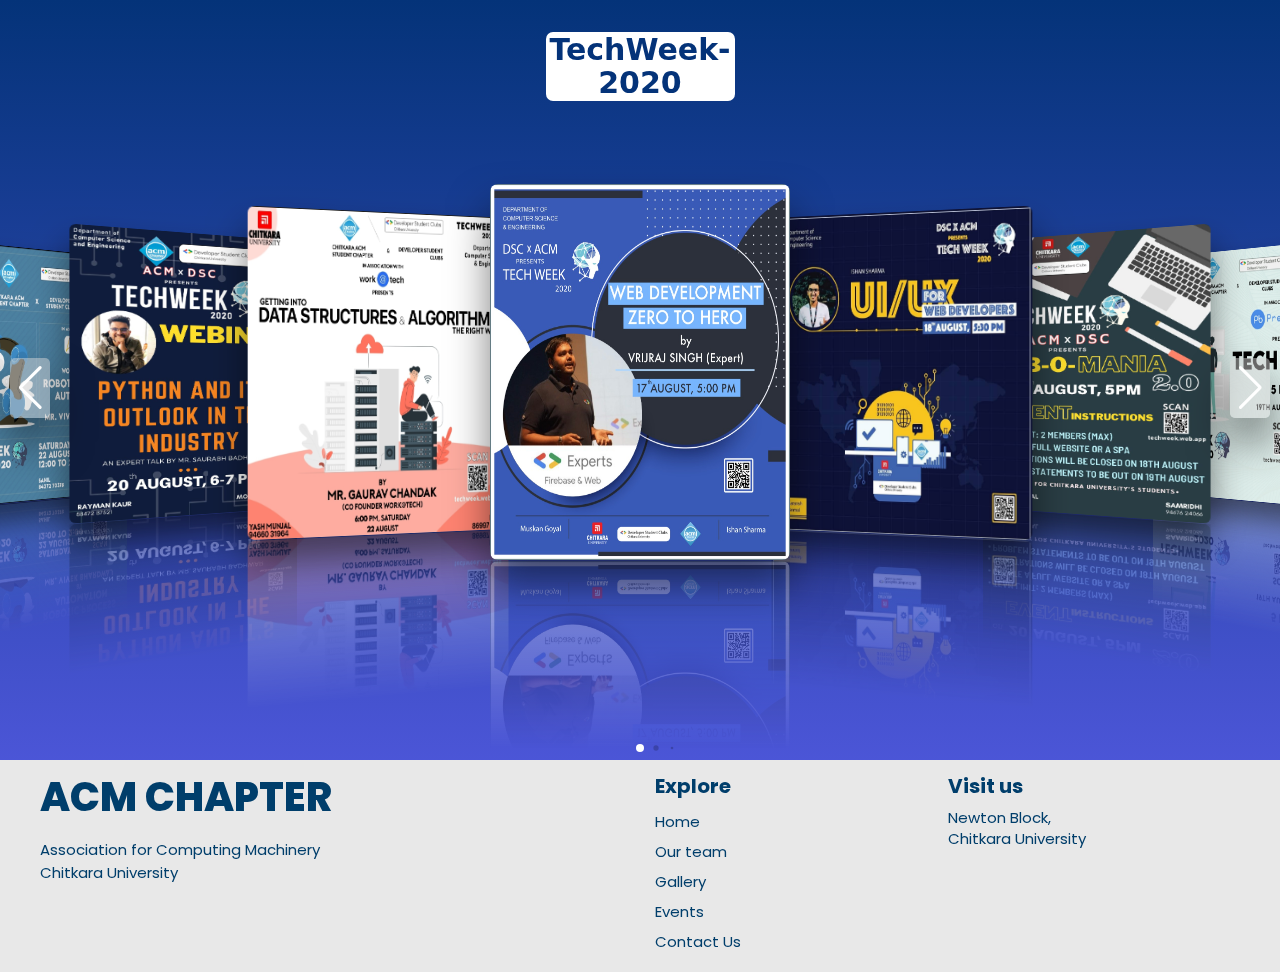
<file: assets/event/event2k20Techweek.html>
<!DOCTYPE html>
<html lang="en">

<head>
    <meta charset="UTF-8">
    <meta http-equiv="X-UA-Compatible" content="IE=edge">
    <meta name="viewport" content="width=device-width, initial-scale=1.0">
    <link rel="stylesheet" href="https://unpkg.com/swiper/swiper-bundle.min.css" />
    <link rel="stylesheet" href="../css/event.css">
    <link rel="stylesheet" href="../css/index.css">
    <link rel="stylesheet" href="https://cdnjs.cloudflare.com/ajax/libs/font-awesome/5.15.1/css/all.min.css"
        integrity="sha512-+4zCK9k+qNFUR5X+cKL9EIR+ZOhtIloNl9GIKS57V1MyNsYpYcUrUeQc9vNfzsWfV28IaLL3i96P9sdNyeRssA=="
        crossorigin="anonymous" />
    <link rel="stylesheet" href="https://maxcdn.bootstrapcdn.com/bootstrap/3.4.1/css/bootstrap.min.css">
    <script src="https://ajax.googleapis.com/ajax/libs/jquery/3.5.1/jquery.min.js"></script>
    <script src="https://maxcdn.bootstrapcdn.com/bootstrap/3.4.1/js/bootstrap.min.js"></script>
    <title>Event 2k20 - Techweek</title>
    <script src="https://ajax.googleapis.com/ajax/libs/jquery/3.5.1/jquery.min.js"></script>

    <style>
        body {
            display: block;
        }
        .footer {
            padding: 1.5rem 4rem !important;
        }
    </style>
</head>

<body style="background-image: linear-gradient(#043379,rgb(95, 95, 241));">

    <!-- container -->
    <div class="swiper-container">
        <div class="yyyy" style="height: 69px; width: 189px;">
            <h2 style="font-size: 3rem;">TechWeek-2020</h2>
        </div>
        <div class="swiper-wrapper">
            <img class="swiper-slide" src="../events_images/2020/techweek2020/web_devTalk.jpg" data-toggle="modal"
                data-target="#exampleModal0" />
            <img class="swiper-slide" src="../events_images/2020/techweek2020/uiuxWeb.jpg" data-toggle="modal"
                data-target="#exampleModal1" />
            <img class="swiper-slide" src="../events_images/2020/techweek2020/web-o-mania.jpg" data-toggle="modal"
                data-target="#exampleModal2" />
            <img class="swiper-slide" src="../events_images/2020/techweek2020/techquiz.jpg" data-toggle="modal"
                data-target="#exampleModal3" />
            <img class="swiper-slide" src="../events_images/2020/techweek2020/subImp.jpg" data-toggle="modal"
                data-target="#exampleModal4" />
            <img class="swiper-slide" src="../events_images/2020/techweek2020/rpa.jpg" data-toggle="modal"
                data-target="#exampleModal5" />
            <img class="swiper-slide" src="../events_images/2020/techweek2020/python.jpg" data-toggle="modal"
                data-target="#exampleModal6" />
            <img class="swiper-slide" src="../events_images/2020/techweek2020/datastructures.jpg" data-toggle="modal"
                data-target="#exampleModal7" />
        </div>
        <div class="swiper-button-next arrow"></div>
        <div class="swiper-button-prev arrow"></div>


        <!-- Add Pagination -->
        <div class="swiper-pagination"></div>
    </div>

    <!-- footer -->
    <div class="container-fluid footer fixed-bottom" style="background-color: #e8e8e8;">
        <div class="row">
            <div class="col-sm-6 footerLeft">
                <h2>ACM CHAPTER</h2>
                <p>Association for Computing Machinery<br> Chitkara University</p>
            </div>
            <div class="col-sm-6 footerRight">
                <div class="col-xs-6 footerLinks">
                    <h4>Explore</h4>
                    <a href="../../index.html">Home</a><br>
                    <a href="../../office-bearers.html">Our team</a><br>
                    <a href="../../gallery.html">Gallery</a><br>
                    <a href="../../events.html">Events</a><br>
                    <a href="../../contactus.html">Contact Us</a>

                </div>
                <div class="col-xs-6">
                    <h4>Visit us</h4>
                    <a href="https://g.page/ChitkaraU?share">Newton Block,<br> Chitkara University</a>
                    <br>
                    <a href="https://www.facebook.com/ACMChitkara/?ti=as"><i class="fab fa-facebook fa-2x"></i></a>
                    <a href="https://instagram.com/acmciet?igshid=135hznbgp2xy"><i
                            class="fab fa-instagram fa-2x"></i></a>
                    <a href="https://www.linkedin.com/company/chitkara-acm-student-chapter"><i
                            class="fab fa-linkedin fa-2x"></i></a>
                    <a href="https://twitter.com/acmchitkara"><i class="fab fa-twitter fa-2x"></i></a>
                    <a href="https://play.google.com/store/apps/details?id=acm.chitkara_offical"><i
                            class="fab fa-google-play"></i></a>
                </div>
            </div>
        </div>
    </div>

    <div class="modal fade" id="exampleModal0" tabindex="-1" role="dialog" aria-labelledby="exampleModalLabel"
        aria-hidden="true">
        <div class="modal-dialog modal-dialog-centered" role="document" style="width: 70%;">
            <div class="modal-content">
                <div class="modal-header">
                    <button type="button" class="close" data-dismiss="modal" aria-label="Close">
                        <span aria-hidden="true">&times;</span>
                    </button>
                    <h1 class="modal-title heading1" id="exampleModalLabel"><b>EXPERT TALK ON 'WEB DEVELOPMENT: ZERO TO
                            HERO'</b></h1>

                </div>
                <div class="modal-body">

                    <img src="../events_images/2020/techweek2020/web_devTalk.jpg" class="composition_photo"
                        alt="webdev talk"><br>

                    <p>Developer Students Club Chitkara University, in collaboration with ACM Chapter, organized an
                        expert talk on ‘Web Development: Zero To Hero’ by Mr. Vrijraj Singh on August 17, 2020, under
                        ‘TechWeek’ event. The key points that were covered in this talk were:

                        The web has changed drastically over the decade, with the arrival of server-side JavaScript and
                        as a beginner, students are often confused about the correct roadmap to choose, for learning web
                        development. Mr. Vrijraj Singh helped to enlighten the students on the subject and gave a talk
                        on the vast possibilities and career opportunities with web development. This helped the
                        students to have a much clear understanding of why they should pursue web development & how.

                        After the end of his talk, he held a thrilling Q&A session for about 30 mins, in which
                        participants showed much eagerness and asked a lot of important questions. The response of the
                        audience was amazing and we received over 400 registrations for the same, while more than 250+
                        attendees were present in the talk.</p>

                </div>
            </div>
        </div>
    </div>

    <div class="modal fade" id="exampleModal1" tabindex="-1" role="dialog" aria-labelledby="exampleModalLabel"
        aria-hidden="true">
        <div class="modal-dialog modal-dialog-centered" role="document" style="width: 70%;">
            <div class="modal-content">
                <div class="modal-header">
                    <button type="button" class="close" data-dismiss="modal" aria-label="Close">
                        <span aria-hidden="true">&times;</span>
                    </button>
                    <h1 class="modal-title heading1" id="exampleModalLabel"><b>WORKSHOP
                            ON 'UI/UX FOR WEB DEVELOPERS'</b></h1>

                </div>
                <div class="modal-body">

                    <img src="../events_images/2020/techweek2020/uiuxWeb.jpg" class="composition_photo" alt="UI/UX"><br>

                    <p><b>Developer Students Club Chitkara University</b>, in collaboration with <b>ACM Chapter</b>,
                        organized an expert talk on ‘UI/UX for web developers’ by Ishan Sharma on August 18, 2020, under
                        ‘TechWeek’ event. The key points that were covered in this talk were :

                        How UI/UX design helps to improve the user experience and customer satisfaction, and how it is
                        crucial for any business to thrive. How we can improve web user-experiences and take into
                        consideration all the key factors such as performance etc. while still maintaining a beautiful
                        and eye-pleasing design for the same, along with some basic UI Fundamentals such as Visual
                        Hierarchy, Contrast Ratios etc.

                        Also, he also gave a workshop on of how to design/prototype a quick mockup in adobe XD, he
                        shared some assets for the participants to follow along and initially took a very basic design
                        and in the end improved that to something appealing.

                        After the end of his talk, he held a Q&A session for about 15 mins, in which participants showed
                        much eagerness and asked a lot of questions. The response of the audience was amazing and we
                        received over 350 registrations for the same, while more than 250+ attendees were present in the
                        workshop.</p>

                </div>
            </div>
        </div>
    </div>

    <div class="modal fade" id="exampleModal2" tabindex="-1" role="dialog" aria-labelledby="exampleModalLabel"
        aria-hidden="true">
        <div class="modal-dialog modal-dialog-centered" role="document" style="width: 70%;">
            <div class="modal-content">
                <div class="modal-header">
                    <button type="button" class="close" data-dismiss="modal" aria-label="Close">
                        <span aria-hidden="true">&times;</span>
                    </button>
                    <h1 class="modal-title heading1" id="exampleModalLabel"><b>WEB-O-MANIA</b></h1>

                </div>
                <div class="modal-body">

                    <img src="../events_images/2020/techweek2020/web-o-mania1.jpg" class="composition_photo"
                        alt="web-o-mania"><br>

                    <p>Web-O-Mania is a Web theme-based website making Competition in which participants will be making
                        websites or single page application based on given themes. Websites Will be judged by our
                        student Coordinators – Anmol and Samridhi with our honourable judge Ms Navjeet Kaur Event
                        Details:- Website making theme competition Web-o-Mania was conducted on 20th August 2020 by ACM
                        Student Chapter along with Developers Student Club under ‘Techweek2020’

                        Highlights of event:- Participants were given four topics among which they had to make a theme
                        based website for the topics. Topics were:<br><br>

                        1. Covid-19 <br>
                        2. LGBT community <br>
                        3. Black lives matter <br>
                        4. National education Policy <br><br>
                        Themes covered major current social issues Websites were evaluated on basis of their UI/UX,
                        fresh idea, best content, functionality and responsiveness of website Participants were given a
                        small lecture about github and rules and regulations of the competition on Google meet where
                        they interacted with student coordinators and cleared there doubt…</p>

                </div>
            </div>
        </div>
    </div>

    <div class="modal fade" id="exampleModal3" tabindex="-1" role="dialog" aria-labelledby="exampleModalLabel"
        aria-hidden="true">
        <div class="modal-dialog modal-dialog-centered" role="document" style="width: 70%;">
            <div class="modal-content">
                <div class="modal-header">
                    <button type="button" class="close" data-dismiss="modal" aria-label="Close">
                        <span aria-hidden="true">&times;</span>
                    </button>
                    <h1 class="modal-title heading1" id="exampleModalLabel"><b>TECHQUIZ</b></h1>

                </div>
                <div class="modal-body">

                    <img src="../events_images/2020/techweek2020/techquiz.jpg" class="composition_photo"
                        alt="techquiz"><br>

                    <p>Technology has become chaotic and unpredictable. In order to embrace it and to ensure the
                        effective use of technology and its knowledge, Chitkara ACM Student chapter conducted a
                        ‘TECHQUIZ’ under ‘TECHWEEK2020’ organised by Prepbytes. There were 45 basic questions related to
                        computer languages and operations. Almost 388 participated and gave their best. It had a score
                        analyzer at the end of the quiz where participants got to know about their right and wrong quest
                        percentages. All the participants found this quiz to be a great exercise and got a hold to brush
                        up their basic knowledge.<br><br>

                        The results for the quiz are:<br><br>

                        Winner: Sahildeep Singh<br>

                        1st runner-up: Aayush Garg<br>

                        2nd runner-up: Pranjal Mohla<br><br>

                        With the combined efforts of the ‘TechWeek2020’ team, the event was well embraced with positive
                        responses.</p>

                </div>
            </div>
        </div>
    </div>

    <div class="modal fade" id="exampleModal4" tabindex="-1" role="dialog" aria-labelledby="exampleModalLabel"
        aria-hidden="true">
        <div class="modal-dialog modal-dialog-centered" role="document" style="width: 70%;">
            <div class="modal-content">
                <div class="modal-header">
                    <button type="button" class="close" data-dismiss="modal" aria-label="Close">
                        <span aria-hidden="true">&times;</span>
                    </button>
                    <h1 class="modal-title heading1" id="exampleModalLabel"><b>SUBMISSION IMPOSSIBLE</b></h1>

                </div>
                <div class="modal-body">

                    <img src="../events_images/2020/techweek2020/subImp.jpg" class="composition_photo" alt="subImp"><br>

                    <p>Developer Student Clubs, Chitkara University, in collaboration with Coding Blocks, organised a
                        Coding Contest for the “Tech Week 2020”.<br>

                        The event was a huge success. A lot of students took part in it and got a chance to strengthen
                        their Data Structures and Algorithms knowledge and at the same time show off their
                        problem-solving skills by bagging the top positions in the leaderboard.</p>

                </div>
            </div>
        </div>
    </div>


    <div class="modal fade" id="exampleModal5" tabindex="-1" role="dialog" aria-labelledby="exampleModalLabel"
        aria-hidden="true">
        <div class="modal-dialog modal-dialog-centered" role="document" style="width: 70%;">
            <div class="modal-content">
                <div class="modal-header">
                    <button type="button" class="close" data-dismiss="modal" aria-label="Close">
                        <span aria-hidden="true">&times;</span>
                    </button>
                    <h1 class="modal-title heading1" id="exampleModalLabel"><b>WORKSHOP ON ROBOTIC PROCESS
                            AUTOMATION</b></h1>

                </div>
                <div class="modal-body">

                    <img src="../events_images/2020/techweek2020/rpa.jpg" class="composition_photo" alt="RPA"><br>

                    <p>CHITKARA ACM Student Chapter Successfully conducted another workshop under TECHWEEK 2020 on 22nd
                        of August, 2020. The workshop was full of knowledge, information relating Robotic Process
                        Automation or RPA. Robotic process automation is a form of business process automation
                        technology based on metaphorical software robots(bots) or on artificial intelligence (AI)
                        workers. In the workshop Mr. Vivek Bhardwaj, a certified RPA professional and trainer spoke
                        about what is RPA, how does it work, how does it prepare you for the industries. He taught
                        automation of 2 bots through automation anywhere. He in the workshop, helped attendees make bots
                        themselves. 2 hours of such an interactive session is a success itself. There is no value
                        available to the exposure that these workshops give you about the future of industries. RPA is
                        one of the most in-demand and highly paid skills in today’s world and we provided certificates
                        to all participants. With the help of all participants and combined efforts of the complete ACM
                        team, the event was an interactive one. The response has been beyond expectations…</p>

                </div>
            </div>
        </div>
    </div>

    <div class="modal fade" id="exampleModal6" tabindex="-1" role="dialog" aria-labelledby="exampleModalLabel"
        aria-hidden="true">
        <div class="modal-dialog modal-dialog-centered" role="document" style="width: 70%;">
            <div class="modal-content">
                <div class="modal-header">
                    <button type="button" class="close" data-dismiss="modal" aria-label="Close">
                        <span aria-hidden="true">&times;</span>
                    </button>
                    <h1 class="modal-title heading1" id="exampleModalLabel"><b>PYTHON AND ITS OUTLOOK IN THE
                            INDUSTRY</b></h1>

                </div>
                <div class="modal-body">

                    <img src="../events_images/2020/techweek2020/python.jpg" class="composition_photo" alt="python"><br>

                    <p>The ACM student chapter organized a virtual expert talk on “Python and its outlook in the
                        industry” on August 20,2020. Python is used successfully in thousands of real-world applications
                        and serving millions of users worldwide. It is an interpreted, object-oriented, high-level
                        programming language with dynamic semantics. The expert talk was organized under TECHWEEK 2020
                        and delivered by Mr. Saurabh Badhwar, Senior Software Engineer (LinkedIn). The talk covered
                        various aspects briefing about the real concept of python, career prospects, software industry
                        and skill development through a series of example giving a glass clear explanation to all
                        attendants of the event. He emphatically stressed on the need of learning and acquiring the
                        command over emerging languages. Students were also inquisitive to know the scope and
                        implication of the language. The mid-session invited doubts, queries related to industry
                        application of python, machine learning and Django which were answered satisfactorily by the
                        expert. The talk received an overwhelming response and students learnt many aspects in an
                        effective way. The event was surely a success due to the efforts of the acm family.</p>

                </div>
            </div>
        </div>
    </div>

    <div class="modal fade" id="exampleModal7" tabindex="-1" role="dialog" aria-labelledby="exampleModalLabel"
        aria-hidden="true">
        <div class="modal-dialog modal-dialog-centered" role="document" style="width: 70%;">
            <div class="modal-content">
                <div class="modal-header">
                    <button type="button" class="close" data-dismiss="modal" aria-label="Close">
                        <span aria-hidden="true">&times;</span>
                    </button>
                    <h1 class="modal-title heading1" id="exampleModalLabel"><b>GETTING INTO DATA STRUCTURES AND
                            ALGORITHMS</b></h1>

                </div>
                <div class="modal-body">

                    <img src="../events_images/2020/techweek2020/datastructures.jpg" class="composition_photo"
                        alt="python"><br>

                    <p>ACM Student Chapter Chitkara University organised a webinar on ‘DS-Algo’ under teckweek 2020 on
                        22nd August, 2020. Mr. Gaurav Chandak was invited as the special guest for the event. He is an
                        alumnus of NIT Durgapur and is well profound Software Engineer who has previously worked with
                        efficient companies like Flipkart and Microsoft. It was a two-hour session in which number of
                        students participated. Students gained a lot of knowledge about fundamental concepts of dsa,
                        intermediate dsa, advanced dsa and a lot more knowledge. He told us about the importance of
                        intermediate dsa for interviews and also answered the queries of students calmly and
                        efficiently. It was truely an amazing session and ACM Society with their hard work and
                        mind-blowing coordination skills made the event successful.</p>

                </div>
            </div>
        </div>
    </div>
    <script src="https://unpkg.com/swiper/swiper-bundle.min.js"></script>
    <!-- Initialize Swiper -->
    <script src="../js/slider.js"></script>
</body>

</html>
</file>
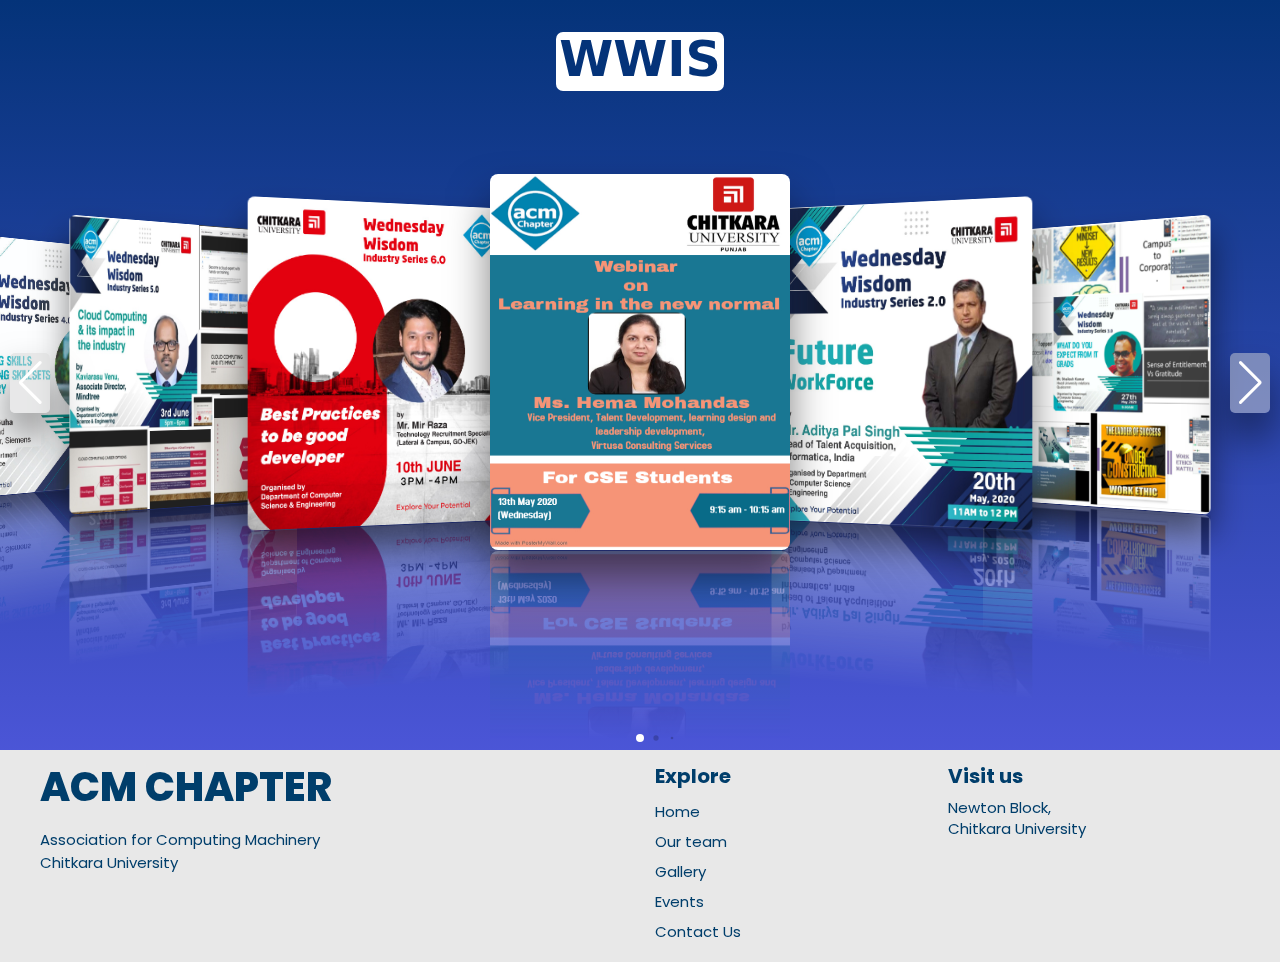
<file: assets/event/event2k20WWIS.html>
<!DOCTYPE html>
<html lang="en">

<head>
    <meta charset="UTF-8">
    <meta http-equiv="X-UA-Compatible" content="IE=edge">
    <meta name="viewport" content="width=device-width, initial-scale=1.0">
    <link rel="stylesheet" href="https://unpkg.com/swiper/swiper-bundle.min.css" />
    <link rel="stylesheet" href="../css/event.css">
    <link rel="stylesheet" href="../css/index.css">
    <link rel="stylesheet" href="https://cdnjs.cloudflare.com/ajax/libs/font-awesome/5.15.1/css/all.min.css"
        integrity="sha512-+4zCK9k+qNFUR5X+cKL9EIR+ZOhtIloNl9GIKS57V1MyNsYpYcUrUeQc9vNfzsWfV28IaLL3i96P9sdNyeRssA=="
        crossorigin="anonymous" />
    <link rel="stylesheet" href="https://maxcdn.bootstrapcdn.com/bootstrap/3.4.1/css/bootstrap.min.css">
    <script src="https://ajax.googleapis.com/ajax/libs/jquery/3.5.1/jquery.min.js"></script>
    <script src="https://maxcdn.bootstrapcdn.com/bootstrap/3.4.1/js/bootstrap.min.js"></script>
    <title>Event 2k20 - WWIS</title>
    <script src="https://ajax.googleapis.com/ajax/libs/jquery/3.5.1/jquery.min.js"></script>

    <style>
        body {
            display: block;
        }
        .footer {
            padding: 1.5rem 4rem !important;
        }
    </style>
</head>

<body style="background-image: linear-gradient(#043379,rgb(95, 95, 241));">

    <!-- container -->
    <div class="swiper-container">
        <div class="yyyy">
            <h2>WWIS</h2>
        </div>
        <div class="swiper-wrapper">
            <img class="swiper-slide" src="../events_images/2020/WWIS/WWIS 1.0/WWIS1.0.jpg" data-toggle="modal"
                data-target="#exampleModal0" />
            <img class="swiper-slide" src="../events_images/2020/WWIS/WWIS 2.0/IMG-20200519-WA0025.jpg"
                data-toggle="modal" data-target="#exampleModal1" />
            <img class="swiper-slide" src="../events_images/2020/WWIS/WWIS 3.0/IMG-20200527-WA0028.jpg"
                data-toggle="modal" data-target="#exampleModal2" />
            <img class="swiper-slide" src="../events_images/2020/WWIS/WWIS 4.0/IMG-20200525-WA0014.jpg"
                data-toggle="modal" data-target="#exampleModal3" />
            <img class="swiper-slide" src="../events_images/2020/WWIS/WWIS 5.0/WWIS-5.0.jpg" data-toggle="modal"
                data-target="#exampleModal4" />
            <img class="swiper-slide" src="../events_images/2020/WWIS/WWIS 6.0/WWIS-6-Poster.jpeg" data-toggle="modal"
                data-target="#exampleModal5" />
        </div>
        <div class="swiper-button-next arrow"></div>
        <div class="swiper-button-prev arrow"></div>


        <!-- Add Pagination -->
        <div class="swiper-pagination"></div>
    </div>

    <!-- footer -->
    <div class="container-fluid footer fixed-bottom" style="background-color: #e8e8e8;">
        <div class="row">
            <div class="col-sm-6 footerLeft">
                <h2>ACM CHAPTER</h2>
                <p>Association for Computing Machinery<br> Chitkara University</p>
            </div>
            <div class="col-sm-6 footerRight">
                <div class="col-xs-6 footerLinks">
                    <h4>Explore</h4>
                    <a href="../../index.html">Home</a><br>
                    <a href="../../office-bearers.html">Our team</a><br>
                    <a href="../../gallery.html">Gallery</a><br>
                    <a href="../../events.html">Events</a><br>
                    <a href="../../contactus.html">Contact Us</a>

                </div>
                <div class="col-xs-6">
                    <h4>Visit us</h4>
                    <a href="https://g.page/ChitkaraU?share">Newton Block,<br> Chitkara University</a>
                    <br>
                    <a href="https://www.facebook.com/ACMChitkara/?ti=as"><i class="fab fa-facebook fa-2x"></i></a>
                    <a href="https://instagram.com/acmciet?igshid=135hznbgp2xy"><i
                            class="fab fa-instagram fa-2x"></i></a>
                    <a href="https://www.linkedin.com/company/chitkara-acm-student-chapter"><i
                            class="fab fa-linkedin fa-2x"></i></a>
                    <a href="https://twitter.com/acmchitkara"><i class="fab fa-twitter fa-2x"></i></a>
                    <a href="https://play.google.com/store/apps/details?id=acm.chitkara_offical"><i
                            class="fab fa-google-play"></i></a>
                </div>
            </div>
        </div>
    </div>

    <div class="modal fade" id="exampleModal0" tabindex="-1" role="dialog" aria-labelledby="exampleModalLabel"
        aria-hidden="true">
        <div class="modal-dialog modal-dialog-centered" role="document" style="width: 70%;">
            <div class="modal-content">
                <div class="modal-header">
                    <button type="button" class="close" data-dismiss="modal" aria-label="Close">
                        <span aria-hidden="true">&times;</span>
                    </button>
                    <h1 class="modal-title heading1" id="exampleModalLabel"><b>WWIS 1.0</b></h1>

                </div>
                <div class="modal-body">

                    <img src="../events_images/2020/WWIS/WWIS 1.0/WWIS1.0.jpg" class="composition_photo"
                        alt="wwis1"><br>

                    <p>Department of Computer Science and Engineering in association of Chitkara ACM Student Chapter
                        organized a webinar series “WEDNESDAY WISDOM: INDUSTRY SERIES (WWIS)” every Wednesday from May
                        13, 2020 to June 10, 2020 at GoToWebinar. Each day a new eminent and proficient expert from all
                        over the India comes and takes the webinar, providing a clear prospective on different topics to
                        all the listeners. On 13th may for WWIS 1.0, one of the prestigious and eminent personalities
                        “Ms. Hema Mohandas” delivered the session. She is the Vice president of Human Resources at
                        Virtusa, Head of Talent Development-Asia. She is a well-known information technology services
                        provider with a global reach having more than 20 years of experience in HR which includes
                        business partnering, business integration and employee engagement. She illustrated the topic
                        ’Learning in new Normal’. She focused on why it is important for a student to develop hard
                        skills and soft skills for jumping into the pool of dynamic changing technologies. The key point
                        of the session was ‘it is important to get into the habit of absorption to growing
                        technologies’. Students from many colleges all over India attended this session. WWIS 1.0 proved
                        to very helpful to all the listeners’.</p>

                </div>
            </div>
        </div>
    </div>

    <div class="modal fade" id="exampleModal1" tabindex="-1" role="dialog" aria-labelledby="exampleModalLabel"
        aria-hidden="true">
        <div class="modal-dialog modal-dialog-centered" role="document" style="width: 70%;">
            <div class="modal-content">
                <div class="modal-header">
                    <button type="button" class="close" data-dismiss="modal" aria-label="Close">
                        <span aria-hidden="true">&times;</span>
                    </button>
                    <h1 class="modal-title heading1" id="exampleModalLabel"><b>WWIS 2.0</b></h1>

                </div>
                <div class="modal-body">

                    <img src="../events_images/2020/WWIS/WWIS 2.0/IMG-20200519-WA0025.jpg" class="composition_photo"
                        alt="wwis2"><br>

                    <p>CHITKARA ACM STUDENT CHAPTER organized a webinar series “WEDNESDAY WISDOM: INDUSTRY SERIES
                        (WWIS)” every Wednesday from May 13, 2020 to June 10, 2020 at GoToWebinar. Each day a new
                        eminent and proficient expert from all over the India comes and takes the webinar, providing a
                        clear prospective on different topics to all the listeners.

                        On 20th may which is the second day of the series,talent acquisition professional “Mr.Aditya Pal
                        Singh” delivered the session. He is the Director-Head Talent Acquisition India at Informatica,
                        Senior Specialist AVP Talent Acquisition at Accenture and also Senior Manager –Talent
                        Acquisition for India and USA. Moreover, he is Client Manager-HR & finance Practice /EPI at ABC
                        Consultants. With responsibility for designing and deploying Informatica’s Talent Acquisition
                        Strategy to meet the talent growth needs across India, he has been spanning the entire gamut of
                        Talent Acquisition over 19 years.

                        He discussed “Impacts of Future Workforce”. He stated the emerging importance to be a part of
                        workforce as an individual over the years. He also discussed how the organizations have to
                        change the policies according to workforce and what challenges employers face while engaging
                        with employees. He also highlighted the key skills of future like ability to solve complex
                        problems, creativity, emotional intelligence, cognitive flexibility. With the growing digital
                        technologies he explained how the demand of people to acquire new skills is very high and how
                        can we cope with this. Students from many colleges all over India attended this session. He
                        elegantly answered the queries aroused by the keen students.

                        The second day of WWIS proved to very helpful to all the listeners’ .This session was successful
                        due to mutual cooperation of the ACM team.</p>

                </div>
            </div>
        </div>
    </div>

    <div class="modal fade" id="exampleModal2" tabindex="-1" role="dialog" aria-labelledby="exampleModalLabel"
        aria-hidden="true">
        <div class="modal-dialog modal-dialog-centered" role="document" style="width: 70%;">
            <div class="modal-content">
                <div class="modal-header">
                    <button type="button" class="close" data-dismiss="modal" aria-label="Close">
                        <span aria-hidden="true">&times;</span>
                    </button>
                    <h1 class="modal-title heading1" id="exampleModalLabel"><b>WWIS 3.0</b></h1>

                </div>
                <div class="modal-body">

                    <img src="../events_images/2020/WWIS/WWIS 3.0/IMG-20200527-WA0028.jpg" class="composition_photo"
                        alt="wwis3"><br>

                    <p>CHITKARA ACM STUDENT CHAPTER organized a webinar series “WEDNESDAY WISDOM: INDUSTRY SERIES
                        (WWIS)” every Wednesday from May 13, 2020 to June 10, 2020 at GoToWebinar. Each day a new
                        eminent and proficient expert from all over the India comes and takes the webinar, providing a
                        clear prospective on different topics to all the listeners.

                        On 27th may which is at WWIS 3.0, a very skillful acquaintance ‘Mr.Shailesh Kumar’ Senior
                        Manager Staffing – Head of University Relations and Recruitment Manager at Qualcomm delivered
                        the session. He has rich experience in recruiting for high-end technical skills. He gave a talk
                        on “What do we expect from IT Graduates”. He explained that only bookish knowledge is not
                        necessary for being successful in this corporate world. Soft skills like supportive attitude,
                        self-analysis, knowledge sharing, empathy, less sense of entitlement are equally required for
                        establishing surviving in this corporate world.

                        Students from many colleges all over India attended this session.
                        He elegantly answered the queries aroused by the keen students.
                        The third day of WWIS also proved to very helpful to all the listeners’ .This session was
                        successful due to mutual cooperation of the ACM team.</p>

                </div>
            </div>
        </div>
    </div>

    <div class="modal fade" id="exampleModal3" tabindex="-1" role="dialog" aria-labelledby="exampleModalLabel"
        aria-hidden="true">
        <div class="modal-dialog modal-dialog-centered" role="document" style="width: 70%;">
            <div class="modal-content">
                <div class="modal-header">
                    <button type="button" class="close" data-dismiss="modal" aria-label="Close">
                        <span aria-hidden="true">&times;</span>
                    </button>
                    <h1 class="modal-title heading1" id="exampleModalLabel"><b>WWIS 4.0</b></h1>

                </div>
                <div class="modal-body">

                    <img src="../events_images/2020/WWIS/WWIS 4.0/IMG-20200525-WA0014.jpg" class="composition_photo"
                        alt="wwis4"><br>

                    <p>CHITKARA ACM STUDENT CHAPTER organized a webinar series “ WEDNESDAY WISDOM: INDUSTRY SERIES
                        (WWIS)” every Wednesday from May 13, 2020 to June 10, 2020 at GoToWebinar. Each day a new
                        eminent and proficient expert from all over the India comes and takes the webinar, providing a
                        clear prospective on different topics to all the listeners.On 27th may which is at WWIS 4.0, a
                        very talented IT expert and Eminent speaker <b>“Mr. Sumantha Guha"</b>Campus Lead and Country
                        Manager, Seimens delivered the session. He spoke on <b>"Interviewing Skills and Emerging Skill
                            sets in the IT Industry”</b>. He disclosed the secrets to crack the interviews and the
                        ground criteria of interviewers to choose the interviewees. He explained how honesty, good
                        resumes, technical depth knowledge and culture fit are the most important points to be kept in
                        mind in this volatile, uncertain, complex and ambiguous (VUCA) technical era. Students from many
                        colleges all over India attended this session. He elegantly answered the queries aroused by the
                        keen students. The third day of WWIS also proved to very helpful to all the listeners’ .This
                        session was successful due to mutual cooperation of the ACM team.</p>

                </div>
            </div>
        </div>
    </div>

    <div class="modal fade" id="exampleModal4" tabindex="-1" role="dialog" aria-labelledby="exampleModalLabel"
        aria-hidden="true">
        <div class="modal-dialog modal-dialog-centered" role="document" style="width: 70%;">
            <div class="modal-content">
                <div class="modal-header">
                    <button type="button" class="close" data-dismiss="modal" aria-label="Close">
                        <span aria-hidden="true">&times;</span>
                    </button>
                    <h1 class="modal-title heading1" id="exampleModalLabel"><b>WWIS 5.0</b></h1>

                </div>
                <div class="modal-body">

                    <img src="../events_images/2020/WWIS/WWIS 5.0/WWIS-5.0.jpg" class="composition_photo"
                        alt="wwis5"><br>

                    <p>Department of Computer of Science and Engineering in association with ACM Student Chapter,
                        organized WWIS 5.0 (Wednesday Wisdom Industry Series) webinar on 3rd June 2020. The Speaker of
                        the webinar was Mr. Kaviarasu Venu. He is working as Associate Director at Mindtree Ltd. He has
                        15+ years of experience in both IT and academies. The topic of the webinar was “Cloud Computing
                        and Its Impact in the industry”. Around 225 students participated in this webinar. Mr. Venu
                        discussed the concept of cloud computing, its type, and its application in the industry.
                        A highly interactive session ends up with an active level of participation from the students and
                        the faculty members with real-life examples. The audience gained a lot of knowledge and exposure
                        of cloud, different levels of cloud, and its importance.</p>

                </div>
            </div>
        </div>
    </div>


    <div class="modal fade" id="exampleModal5" tabindex="-1" role="dialog" aria-labelledby="exampleModalLabel"
        aria-hidden="true">
        <div class="modal-dialog modal-dialog-centered" role="document" style="width: 70%;">
            <div class="modal-content">
                <div class="modal-header">
                    <button type="button" class="close" data-dismiss="modal" aria-label="Close">
                        <span aria-hidden="true">&times;</span>
                    </button>
                    <h1 class="modal-title heading1" id="exampleModalLabel"><b>WWIS 6.0</b></h1>

                </div>
                <div class="modal-body">

                    <img src="../events_images/2020/WWIS/WWIS 6.0/WWIS-6-Poster.jpeg" class="composition_photo"
                        alt="wwis6"><br>

                    <p>Another successful webinar under Wednesday Wisdom Industry Series, organized by department of
                        computer science and engineering in association with ACM student chapter. Speaker of the Webinar
                        was Mr. Mir Raza, Technology Recruitment Specialist (Lateral & Campus) GO-JEK Technology, he
                        covered “Best Practices to be good developer”. Approximate 100 student attended this session.

                        Following are the key points covered by Mr. Mir Raza:<br><br><br>

                        &bull; Current Industry trends <br>
                        &bull; Current Status of GO-JEK <br>
                        &bull; Products of GO-JEK <br>
                        &bull; What we need to follow to be great developer <br>
                        &bull; How to build good product for Mass users <br>
                        &bull; Feature of good User Interface <br>
                        &bull; How to enhance own project. <br>
                        &bull; Go-JEK Project development Principle. <br> </p>

                </div>
            </div>
        </div>
    </div>

    <script src="https://unpkg.com/swiper/swiper-bundle.min.js"></script>
    <!-- Initialize Swiper -->
    <script src="../js/slider.js"></script>
</body>

</html>
</file>
<file: assets/css/index.css>
@import url("https://fonts.googleapis.com/css2?family=Poppins:ital,wght@0,300;0,600;1,600;1,900&display=swap");
html {
	scroll-behavior: smooth;
}
/****************************************** navbar ******************************************/
.navigation_checkbox {
	display: none;
}

.navigation_button {
	background-color: #b4e1fa;
	height: 50px;
	width: 50px;
	border-radius: 50%;
	position: fixed;
	top: 4rem;
	right: 4.4rem;
	z-index: 2000;
	box-shadow: 0 1rem 3rem rgba(0, 0, 0, 0.1);
	text-align: center;
	cursor: pointer;
}
@media (max-width: 56.25em) {
	.navigation_button {
		height: 40px;
		width: 40px;
		top: 4rem;
		right: 4rem;
	}
}
@media (max-width: 37.5em) {
	.navigation_button {
		height: 40px;
		width: 40px;
		top: 3rem;
		right: 3rem;
	}
}

.navigation_background {
	height: 48px;
	width: 48px;
	border-radius: 50%;
	position: fixed;
	top: 4.1rem;
	right: 4.4rem;
	background-image: radial-gradient(#007cba, #0274be);
	z-index: 1000;
	transition: transform 0.8s cubic-bezier(0.86, 0, 0.07, 1);
}
@media (max-width: 56.25em) {
	.navigation_background {
		height: 38px;
		width: 38px;
		top: 4.1rem;
		right: 4.1rem;
	}
}
@media (max-width: 37.5em) {
	.navigation_background {
		height: 38px;
		width: 38px;
		top: 3.2rem;
		right: 3.1rem;
	}
}

.navigation_nav {
	height: 100vh;
	position: fixed;
	top: 0;
	left: 0;
	z-index: 1500;
	opacity: 0;
	width: 0;
	transition: all 0.7s cubic-bezier(0.68, -0.55, 0.265, 1.55);
}

.navigation_list {
	position: absolute;
	top: 50%;
	left: 50%;
	transform: translate(-50%, -50%);
	list-style: none;
	text-align: center;
	width: 100%;
	padding: 0;
}

.navigation_item {
	margin: 1rem;
	overflow: hidden;
}

.navigation_link:link,
.navigation_link:visited {
	display: inline-block;
	text-decoration: none;
	color: #fff;
	font-size: 3.5rem;
	text-transform: uppercase;
	font-weight: 3rem;
	padding: 1rem 2rem;
	background-size: 220%;
	background-image: linear-gradient(
		100deg,
		transparent 0%,
		transparent 50%,
		#fff 50%
	);
	transition: all 0.4s;
}
.navigation_link:link span,
.navigation_link:visited span {
	display: inline-block;
	margin-right: 1.5rem;
}

.navigation_link:hover,
.navigation_link:active {
	transform: translateX(1rem);
	color: #0274be;
	background-position: 100%;
}
@media (max-width: 992px) {
	.navigation_link:link,
	.navigation_link:visited {
		font-size: 3rem;
	}
}
@media (max-width: 425px) {
	.navigation_link:link,
	.navigation_link:visited {
		font-size: 2.5rem;
	}
}
.navigation_checkbox:checked ~ .navigation_background {
	transform: scale(80);
}

.navigation_checkbox:checked ~ .navigation_nav {
	opacity: 1;
	width: 100%;
}

.navigation_icon {
	position: relative;
	margin-top: 25px;
	color: #55aad6;
}
@media (max-width: 56.25em) {
	.navigation_icon {
		margin-top: 20px;
	}
}
@media (max-width: 37.5em) {
	.navigation_icon {
		margin-top: 20px;
	}
}
.navigation_checkbox:checked ~ .navigation_background {
	transform: scale(200);
}
.navigation_icon,
.navigation_icon::before,
.navigation_icon::after {
	height: 2px;
	width: 23px;
	display: inline-block;
	background-color: #333;
}
.navigation_icon::after,
.navigation_icon::before {
	content: "";
	position: absolute;
	left: 0;
	transition: all 0.2s;
}
.navigation_icon::before {
	top: -9px;
}
.navigation_icon::after {
	top: 9px;
}
.navigation_button:hover .navigation_icon::before {
	top: -7px;
}

.navigation_button:hover .navigation_icon::after {
	top: 7px;
}
@media (max-width: 56.25em) {
	.navigation_icon,
	.navigation_icon::before,
	.navigation_icon::after {
		width: 20px;
	}
	.navigation_icon::before {
		top: -7px;
	}
	.navigation_icon::after {
		top: 7px;
	}
	.navigation_button:hover .navigation_icon::before {
		top: -5px;
	}

	.navigation_button:hover .navigation_icon::after {
		top: 5px;
	}
}
@media (max-width: 37.5em) {
	.navigation_icon,
	.navigation_icon::before,
	.navigation_icon::after {
		width: 20px;
	}
	.navigation_icon::before {
		top: -7px;
	}
	.navigation_icon::after {
		top: 7px;
	}
	.navigation_button:hover .navigation_icon::before {
		top: -5px;
	}

	.navigation_button:hover .navigation_icon::after {
		top: 5px;
	}
}

.navigation_checkbox:checked + .navigation_button .navigation_icon {
	background-color: transparent;
}

.navigation_checkbox:checked + .navigation_button .navigation_icon::before {
	top: 0;
	transform: rotate(135deg);
}

.navigation_checkbox:checked + .navigation_button .navigation_icon::after {
	top: 0;
	transform: rotate(-135deg);
}

/* footer */
.footer {
	padding: 5rem 4rem !important;
	font-family: "Poppins";
}
.footerLeft {
	margin-bottom: 50px;
}
.footer h2 {
	font-weight: 750;
	font-size: 4rem;
	color: rgb(0, 62, 107);
	margin-top: 0;
	margin-bottom: 20px;
}
.footer .col-xs-6 {
	padding: 0;
}
.footerLeft p {
	font-size: 1.5rem;
	color: rgb(0, 62, 107);
	padding: 0 !important;
	overflow: hidden;
}
.footerRight h4 {
	font-size: 2rem;
	font-weight: 700;
	color: rgb(0, 62, 107);
	margin-top: 0;
}
.footerRight a {
	font-size: 1.5rem;
	color: rgb(0, 62, 107);
}
.footerLinks {
	line-height: 30px !important;
}
.col-xs-6 i {
	color: rgb(0, 62, 107);
	font-size: 2.2rem;
	padding-right: 10px;
	line-height: 50px !important;
}
@media only screen and (max-width: 768px) {
	.col-xs-6 i {
		line-height: 30px !important;
	}
}
</file>
<file: assets/css/home.css>
*,
*::after,
*::before {
	margin: 0;
	padding: 0;
	box-sizing: border-box;
}

html {
	font-size: 62.5%;
}
@media (max-width: 75em) {
	html {
		font-size: 56.25%;
	}
}
@media (max-width: 56.25em) {
	html {
		font-size: 50%;
	}
}

body {
	font-family: "Roboto", sans-serif;
	box-sizing: border-box;
	overflow-x: hidden;
}

#hero {
	background-image: linear-gradient(
			to right,
			rgba(60, 115, 144, 0.753),
			rgba(60, 115, 144, 0.753)
		),
		url(../images/hero1.jpg);

	width: 100vw;
	height: 100vh;
	background-size: cover;
	background-repeat: no-repeat;
	position: relative;
}

.acm-logo {
	width: 30rem;
	position: absolute;
	transform: translate(-50%, -50%);
	top: 25%;
	left: 50%;
}

.hero-header {
	position: absolute;
	transform: translate(-50%, -50%);
	/* top: 50rem; */
	bottom: 10%;
	left: 50%;
	text-align: center;
}
.hero-header h1 {
	letter-spacing: 4px;
	color: white;
	font-size: 4.5rem;
	text-transform: uppercase;
	margin-bottom: 2rem;
}
@media only screen and (max-width: 768px) {
	.hero-header h1 {
		font-size: 4rem;
	}
}
.hero-header h3 {
	font-size: 3.2rem;
	color: rgba(233, 232, 232, 0.8);
	margin-bottom: 2rem;
}
.hero-header img {
	width: 6rem;
}
/* header ends */
.about-container {
	padding: 12rem 0;
	font-size: 2.2rem;
	text-align: center;
	background-color: #ffffff;
}
@media only screen and (max-width: 768px) {
	.about-container {
		padding: 18rem 0;
	}
	.about {
		padding: 0 5.5rem;
		font-size: 1.8rem;
	}
}
#why-acm {
	background-color: #ffffff;
	overflow-x: hidden;
	position: relative;
	height: 65rem;
	/* padding: 5rem 5rem; */
}
.why-acm-heading {
	color: #003e6b;
	text-transform: uppercase;
	font-size: 2.5rem;
	position: relative;
	margin-left: 5rem;
	font-weight: 700;
	font-size: 2.4rem;
}
.why-acm-heading-line {
	position: absolute;
	transform: translate(-100%, -50%);
	left: -5px;
	top: 50%;
	width: 10rem;
	height: 3px;
	background-color: #55aad6;
}
.carousel.slide {
	padding: 8rem 0;
}
.carousel-slide {
	margin: 0 auto;
	position: relative;
}
.carousel-indicators {
	margin: 0;
	position: absolute;
	left: 86vw;
	top: -3.3rem;
	width: 10rem;
	height: 10rem;
}
.carousel-indicators li {
	background-color: #55aad6;
	height: 1.5rem;
	width: 1.5rem;
	border-radius: 50%;
	margin-top: 3px;
}
.carousel-indicators li.active {
	height: 1.8rem;
	width: 1.8rem;
	margin-top: 0;
	background-color: #003e6b;
}
.slide-content {
	display: flex;
	flex-direction: column;
	align-content: center;
	justify-content: center;
	padding: 0 2rem;
	text-align: center;
	font-size: 1.8rem;
}
.slide-content h2 {
	text-align: center;
	font-size: 32px;
	color: #003e6b;
	margin-bottom: 2rem;
	text-transform: uppercase;
	letter-spacing: 0.6rem;
}
@media only screen and (max-width: 1000px) {
	.carousel-indicators {
		left: 80vw;
		top: -4.3rem;
	}
	#why-acm {
		overflow-y: hidden;
	}
}
@media only screen and (max-width: 768px) {
	.carousel-indicators {
		left: 75vw;
		top: -4.3rem;
	}
	#why-acm {
		overflow-y: hidden;
	}
}
@media only screen and (max-width: 600px) {
	.carousel-indicators {
		left: 65vw;
		top: -0.3rem;
	}
	#why-acm {
		overflow-y: hidden;
	}
}
#events {
	background-color: #ffffff;
	position: relative;
	/* padding: 0rem 5rem; */
}

.events-heading {
	float: right;
	color: #003e6b;
	text-transform: uppercase;
	font-size: 2.5rem;
	position: relative;
	margin-right: 10rem;
	font-weight: 700;
	font-size: 2.4rem;
}
.events-heading-line {
	position: absolute;
	transform: translate(100%, -50%);
	right: -5px;
	top: 50%;
	width: 10rem;
	height: 3px;
	background-color: #55aad6;
}
.event-container {
	padding: 12rem 0;
}
.event:not(:last-child) {
	margin-bottom: 6rem;
}
.event-image {
	flex: 0 30rem;
	height: 40rem;
	background-image: linear-gradient(
			rgba(0, 115, 198, 0.719),
			rgba(0, 115, 198, 0.719)
		),
		url(../images/codathon2k21.jpg);
	background-size: contain;
	display: flex;
	flex-direction: column;
	justify-content: center;
	text-align: center;
	font-size: 2.4rem;
	font-weight: 700;
	color: white;
}
.event-image.b {
	background-image: linear-gradient(
		rgba(0, 115, 198, 0.719),
		rgba(0, 115, 198, 0.719)
	);
}
.event-content {
	padding: 3rem 6rem;
	display: flex;
	flex-direction: column;
	justify-content: center;
}
.registration {
	text-align: right;
	padding-bottom: 3rem;
}
.registration-heading {
	position: relative;
	font-size: 1.8rem;
	font-weight: 700;
}
.registration-dot {
	position: absolute;
	transform: translate(-50%, -50%);
	left: -2rem;
	top: 50%;
	display: block;
	width: 1.8rem;
	height: 1.8rem;
	border-radius: 50%;
	background-color: #5dc073;
}
.content {
	height: 80%;
	display: flex;
	flex-direction: column;
	justify-content: space-around;
}
.content h2 {
	font-size: 2.4rem;
	font-weight: 700;
	margin-bottom: 2rem;
}
.content p,
h4 {
	font-size: 1.8rem;
	font-weight: 700;
}
.previous-event-button {
	font-size: 1.6rem;
	font-weight: 500;
	padding: 1.5rem 4rem;
	background-color: #289cce;
	margin: 0 auto;
}
.event-button {
	display: flex;
	justify-content: center;
	margin-top: 10rem;
}
#team {
	background-color: #ffffff;
}
#contact {
	background-color: #ffffff;
}
.contact-heading {
	float: right;
	color: #003e6b;
	text-transform: uppercase;
	/* font-size: 2.5rem; */
	position: relative;
	margin-right: 10rem;
	font-weight: 700;
	font-size: 2.4rem;
}
.contact-heading-line {
	position: absolute;
	transform: translate(100%, -50%);
	right: -5px;
	top: 50%;
	width: 10rem;
	height: 3px;
	background-color: #55aad6;
}

.contact-container {
	padding: 10rem 0;
	margin: 0 auto;
}
.contact-image img {
	max-width: 500px;
}
@media only screen and (max-width: 768px) {
	.contact-image img {
		max-width: 300px;
		width: 80vw;
		position: absolute;
		/* filter: opacity(0.8); */
	}
}
@media only screen and (max-width: 767px) {
	.contact-image img {
		filter: opacity(0.8);
	}
}
.contact-form {
	display: flex;
	flex-direction: column;
	justify-content: space-around;
	align-content: center;
}
.form-group {
	display: flex;
	justify-content: center;
	flex-direction: column;
	align-content: center;
}
.form-control::-webkit-input-placeholder {
	letter-spacing: 0.1em !important;
	color: #999 !important;
}
.form-control::-moz-placeholder {
	letter-spacing: 0.1em !important;
	color: #999 !important;
}
.form-control:-ms-input-placeholder {
	letter-spacing: 0.1em !important;
	color: #999 !important;
}
.form-control::placeholder {
	letter-spacing: 0.1em !important;
	color: #999 !important;
}
.contact-form input {
	height: 4rem;
	/* width: 40rem; */
	margin: 0 auto;
	margin-bottom: 3rem;
	border: 2px solid#A7A7A7;
	border-radius: 200px;
	padding-left: 2rem;
}
.contact-form input::placeholder {
	font-weight: 700;
	font-size: 1.2rem;
	color: black;
}
.submit-button {
	display: flex;
	justify-content: center;
}
.form-submit {
	padding: 0.6rem 4rem;
	background-color: #78c5fe;
	outline: none;
	border: none;
	font-size: 1.4rem;
	border-radius: 200px;
	margin: 0 auto;
}
.team-heading {
	color: #003e6b;
	text-transform: uppercase;
	font-size: 2.5rem;
	position: relative;
	margin-left: 10rem;
	font-weight: 700;
	font-size: 2.4rem;
}
@media only screen and (max-width: 768px) {
	.contact-heading,
	.events-heading {
		margin-right: 10rem;
	}
	#events {
		padding: 0;
		overflow-x: hidden;
	}
	.event-image {
		margin: 0 auto;
	}
	#contact {
		overflow-x: hidden;
	}
}

.team-heading-line {
	position: absolute;
	transform: translate(-100%, -50%);
	left: -5px;
	top: 50%;
	width: 10rem;
	height: 3px;
	background-color: #55aad6;
}
.swiper-container {
	padding: 10rem 0;
	position: relative;
}
.swiper-slide {
	background-color: #e8e8e8;
	height: 40rem;
	width: 30rem !important;
	border-radius: 1.7rem;
	display: flex;
	flex-direction: column;
	justify-content: space-around;
	align-items: center;
	/* transition: transform ease 0.5s; */
	transition: all ease 0.5s;
}
.swiper-slide:hover {
	transform: translate(0px, -5px);
	box-shadow: 1px 8px 20px grey;
}
.swiper-slide img {
	background-color: #e8e8e8;
	width: 25rem;
	border-radius: 50%;
}
.des {
	font-size: 2.2rem;
	font-weight: 700;
	color: #003e6b;
	text-align: center;
}
.name {
	font-size: 1.8rem;
	font-weight: 700;
	color: #636363;
}
.arrow {
	position: absolute;
	top: 0;
	right: 100px;
}
.swiper-button {
	position: absolute;
	top: 30px;
	padding: 0.5rem 1rem;
	color: black;
	background-color: #e0f1f9;
}
.swiper-button::after {
	font-size: 3rem;
}
/* .swiper-button-prev {
	left: 50px;
} */
.swiper-button-next {
	left: 50px;
}
</file>
<file: assets/css/contactus.css>
@import url("https://fonts.googleapis.com/css2?family=Roboto&display=swap");
@import url("https://fonts.googleapis.com/css2?family=Roboto:wght@700&display=swap");
body {
	font-family: "Roboto", sans-serif !important;
	box-sizing: border-box;
	background-color: #ffffff;
}

.navigation {
	padding: 10rem 0rem;
}
#header > div > h1 {
	text-transform: uppercase;
	font-size: 4rem;
	font-weight: 700;
	margin-bottom: 3.5rem;
}
#header > div > p {
	font-size: 1.8rem;
}

.row {
	justify-content: space-between;
	margin-bottom: 30px;
}
.xy {
	border-right: 3px solid rgb(0, 62, 107);
	justify-content: space-between;
}
.front {
	text-align: center;
	/* width: 150px; */
}
.back {
	text-align: center;
}
.back p {
	font-size: 1.5rem;
}
.contents {
	padding: 10px;
}
@media only screen and (max-width: 950px) {
	.xy {
		border-right: none;
		justify-content: space-between;
	}
	.front {
		margin-left: auto;
		margin-right: auto;
		margin-top: 20px;
		/* width: 150px; */
	}
	.back {
		text-align: center;
	}
}
/* Social media  */

.social {
	padding-top: 30px;
	padding-bottom: 30px;
	text-align: center;
	font-size: 40px;
	font-weight: bold;
	letter-spacing: 2px;
}

/* Icons */

ul.social-network {
	list-style: none;
	display: inline;
	margin-left: 0 !important;
	padding: 0;
}
ul.social-network li {
	display: inline;
	margin: 0 5px;
}

.social-network a.icoRss:hover {
	background-color: #f8469f;
}
.social-network a.icoFacebook:hover {
	background-color: #3b5998;
}
.social-network a.icoTwitter:hover {
	background-color: #33ccff;
}
.social-network a.icoGoogle:hover {
	background-color: #bd3518;
}
.social-network a.icoVimeo:hover {
	background-color: #0590b8;
}
.social-network a.icoLinkedin:hover {
	background-color: #007bb7;
}
.social-network a.icoRss:hover i,
.social-network a.icoFacebook:hover i,
.social-network a.icoTwitter:hover i,
.social-network a.icoGoogle:hover i,
.social-network a.icoVimeo:hover i,
.social-network a.icoLinkedin:hover i {
	color: #fff;
}
a.socialIcon:hover,
.socialHoverClass {
	color: #44bcdd;
}

.social-circle li a {
	display: inline-block;
	position: relative;
	margin: 0 auto 0 auto;
	-moz-border-radius: 50%;
	-webkit-border-radius: 50%;
	border-radius: 50%;
	text-align: center;
	width: 50px;
	height: 50px;
	font-size: 20px;
	background-color: #d3d3d3;
}
.social-circle li i {
	margin: 0;
	line-height: 50px;
	text-align: center;
}

.social-circle li a:hover i,
.triggeredHover {
	-moz-transform: rotate(360deg);
	-webkit-transform: rotate(360deg);
	-ms--transform: rotate(360deg);
	transform: rotate(360deg);
	-webkit-transition: all 0.2s;
	-moz-transition: all 0.2s;
	-o-transition: all 0.2s;
	-ms-transition: all 0.2s;
	transition: all 0.2s;
}
.social-circle i {
	color: #fff;
	-webkit-transition: all 0.8s;
	-moz-transition: all 0.8s;
	-o-transition: all 0.8s;
	-ms-transition: all 0.8s;
	transition: all 0.8s;
}
</file>
<file: assets/css/gallery.css>
@import url("https://fonts.googleapis.com/css2?family=Roboto&display=swap");
@import url("https://fonts.googleapis.com/css2?family=Roboto:wght@700&display=swap");

body {
	font-family: "Roboto", sans-serif !important;
	box-sizing: border-box;
	background-color: #ffffff;
}

.navigation {
	padding: 10rem 0rem;
}
#header {
	background-color: #ffffff;
}
#header > div > h1 {
	text-transform: uppercase;
	font-size: 4rem;
	font-weight: 700;
	margin-bottom: 3.5rem;
}
#header > div > p {
	font-size: 1.8rem;
}

/******************************/
/* Gallery */
/******************************/
section {
	background-color: #ffffff;
	column-width: 300px;
	column-gap: 5px;
	padding: 5px;
}

section img {
	width: 100%;
	cursor: pointer;
	filter: brightness(0.8);
	transition: 0.5s ease;
}
section img:hover {
	filter: brightness(1.1);
}

.lightbox {
	position: fixed;
	width: 100%;
	height: 100%;
	top: 0;
	display: none;
	background: #7f8c8d;
	perspective: 1000;
}

.filter {
	position: absolute;
	width: 100%;
	height: 100%;
	filter: blur(20px);
	opacity: 0.5;
	background-position: center;
	background-size: cover;
}

.lightbox img {
	position: absolute;
	top: 50%;
	left: 50%;
	transform: translate(-50%, -50%) rotateY(0deg);
	max-height: 95vh;
	max-width: calc(95vw - 100px);
	transition: 0.8s cubic-bezier(0.7, 0, 0.4, 1);
	transform-style: preserve-3d;
}

/*.lightbox:hover img{
    transform: translate(-50%, -50%) rotateY(180deg);
  }*/

[class^="arrow"] {
	height: 200px;
	width: 50px;
	position: absolute;
	top: 50%;
	transform: translateY(-50%);
	cursor: pointer;
}

[class^="arrow"]:after {
	content: "";
	position: absolute;
	top: 50%;
	left: 50%;
	transform: translate(-50%, -50%) rotate(-45deg);
	width: 20px;
	height: 20px;
}

.arrowr {
	right: 0;
}

.arrowr:after {
	border-right: 2px solid white;
	border-bottom: 2px solid white;
}

.arrowl {
	left: 0;
}

.arrowl:after {
	border-left: 2px solid white;
	border-top: 2px solid white;
}

.close {
	position: absolute;
	right: 0;
	width: 35px;
	height: 35px;
	margin: 20px;
	cursor: pointer;
}

.close:after,
.close:before {
	content: "";
	position: absolute;
	top: 50%;
	left: 50%;
	width: 2px;
	height: 100%;
	background: #e74c3c;
}

.close:after {
	transform: translate(-50%, -50%) rotate(-45deg);
}

.close:before {
	transform: translate(-50%, -50%) rotate(45deg);
}

.title {
	font-size: 20px;
	color: #000;
	z-index: 1000;
	position: absolute;
	top: 0;
	left: 0;
}
</file>
<file: assets/css/event.css>
@import url("https://fonts.googleapis.com/css2?family=Roboto&display=swap");
@import url('https://fonts.googleapis.com/css2?family=Poppins:ital,wght@0,300;0,600;1,600;1,900&display=swap');/* @import url("https://db.onlinewebfonts.com/c/d9a58a393d946d86051fbd9a0b594d2f?family=Audrey");
@font-face {
  font-family: "Audrey";
  src: url("https://db.onlinewebfonts.com/t/d9a58a393d946d86051fbd9a0b594d2f.eot");
  src: url("https://db.onlinewebfonts.com/t/d9a58a393d946d86051fbd9a0b594d2f.eot?#iefix")
      format("embedded-opentype"),
    url("https://db.onlinewebfonts.com/t/d9a58a393d946d86051fbd9a0b594d2f.woff2")
      format("woff2"),
    url("https://db.onlinewebfonts.com/t/d9a58a393d946d86051fbd9a0b594d2f.woff")
      format("woff"),
    url("https://db.onlinewebfonts.com/t/d9a58a393d946d86051fbd9a0b594d2f.ttf")
      format("truetype"),
    url("https://db.onlinewebfonts.com/t/d9a58a393d946d86051fbd9a0b594d2f.svg#Audrey")
      format("svg");
} */

*{
    margin: 0;
    padding: 0;
    
}
::-webkit-scrollbar {
  width: 10px;
}

/* Track */
::-webkit-scrollbar-track {
  background: #b4e1fa; 
}
 
/* Handle */
::-webkit-scrollbar-thumb {
  background: #007AFF; 
}

/* Handle on hover */
::-webkit-scrollbar-thumb:hover {
  background: #555; 
}

body {
    background: #fff;
    /* font-family: Helvetica Neue, Helvetica, Arial, sans-serif; */
    font-family: 'Poppins', sans-serif;
    font-size: 14px;
    color: #000;
    display: flex;
    justify-content: center;
    align-items: center;
    min-height: 100vh;
    background: #111;
  }

  .footer{
    font-family: 'Poppins' !important;
  }

  .swiper-container {
    width: 100%;
    padding-top: 50px;
    padding-bottom: 200px;
  }

  .swiper-slide {
    background-position: center;
    background-size: contain;
    width: 300px;
    height: 376px;
    background: #000;
    -webkit-box-reflect: below 1px linear-gradient(transparent,transparent,#0006);
  }
  img{
    border-radius: 8px;
    box-shadow: 0 25px 40px rgba(0,0,0,.5);
  }

  .yyyy{
    height: 59px;
    width: 168px;
    background-color: white;
    margin: -38px auto 83px auto;
    border-radius: 7px;
    text-align: center;
    font-family: system-ui;
  }

  .yyyy h2{
    font-weight: 900; 
    font-size: 3.5em; 
    color: #043379; 
    padding-top: 1px;
  }

  .swiper-pagination-bullet-active{
    background-color: white;
  }

  .arrow{
    height: 60px;
    width: 40px;
    background-color:rgba(211, 211, 211, 0.495); 
    color: white; 
    box-shadow: 0 25px 40px rgba(0,0,0,.5);
    border-radius: 5px;
  }

  .arrow:hover{
    background-color: rgba(2, 2, 2, 0.282);
    transition-duration: 0.5s;
  }

  .arrow:active{
    color: rgba(0, 0, 0, 0.638);
  }
  .modal-dialog {
    height: 91%;
    margin: 79px auto;
  }
  .modal-content {
      height: 79%;
      min-height: 500px;
  }
  
  .modal-content{
    min-width: 99px;
  }
  .modal-body {
    /* 100% = dialog height, 120px = header + footer */
    max-height: calc(100% - 127px);
    display: flex;
    height: 96%;
    /* overflow-y: scroll; */
}
.heading1{
  font-family: "Poppins" !important;
  font-style: italic;
  text-transform: uppercase;
  font-size: 4rem;
  font-weight: 300;
  text-align: center;
}
.composition_photo{
  /* margin:0px 110px; */
  height: 17vw;
  min-height: 315px;
  /* float: left; */
  margin: 6vh 65px 60px 52px;
  max-width: 410px;

}

p{
  font-size: 2.1rem;
  line-height: 1.5;
  text-align: justify;
  font-family: 'Poppins';
  overflow-y: scroll;
  padding-right: 1%;
}

/* .modal-dialog{
  min-width: 168px;
} */

@media only screen and (max-width: 1300px) {
  .modal-body{
    flex-direction: column;
    align-items: center;
  }

  .modal-content{
    overflow-y: scroll;
  }
  
  p{
    overflow: visible;
  }

  .composition_photo{
    /*height: 52vw;
    width: 22vw;*/
    margin: 2vh 0px 28px 0px;
  }

}

@media only screen and (max-width: 1090px) {
  .swiper-container-3d .swiper-cube-shadow, 
  .swiper-container-3d .swiper-slide, 
  .swiper-container-3d .swiper-slide-shadow-bottom, 
  .swiper-container-3d .swiper-slide-shadow-left, 
  .swiper-container-3d .swiper-slide-shadow-right, 
  .swiper-container-3d .swiper-slide-shadow-top, 
  .swiper-container-3d .swiper-wrapper{
    transform-style: unset;
  }

  img{
    margin: 0 12px;
  }

}




@media only screen and (max-width: 767.50px) {

  .swiper-container img{
      margin: 0 120px;
    }

    .modal{
      margin-left: 5.3%;
      width: 124%;
    }

    .modal-dialog{
     
      margin-top: 10px;
    }

    .modal-content{
      margin-top: 50px;
    }

    .composition_photo{
      min-height: 35vw;
    min-width: 17vw;
      margin: 1vh 0px 21px 0px;
    }

}

@media only screen and (max-width: 640px)
{
  .modal{
    margin-left: 5%;
  }
}

@media only screen and (max-width: 530px)
{
  .modal{
    margin-left: 4.5%;
  }
}

@media only screen and (max-width: 435px)
{
  .modal{
    margin-left: 4.2%;
  }
}
 
@media only screen and (max-width: 412px){
  .swiper-wrapper img{
    height: 100vw;
    width: 70vw;
  }

  .heading1{
    font-size: 2em;
  }

  .composition_photo{
    margin: 0vh 0px 16px 0px;
  }
}

@media only screen and (max-width: 384px)
{
  .modal{
    margin-left: 4%;
  }
}

@media only screen and (max-width: 350px)
{
  .modal{
    margin-left: 3.6%;
  }
}

@media only screen and (max-width: 320px)
{
  .modal{
    margin-left: 3.2%;
  }
}

@media only screen and (max-width: 280px)
{
  .heading1{
    font-size: 1.5em;
  }
}

@media only screen and (max-width: 270px)
{
  .modal{
    margin-left: 2.6%;
  }
}

@media only screen and (max-width: 279px)
{
  p{
    font-size: 1.2em;
  }

}
.fade{  
  backdrop-filter: blur(50px);  
}
</file>
